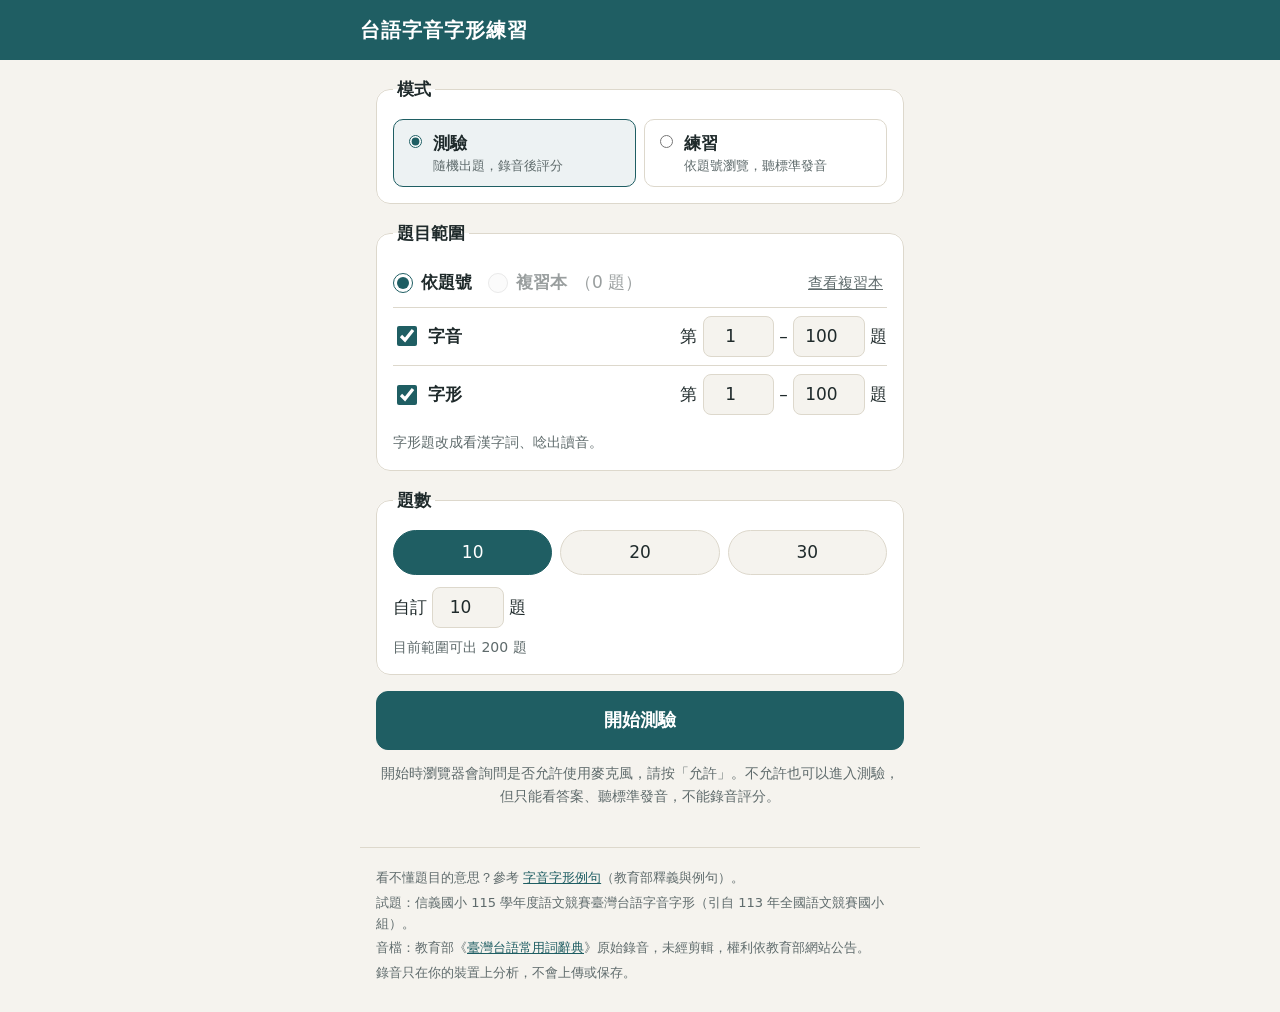
<file: index.html>
<!doctype html>
<html lang="zh-Hant-TW">
<head>
  <meta charset="utf-8">
  <meta name="viewport" content="width=device-width, initial-scale=1, viewport-fit=cover">
  <meta name="description" content="台灣台語字音字形讀音練習：看題目唸出台語讀音，系統比對標準發音並給分。">
  <title>台語字音字形練習</title>
  <link rel="stylesheet" href="css/style.css">
  <script type="module" src="js/app.js"></script>
</head>
<body>
  <header class="topbar">
    <h1>台語字音字形練習</h1>
  </header>

  <main>
    <p id="loading" class="status">載入題庫中…</p>

    <!-- 測驗設定 -->
    <section id="setup" hidden>
      <form id="setup-form" novalidate>
        <fieldset class="card">
          <legend>模式</legend>
          <div class="modes">
            <label class="mode">
              <input type="radio" name="mode" value="quiz" checked>
              <span><b>測驗</b><small>隨機出題，錄音後評分</small></span>
            </label>
            <label class="mode">
              <input type="radio" name="mode" value="practice">
              <span><b>練習</b><small>依題號瀏覽，聽標準發音</small></span>
            </label>
          </div>
        </fieldset>

        <fieldset class="card">
          <legend>題目範圍</legend>
          <div class="sources">
            <label class="check"><input type="radio" name="source" value="range" checked> 依題號</label>
            <label class="check"><input type="radio" name="source" value="review"> 複習本<span id="review-count"></span></label>
            <button type="button" id="open-review" class="link">查看複習本</button>
          </div>
          <div id="range-fields">
            <div class="range-row" data-section="字音">
              <label class="check"><input type="checkbox" name="section" value="字音" checked> 字音</label>
              <span class="range">第 <input type="number" name="from" inputmode="numeric" min="1" max="100" value="1"> –
                <input type="number" name="to" inputmode="numeric" min="1" max="100" value="100"> 題</span>
            </div>
            <div class="range-row" data-section="字形">
              <label class="check"><input type="checkbox" name="section" value="字形" checked> 字形</label>
              <span class="range">第 <input type="number" name="from" inputmode="numeric" min="1" max="100" value="1"> –
                <input type="number" name="to" inputmode="numeric" min="1" max="100" value="100"> 題</span>
            </div>
            <p class="hint">字形題改成看漢字詞、唸出讀音。</p>
          </div>
          <p id="review-hint" class="hint" hidden>只出複習本裡的題目。</p>
        </fieldset>

        <p id="practice-info" class="hint" hidden></p>

        <fieldset id="count-field" class="card">
          <legend>題數</legend>
          <div class="chips" role="group" aria-label="常用題數">
            <button type="button" class="chip" data-count="10">10</button>
            <button type="button" class="chip" data-count="20">20</button>
            <button type="button" class="chip" data-count="30">30</button>
          </div>
          <label class="count-input">自訂 <input type="number" id="count" inputmode="numeric" min="1" value="10"> 題</label>
          <p id="available" class="hint"></p>
        </fieldset>

        <p id="setup-error" class="error" role="alert" hidden></p>
        <button type="submit" id="start" class="primary big">開始測驗</button>
        <p id="mic-hint" class="hint center">開始時瀏覽器會詢問是否允許使用麥克風，請按「允許」。不允許也可以進入測驗，但只能看答案、聽標準發音，不能錄音評分。</p>
      </form>
    </section>

    <!-- 作答 -->
    <section id="quiz" hidden>
      <div class="progress-row">
        <span id="progress"></span>
        <button type="button" id="quit" class="link">結束測驗</button>
      </div>
      <div class="progress-bar"><div id="progress-fill"></div></div>

      <div class="card question">
        <div class="q-head">
          <p id="q-label" class="q-label"></p>
          <button type="button" id="review-toggle" class="review-toggle"></button>
        </div>
        <p id="q-prompt" class="q-prompt"></p>
        <p id="q-speak" class="q-speak" hidden></p>
      </div>

      <div id="record-area" class="record-area">
        <button type="button" id="record" class="record" aria-describedby="record-status">
          <svg class="record-icon" viewBox="0 0 24 24" aria-hidden="true">
            <rect x="8.5" y="2.5" width="7" height="12" rx="3.5" />
            <path d="M5 11a7 7 0 0 0 14 0M12 18v3.5M8.5 21.5h7" />
          </svg>
          <span class="record-label">按住說話</span>
        </button>
        <p id="record-status" class="status" aria-live="polite">按住按鈕唸出讀音，唸完再放開</p>
        <button type="button" id="show-answer" class="link">不會唸？看答案</button>
      </div>

      <div id="feedback" class="card feedback" hidden>
        <div id="score-row" class="score-row">
          <div id="score" class="score"></div>
          <div>
            <p id="score-text" class="score-text"></p>
            <p id="score-parts" class="score-parts"></p>
          </div>
        </div>
        <ul id="warnings" class="warnings"></ul>
        <dl id="answer" class="answer"></dl>
        <p id="accent-note" class="note" hidden></p>
        <pre id="debug" class="debug" hidden></pre>
        <p class="hint score-hint">分數由聲音比對而來，僅供練習參考。</p>
      </div>

      <div id="actions" class="actions">
        <button type="button" id="play-ref" class="secondary" disabled>🔊 標準發音</button>
        <span id="char-buttons"></span>
        <button type="button" id="play-mine" class="secondary" disabled>聽我的錄音</button>
        <button type="button" id="toggle-answer" class="secondary" hidden>隱藏讀音</button>
      </div>
      <div class="nav">
        <button type="button" id="prev" class="secondary big" hidden>上一題</button>
        <button type="button" id="next" class="primary big">下一題</button>
      </div>
    </section>

    <!-- 結果 -->
    <section id="result" hidden>
      <div class="card result-summary">
        <p class="hint">平均分數</p>
        <p id="avg" class="avg"></p>
        <p id="result-meta" class="hint"></p>
      </div>
      <ol id="result-list" class="result-list"></ol>
      <button type="button" id="retry-low" class="primary big">只重練 60 分以下的題目</button>
      <button type="button" id="add-low" class="secondary big">60 分以下的都加入複習本</button>
      <button type="button" id="restart" class="secondary big">重新設定</button>
    </section>

    <!-- 複習本 -->
    <section id="review" hidden>
      <div class="progress-row">
        <span id="review-title"></span>
        <button type="button" id="review-back" class="link">返回設定</button>
      </div>
      <p id="review-empty" class="card hint" hidden>複習本是空的。練習時，或測驗看完答案後，按題目右上角的「☆ 加入複習本」就會收進來。</p>
      <ol id="review-list" class="result-list"></ol>
      <button type="button" id="review-clear" class="secondary big">清空複習本</button>
      <button type="button" id="review-done" class="primary big">返回設定</button>
    </section>
  </main>

  <footer>
    <p>看不懂題目的意思？參考 <a href="examples.html">字音字形例句</a>（教育部釋義與例句）。</p>
    <p>試題：信義國小 115 學年度語文競賽臺灣台語字音字形（引自 113 年全國語文競賽國小組）。</p>
    <p>音檔：教育部《<a href="https://sutian.moe.edu.tw/" target="_blank" rel="noopener">臺灣台語常用詞辭典</a>》原始錄音，未經剪輯，權利依教育部網站公告。</p>
    <p>錄音只在你的裝置上分析，不會上傳或保存。</p>
  </footer>
</body>
</html>
</file>
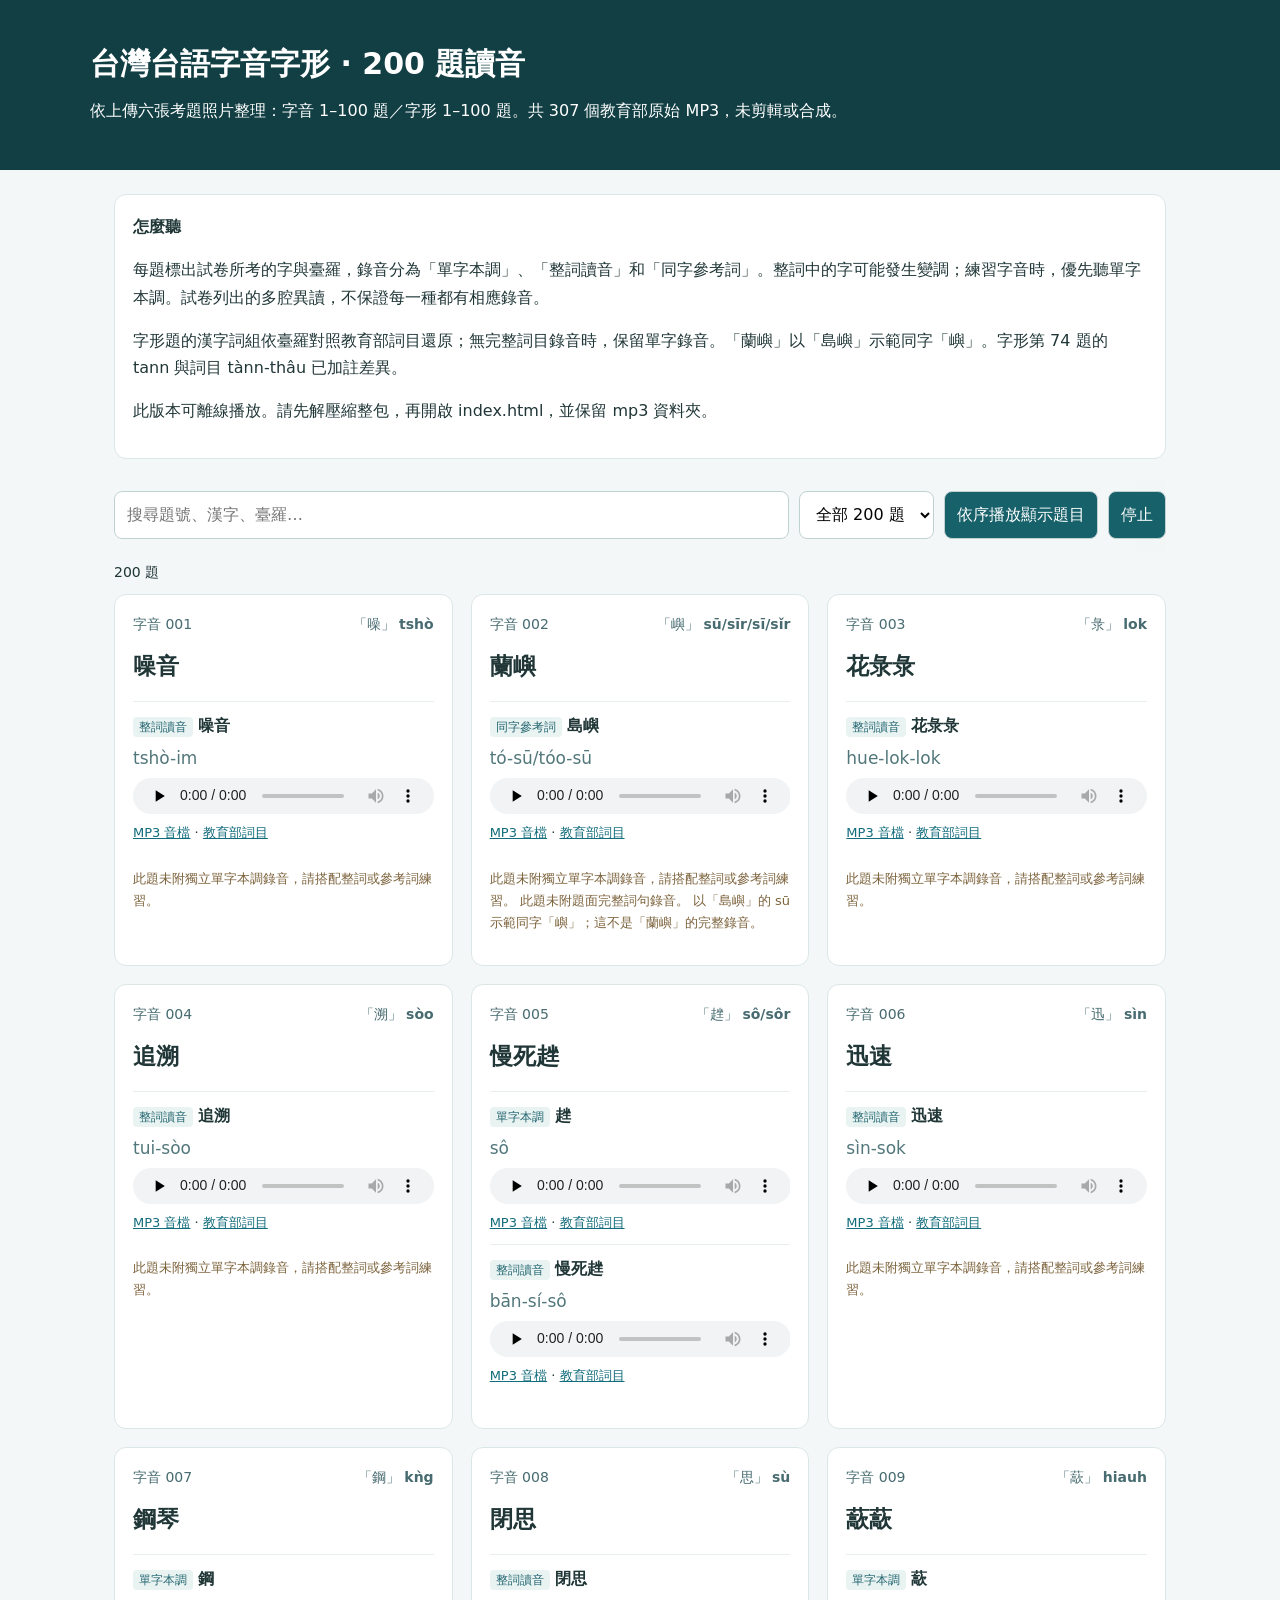
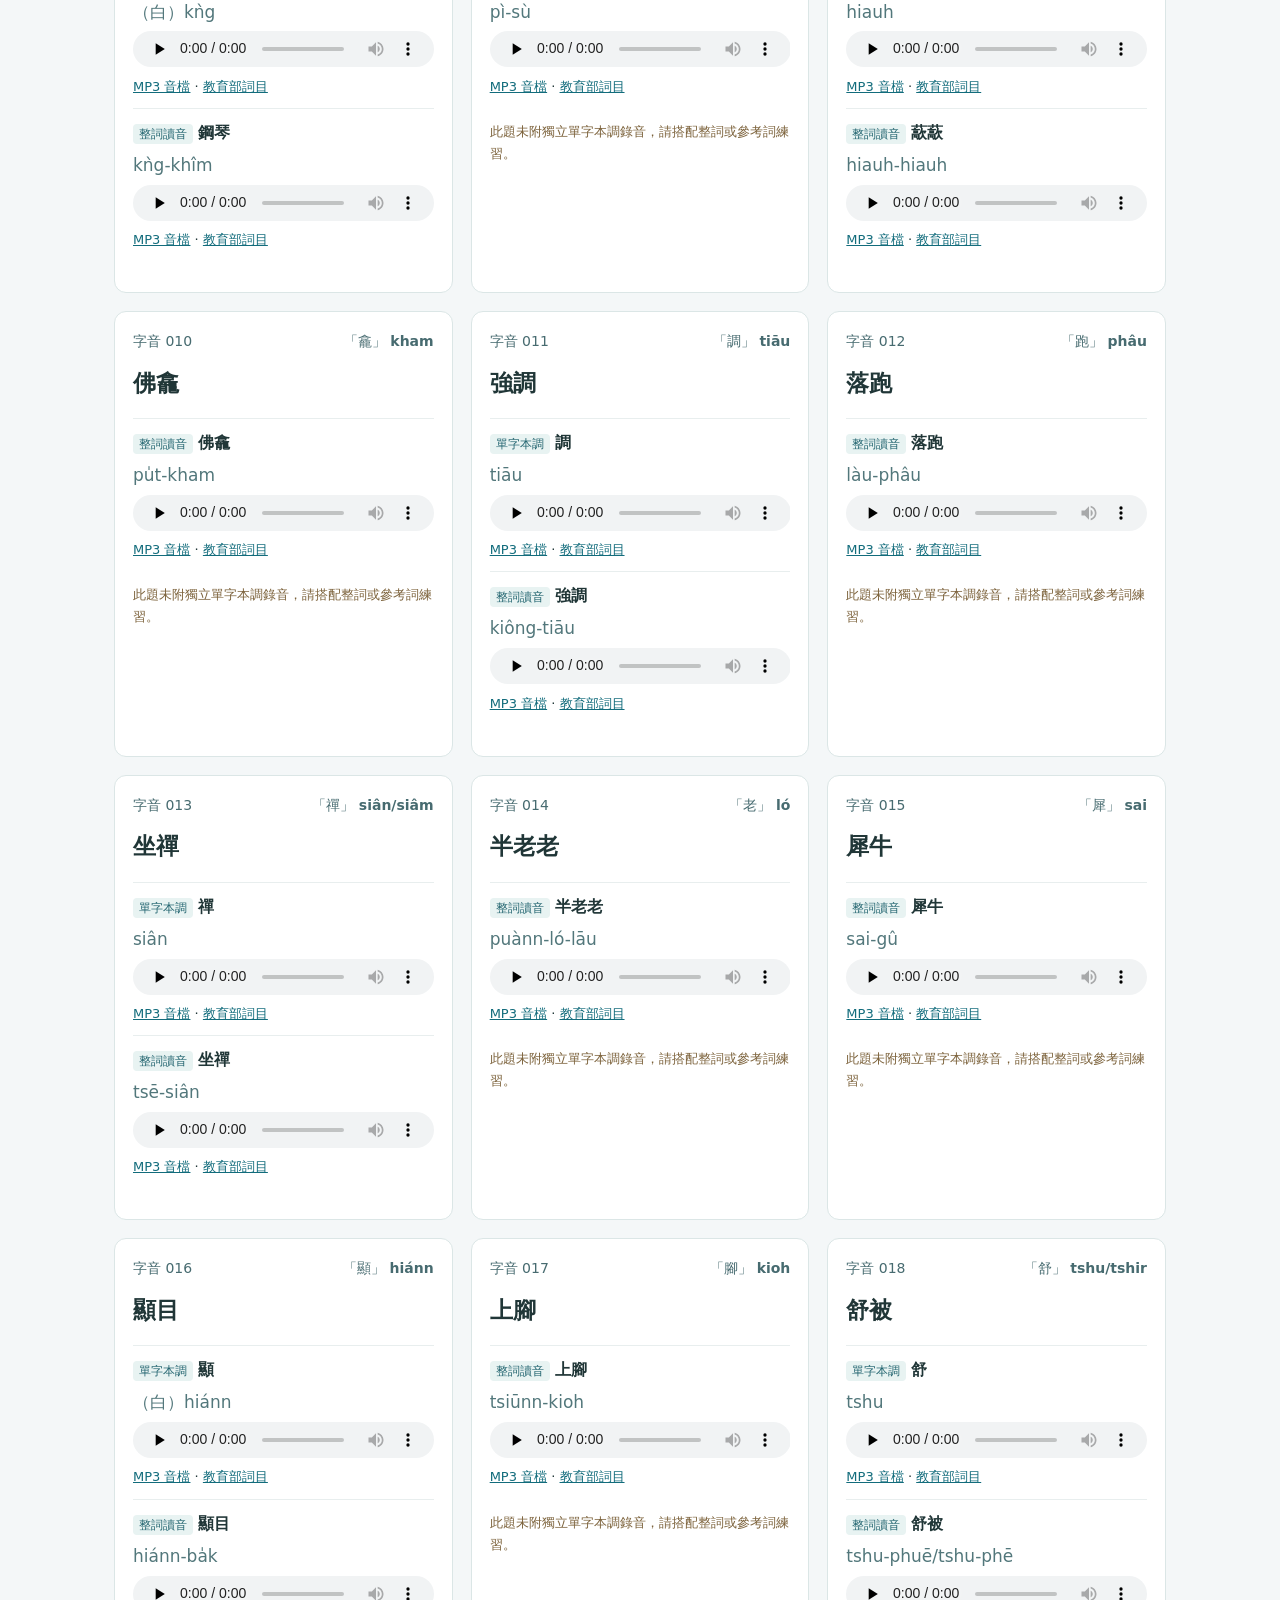
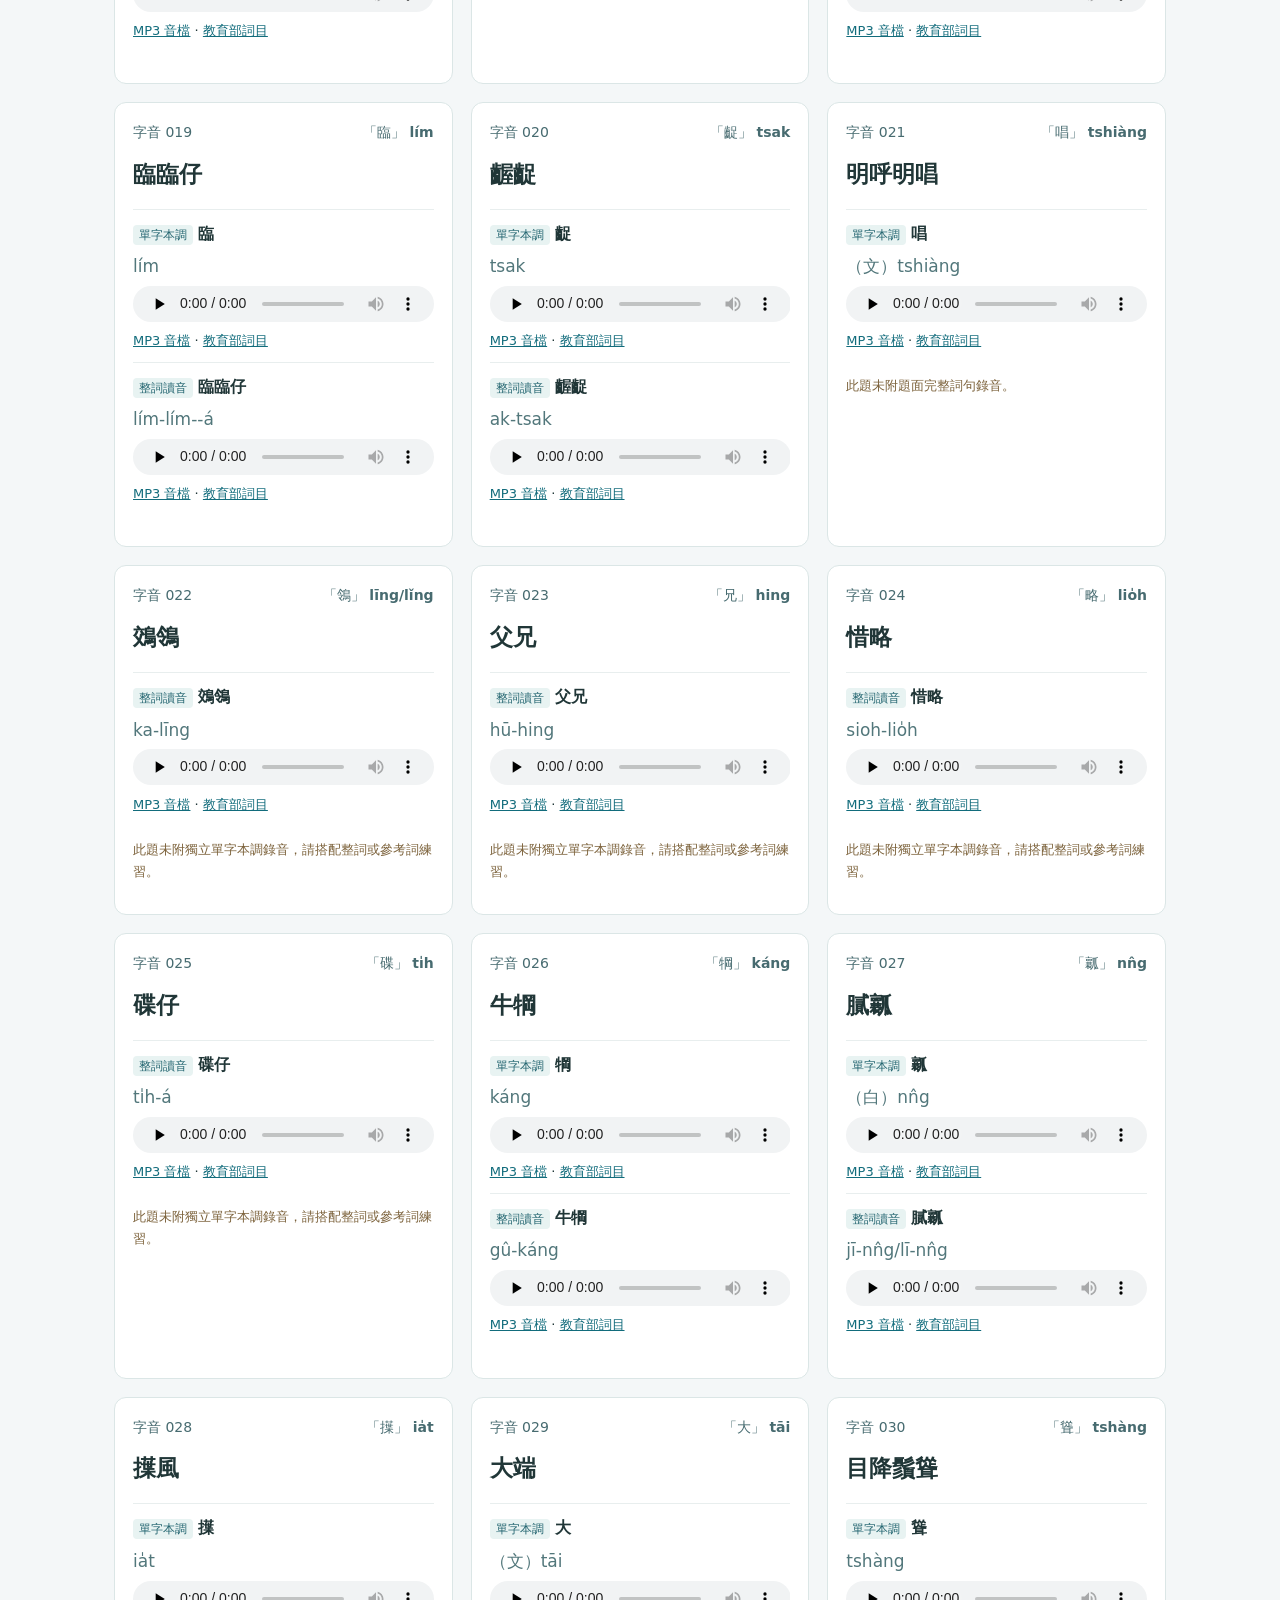
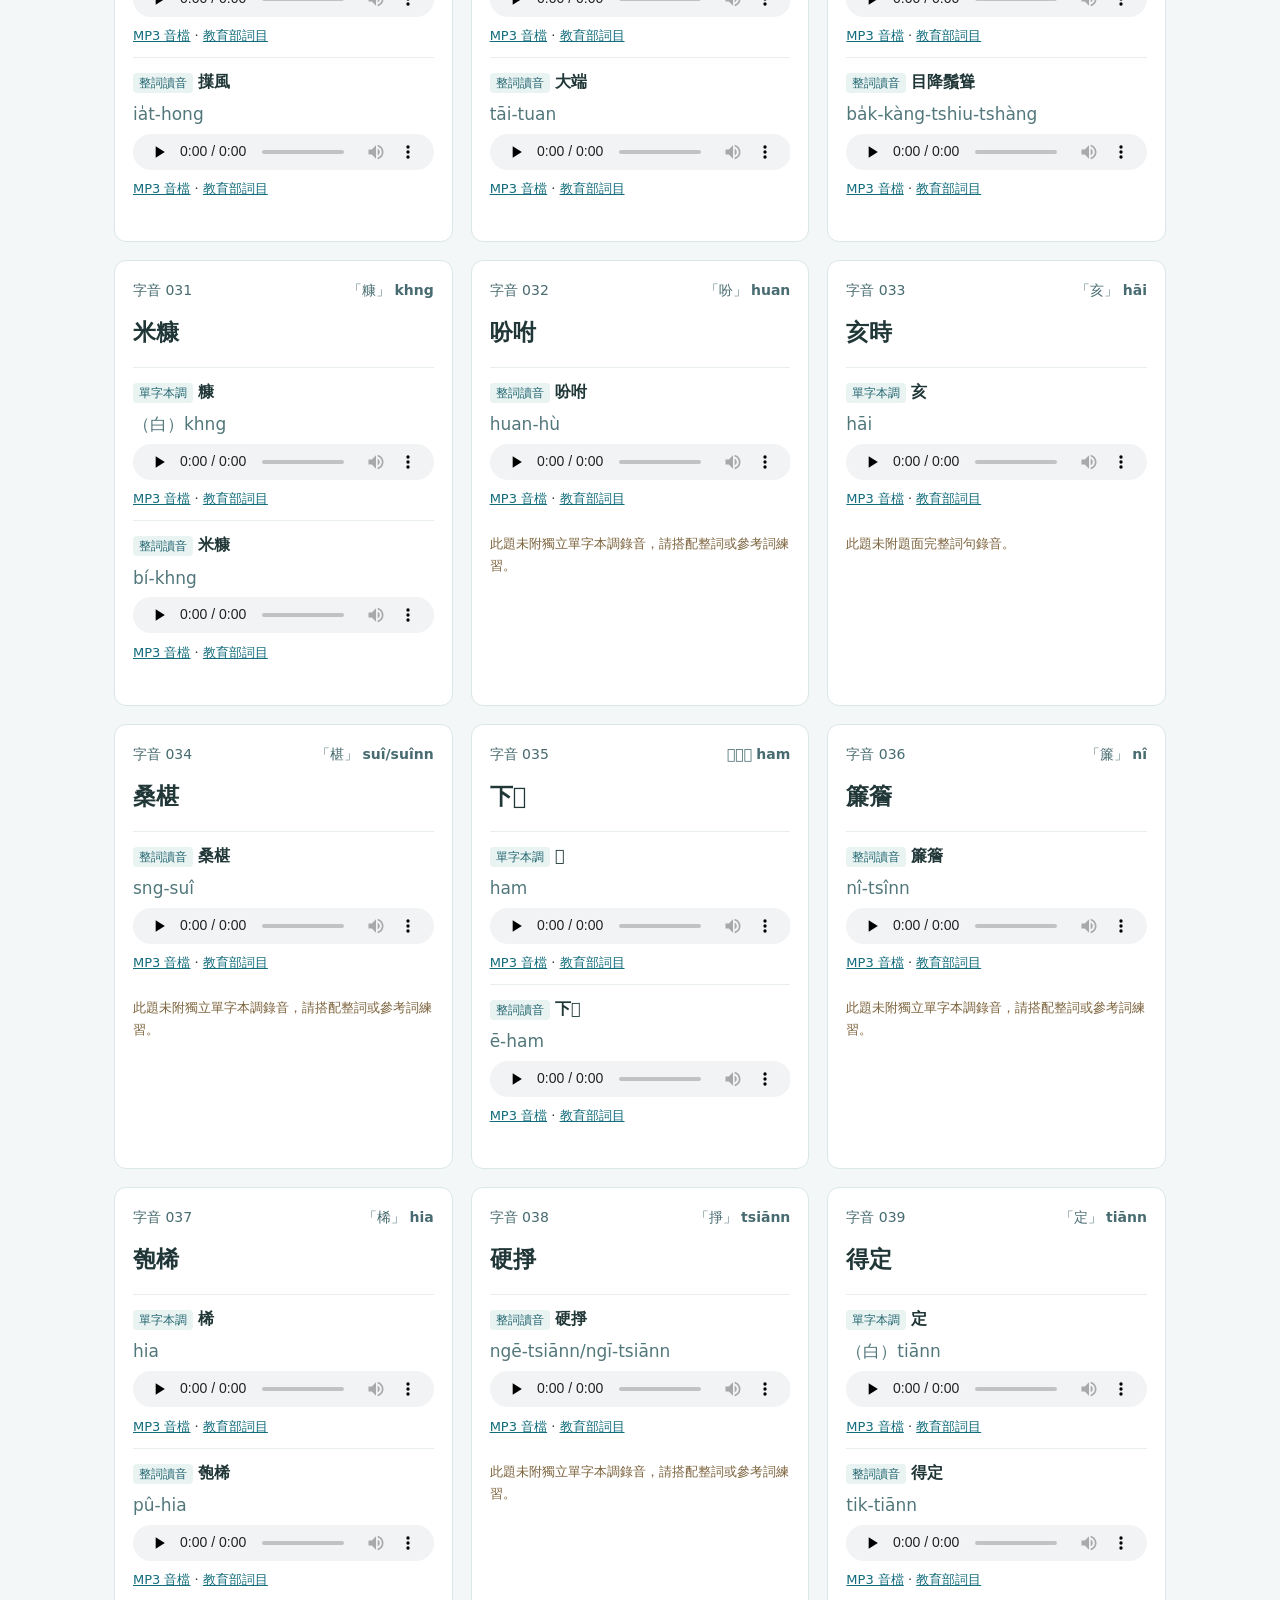
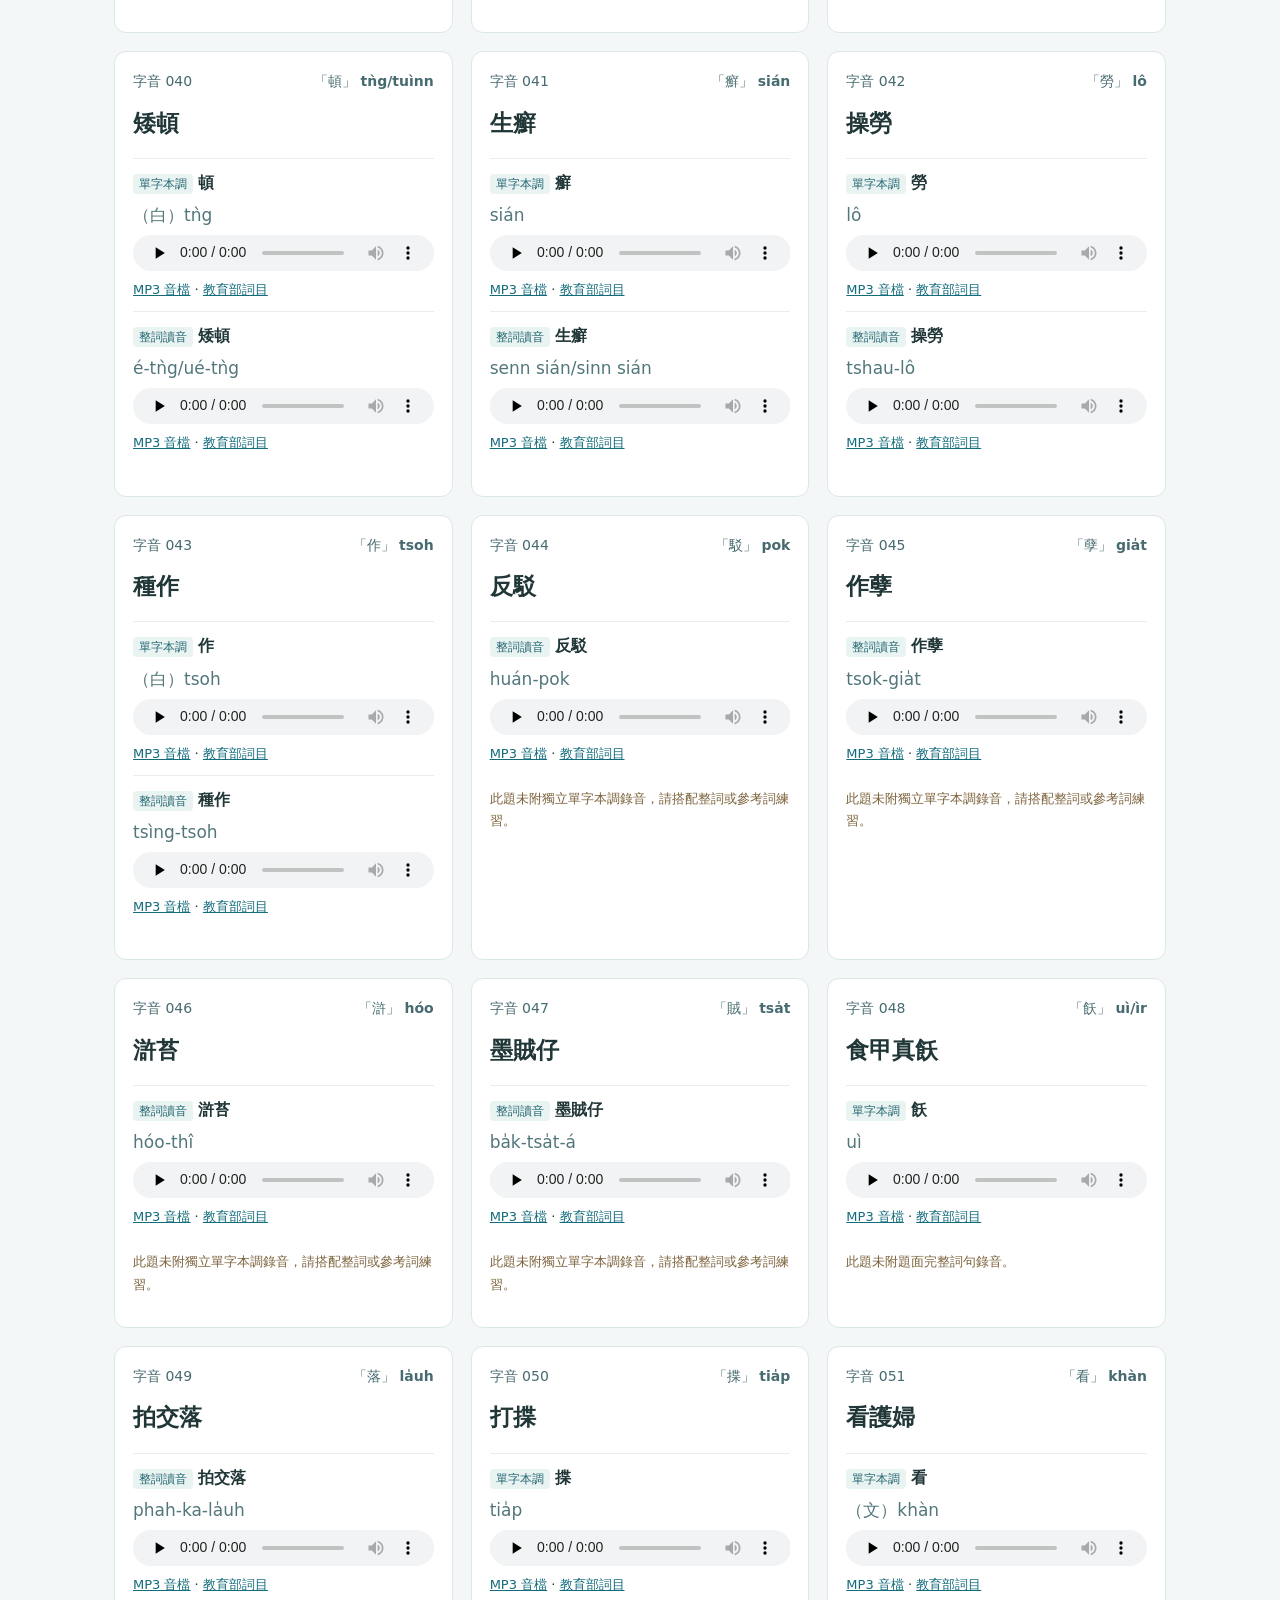
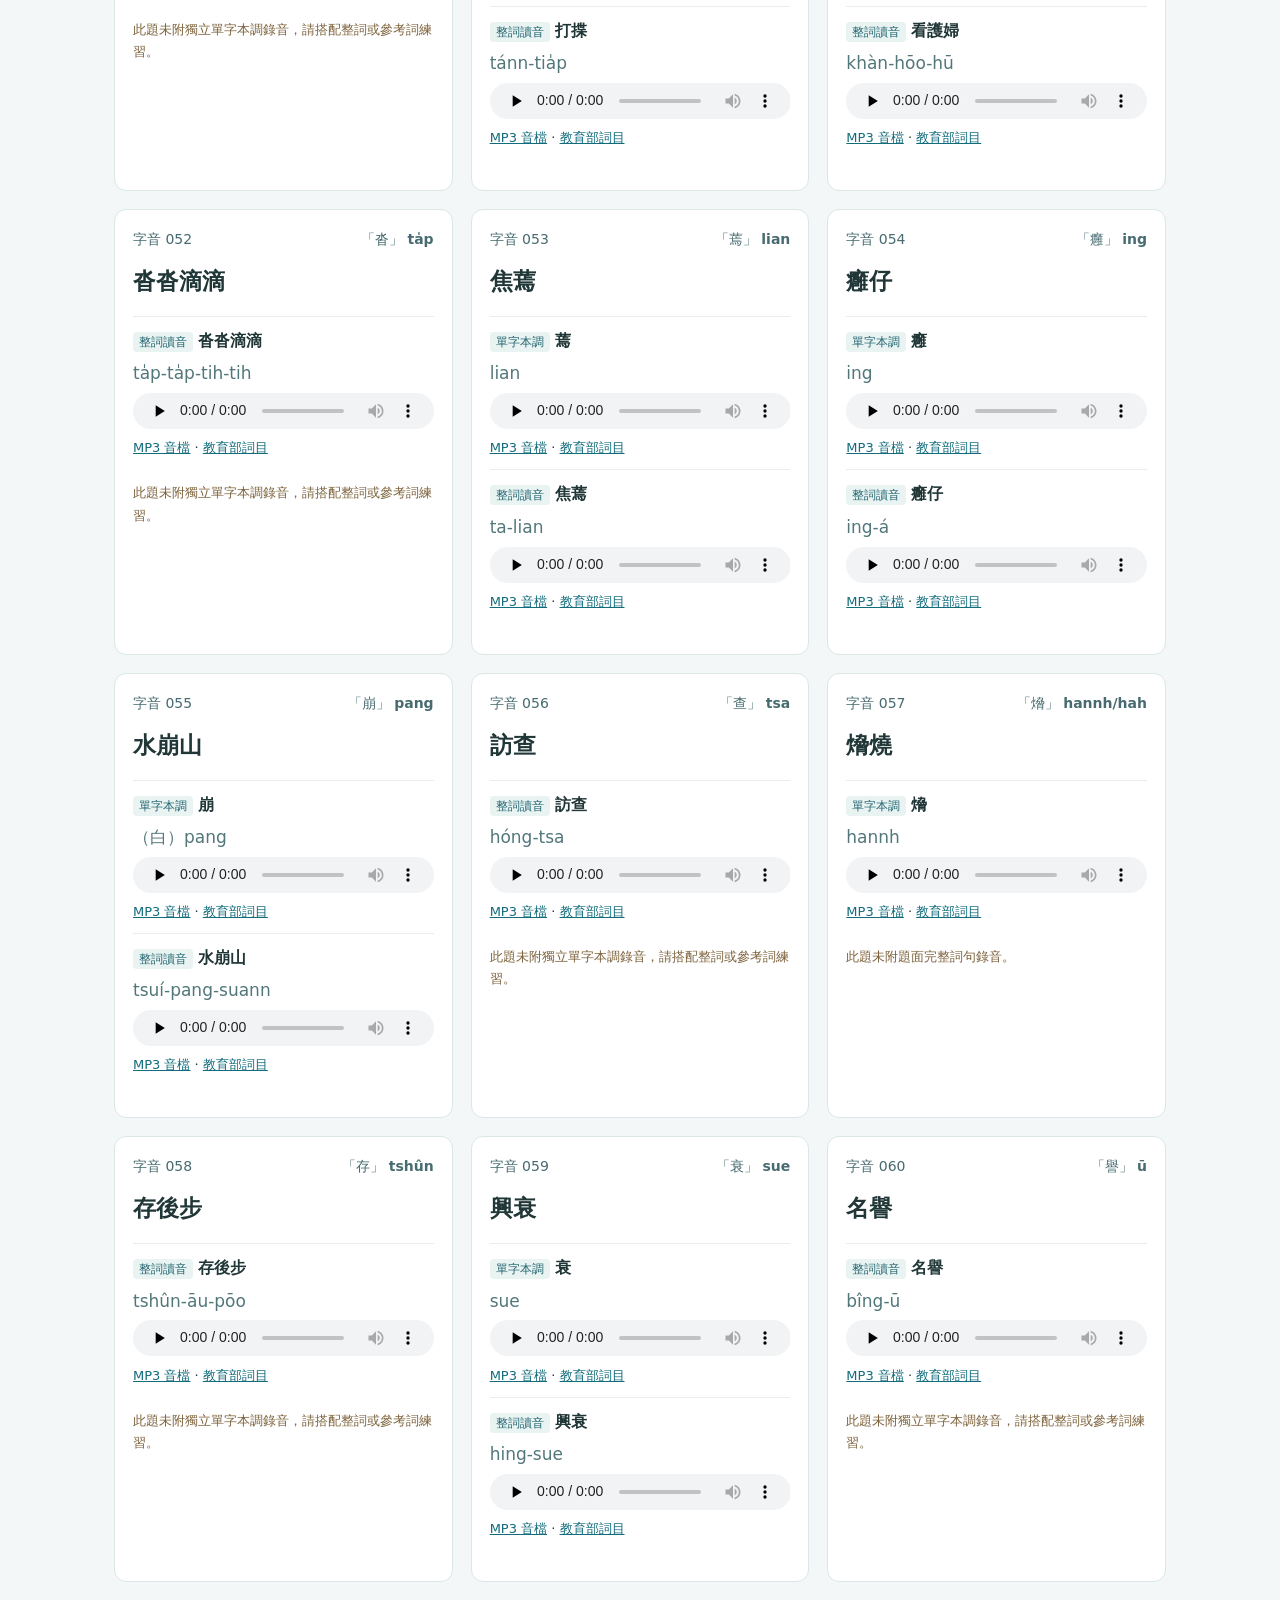
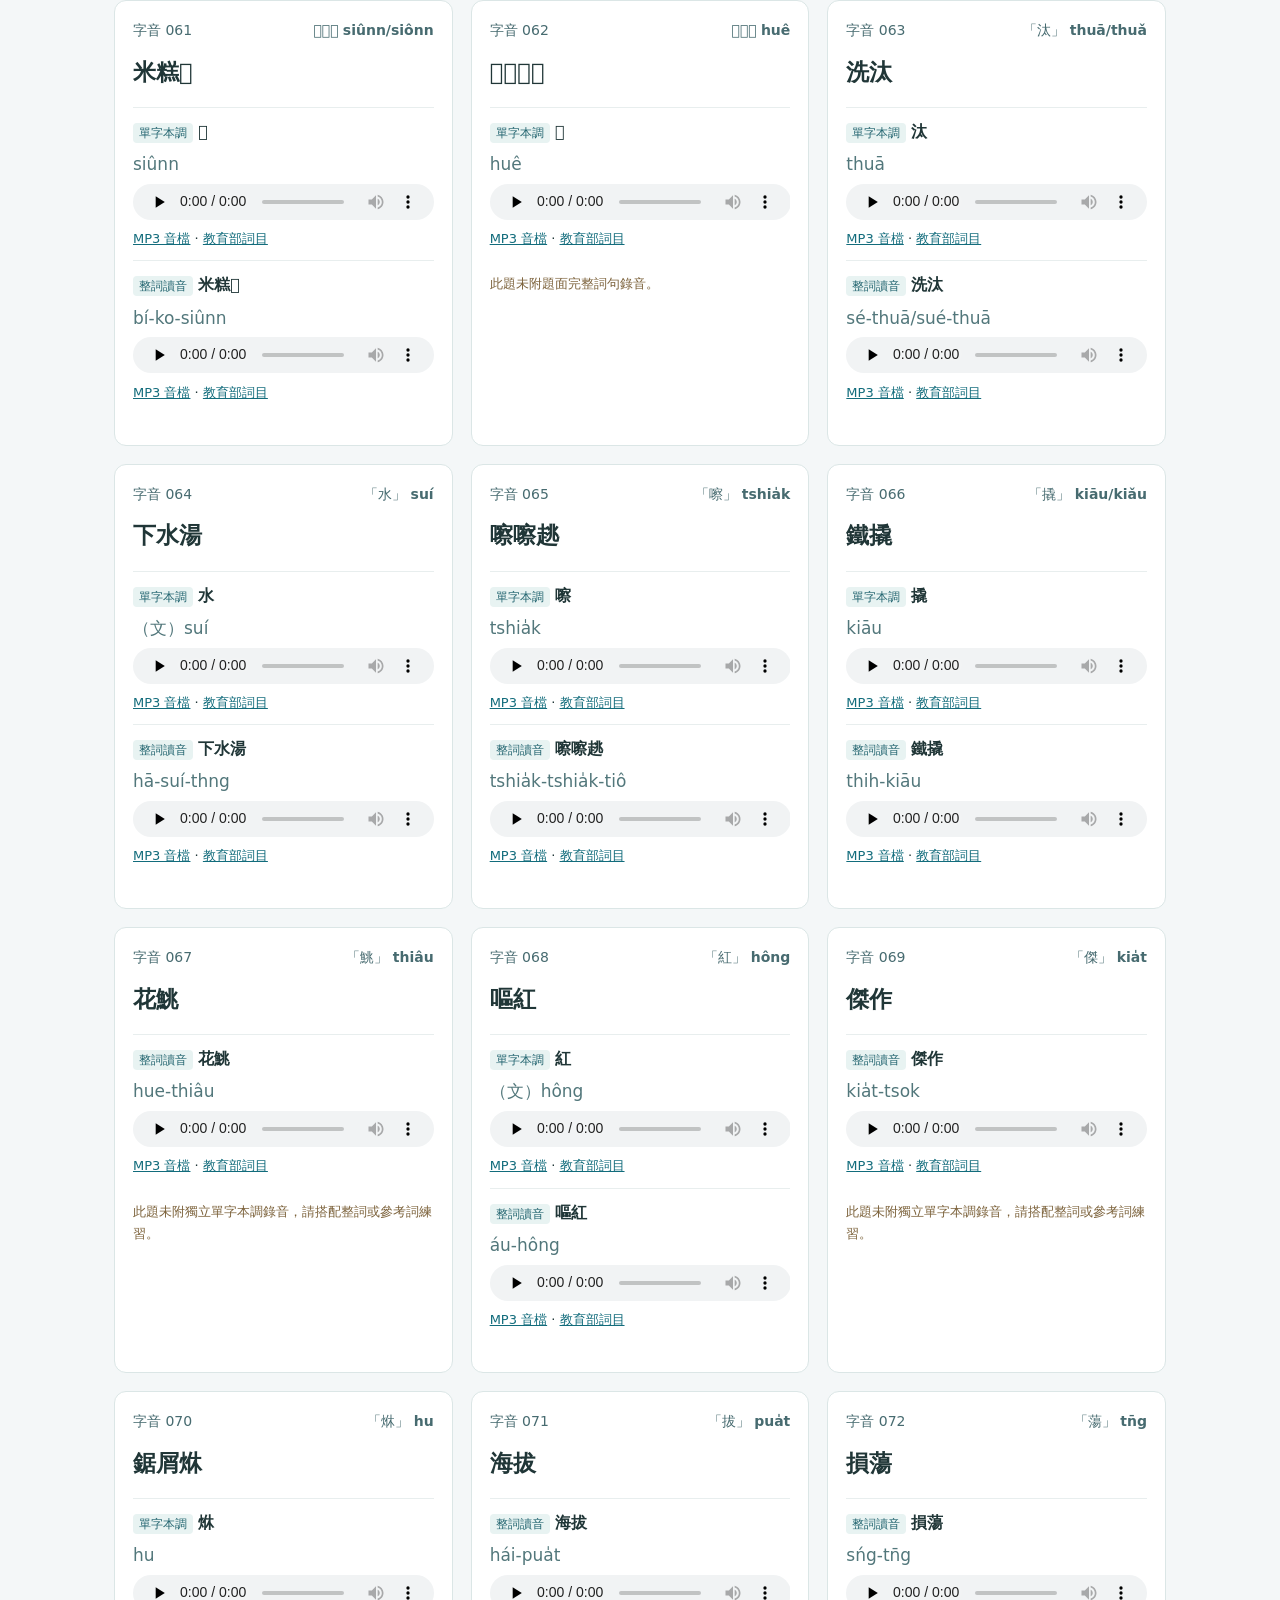
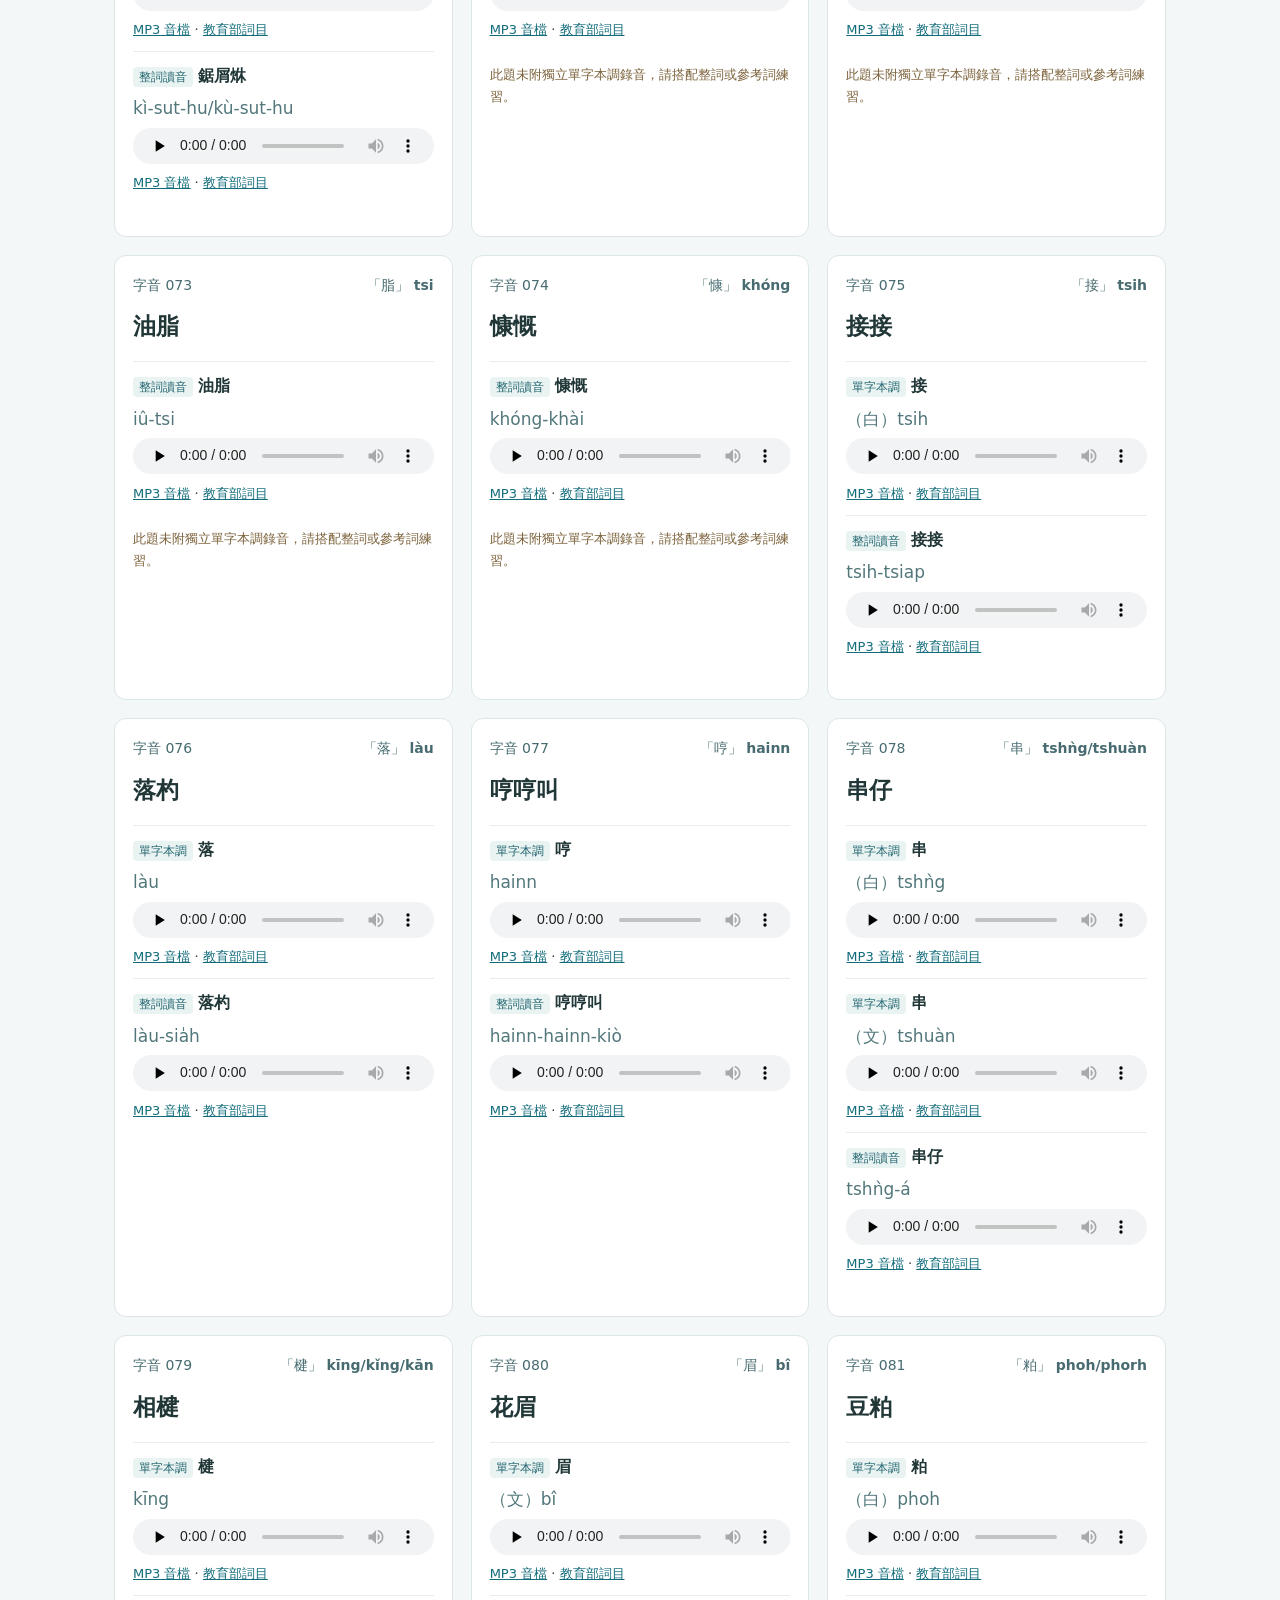
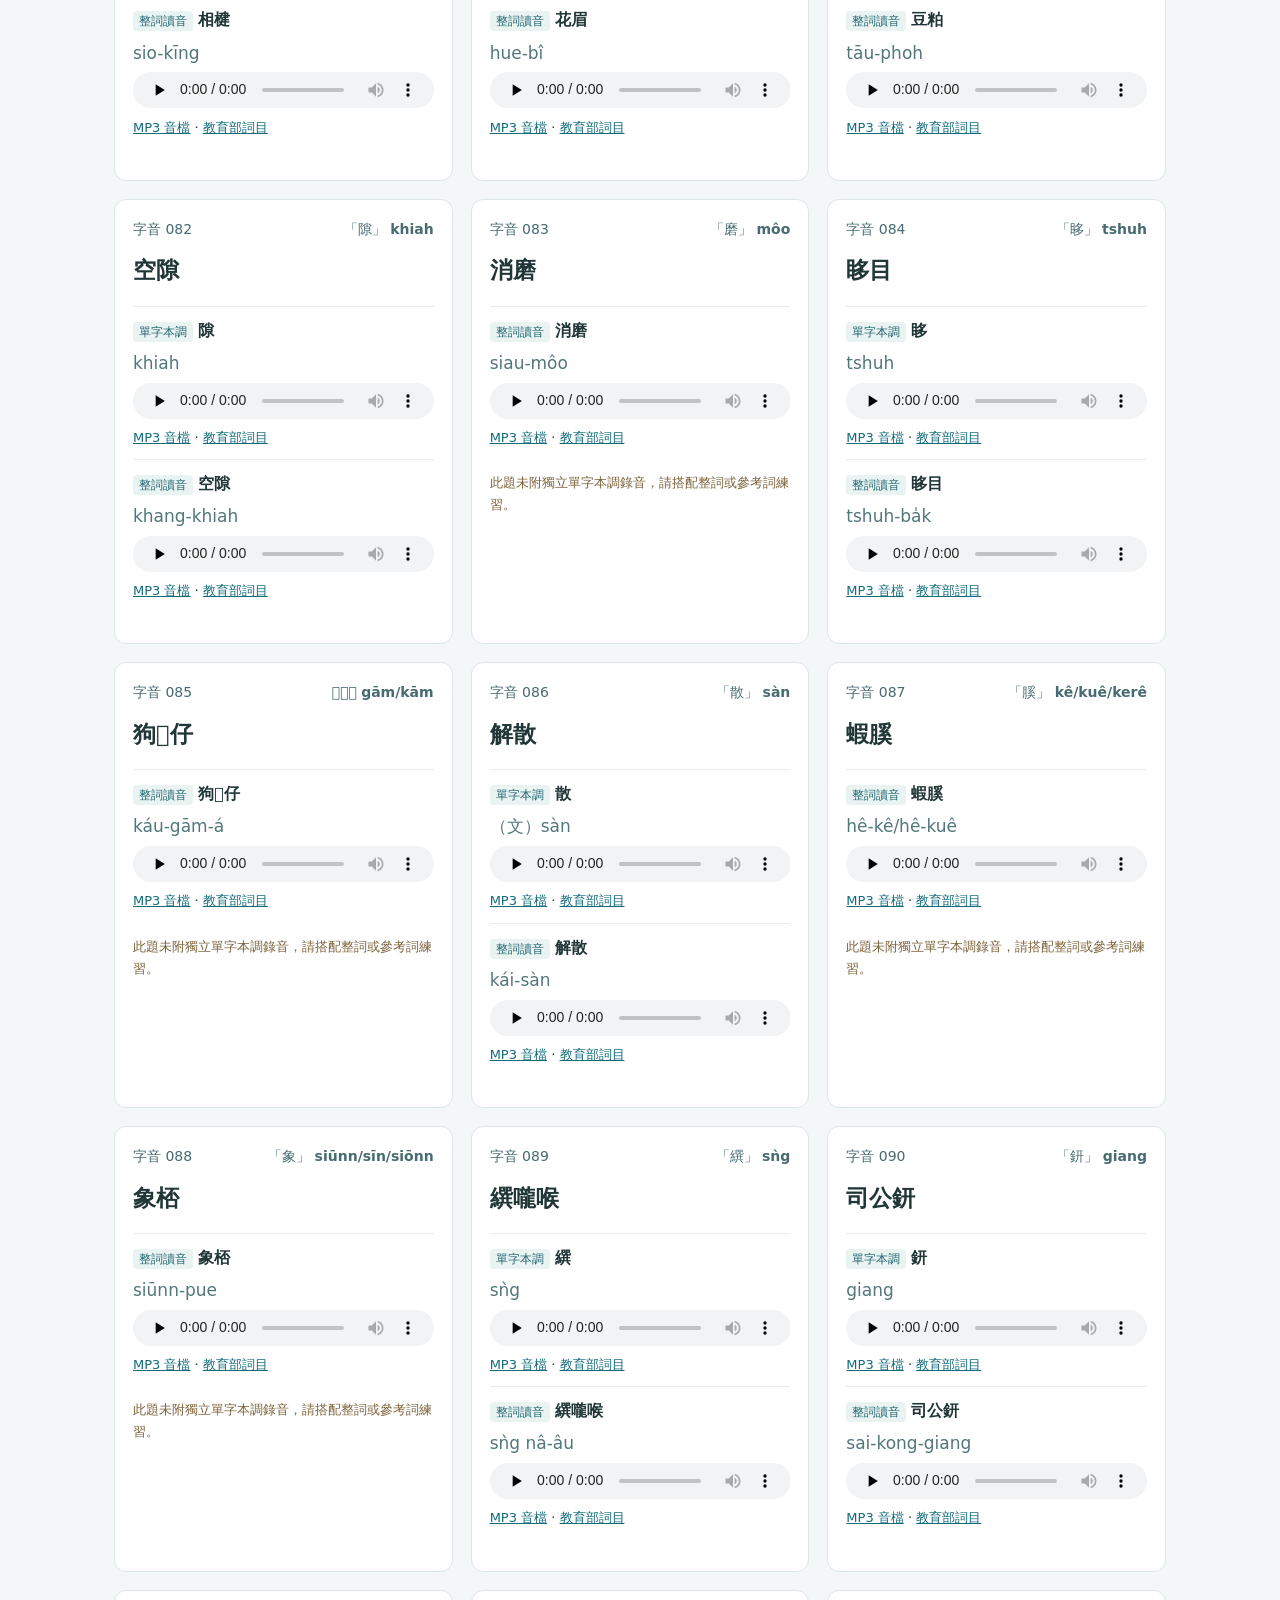
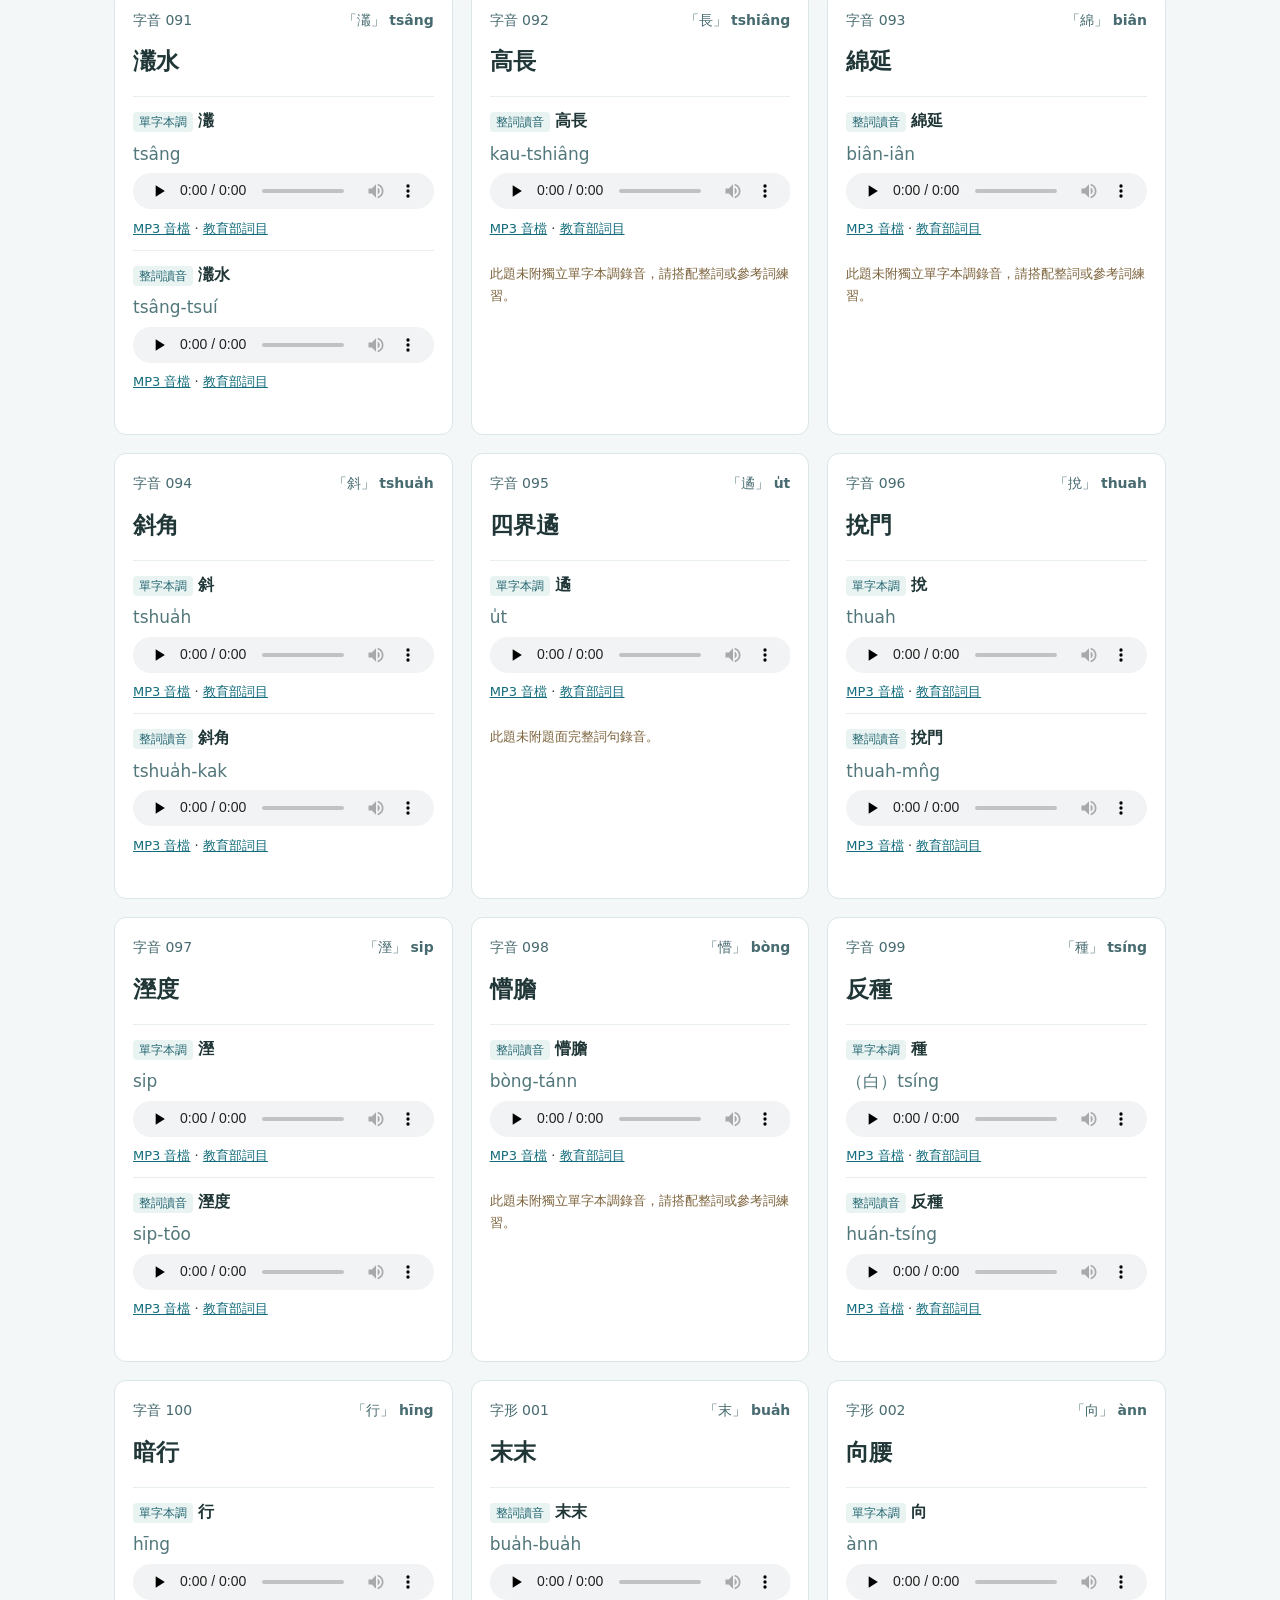
<file: taiwanese-pronunciation-200-mp3/index.html>
<!doctype html><html lang="zh-Hant"><meta charset="utf-8"><meta name="viewport" content="width=device-width,initial-scale=1"><title>台灣台語字音字形｜200 題讀音清單</title><style>
*{box-sizing:border-box}body{margin:0;background:#f4f7f8;color:#203637;font:16px/1.7 system-ui,"Microsoft JhengHei",sans-serif}header{background:#123f44;color:white;padding:38px 24px}header>div,main{max-width:1100px;margin:auto}h1{font-size:30px;margin:0 0 8px}header p{margin:8px 0;max-width:950px}main{padding:24px}.intro{background:white;border:1px solid #dbe6e6;border-radius:12px;padding:18px;margin-bottom:20px}.toolbar{display:flex;gap:10px;flex-wrap:wrap;position:sticky;top:0;background:#f4f7f8ed;padding:12px 0;z-index:2}input,select,button{font:inherit;padding:9px 12px;border:1px solid #c0d1d1;border-radius:8px;background:white}input{flex:1;min-width:180px}button{cursor:pointer;background:#17616a;color:white}#grid{display:grid;grid-template-columns:repeat(auto-fit,minmax(310px,1fr));gap:18px}article{background:white;border:1px solid #dbe6e6;border-radius:12px;padding:18px}article[hidden]{display:none}.qtop{display:flex;justify-content:space-between;gap:12px;font-size:14px;color:#476b70}.target{text-align:right}h2{font-size:23px;margin:10px 0 15px}.clip{padding:10px 0;border-top:1px solid #e8eeee}.badge{font-size:12px;color:#236570;background:#e8f3f2;padding:3px 6px;border-radius:4px}.pin{display:block;color:#52777b;margin:5px 0;font-size:17px}audio{width:100%;height:36px}.links{font-size:13px}a{color:#126c7c}.note{font-size:13px;color:#7c623b}.footer{font-size:13px;margin-top:30px;color:#536b6e}#count{margin:10px 0;font-size:14px}</style><header><div><h1>台灣台語字音字形 · 200 題讀音</h1><p>依上傳六張考題照片整理：字音 1–100 題／字形 1–100 題。共 307 個教育部原始 MP3，未剪輯或合成。</p></div></header><main><div class="intro"><strong>怎麼聽</strong><p>每題標出試卷所考的字與臺羅，錄音分為「單字本調」、「整詞讀音」和「同字參考詞」。整詞中的字可能發生變調；練習字音時，優先聽單字本調。試卷列出的多腔異讀，不保證每一種都有相應錄音。</p><p>字形題的漢字詞組依臺羅對照教育部詞目還原；無完整詞目錄音時，保留單字錄音。「蘭嶼」以「島嶼」示範同字「嶼」。字形第 74 題的 tann 與詞目 tànn-thâu 已加註差異。</p><p>此版本可離線播放。請先解壓縮整包，再開啟 index.html，並保留 mp3 資料夾。</p></div><div class="toolbar"><input id="q" placeholder="搜尋題號、漢字、臺羅…" aria-label="搜尋"><select id="sec" aria-label="題目類型"><option value="">全部 200 題</option>字音</option><option>字形</option></select><button id="play">依序播放顯示題目</button><button id="stop">停止</button></div><p id="count">200 題</p><div id="grid"><article data-sec="字音" data-search="字音 001 噪音 噪 tshò"><div class="qtop"><span>字音 001</span><span class="target">「噪」 <b>tshò</b></span></div><h2>噪音</h2><div class="clip"><span class="badge">整詞讀音</span> <strong>噪音</strong><span class="pin">tshò-im</span><audio preload="none" controls src="mp3/A001_1_噪音.mp3"></audio><div class="links"><a href="mp3/A001_1_噪音.mp3" target="_blank" download>MP3 音檔</a> · <a href="https://sutian.moe.edu.tw/zh-hant/su/23530/" target="_blank" rel="noopener">教育部詞目</a></div></div><p class="note">此題未附獨立單字本調錄音，請搭配整詞或參考詞練習。</p></article><article data-sec="字音" data-search="字音 002 蘭嶼 嶼 sū/sīr/sī/sǐr"><div class="qtop"><span>字音 002</span><span class="target">「嶼」 <b>sū/sīr/sī/sǐr</b></span></div><h2>蘭嶼</h2><div class="clip"><span class="badge">同字參考詞</span> <strong>島嶼</strong><span class="pin">tó-sū/tóo-sū</span><audio preload="none" controls src="mp3/A002_1_島嶼.mp3"></audio><div class="links"><a href="mp3/A002_1_島嶼.mp3" target="_blank" download>MP3 音檔</a> · <a href="https://sutian.moe.edu.tw/zh-hant/su/26318/" target="_blank" rel="noopener">教育部詞目</a></div></div><p class="note">此題未附獨立單字本調錄音，請搭配整詞或參考詞練習。 此題未附題面完整詞句錄音。 以「島嶼」的 sū 示範同字「嶼」；這不是「蘭嶼」的完整錄音。</p></article><article data-sec="字音" data-search="字音 003 花彔彔 彔 lok"><div class="qtop"><span>字音 003</span><span class="target">「彔」 <b>lok</b></span></div><h2>花彔彔</h2><div class="clip"><span class="badge">整詞讀音</span> <strong>花彔彔</strong><span class="pin">hue-lok-lok</span><audio preload="none" controls src="mp3/A003_1_花彔彔.mp3"></audio><div class="links"><a href="mp3/A003_1_花彔彔.mp3" target="_blank" download>MP3 音檔</a> · <a href="https://sutian.moe.edu.tw/zh-hant/su/18500/" target="_blank" rel="noopener">教育部詞目</a></div></div><p class="note">此題未附獨立單字本調錄音，請搭配整詞或參考詞練習。</p></article><article data-sec="字音" data-search="字音 004 追溯 溯 sòo"><div class="qtop"><span>字音 004</span><span class="target">「溯」 <b>sòo</b></span></div><h2>追溯</h2><div class="clip"><span class="badge">整詞讀音</span> <strong>追溯</strong><span class="pin">tui-sòo</span><audio preload="none" controls src="mp3/A004_1_追溯.mp3"></audio><div class="links"><a href="mp3/A004_1_追溯.mp3" target="_blank" download>MP3 音檔</a> · <a href="https://sutian.moe.edu.tw/zh-hant/su/24090/" target="_blank" rel="noopener">教育部詞目</a></div></div><p class="note">此題未附獨立單字本調錄音，請搭配整詞或參考詞練習。</p></article><article data-sec="字音" data-search="字音 005 慢死趖 趖 sô/sôr"><div class="qtop"><span>字音 005</span><span class="target">「趖」 <b>sô/sôr</b></span></div><h2>慢死趖</h2><div class="clip"><span class="badge">單字本調</span> <strong>趖</strong><span class="pin">sô</span><audio preload="none" controls src="mp3/A005_1_趖.mp3"></audio><div class="links"><a href="mp3/A005_1_趖.mp3" target="_blank" download>MP3 音檔</a> · <a href="https://sutian.moe.edu.tw/zh-hant/su/10825/" target="_blank" rel="noopener">教育部詞目</a></div></div><div class="clip"><span class="badge">整詞讀音</span> <strong>慢死趖</strong><span class="pin">bān-sí-sô</span><audio preload="none" controls src="mp3/A005_2_慢死趖.mp3"></audio><div class="links"><a href="mp3/A005_2_慢死趖.mp3" target="_blank" download>MP3 音檔</a> · <a href="https://sutian.moe.edu.tw/zh-hant/su/28334/" target="_blank" rel="noopener">教育部詞目</a></div></div><p class="note"></p></article><article data-sec="字音" data-search="字音 006 迅速 迅 sìn"><div class="qtop"><span>字音 006</span><span class="target">「迅」 <b>sìn</b></span></div><h2>迅速</h2><div class="clip"><span class="badge">整詞讀音</span> <strong>迅速</strong><span class="pin">sìn-sok</span><audio preload="none" controls src="mp3/A006_1_迅速.mp3"></audio><div class="links"><a href="mp3/A006_1_迅速.mp3" target="_blank" download>MP3 音檔</a> · <a href="https://sutian.moe.edu.tw/zh-hant/su/22505/" target="_blank" rel="noopener">教育部詞目</a></div></div><p class="note">此題未附獨立單字本調錄音，請搭配整詞或參考詞練習。</p></article><article data-sec="字音" data-search="字音 007 鋼琴 鋼 kǹg"><div class="qtop"><span>字音 007</span><span class="target">「鋼」 <b>kǹg</b></span></div><h2>鋼琴</h2><div class="clip"><span class="badge">單字本調</span> <strong>鋼</strong><span class="pin">（白）kǹg</span><audio preload="none" controls src="mp3/A007_1_鋼.mp3"></audio><div class="links"><a href="mp3/A007_1_鋼.mp3" target="_blank" download>MP3 音檔</a> · <a href="https://sutian.moe.edu.tw/zh-hant/su/11954/" target="_blank" rel="noopener">教育部詞目</a></div></div><div class="clip"><span class="badge">整詞讀音</span> <strong>鋼琴</strong><span class="pin">kǹg-khîm</span><audio preload="none" controls src="mp3/A007_2_鋼琴.mp3"></audio><div class="links"><a href="mp3/A007_2_鋼琴.mp3" target="_blank" download>MP3 音檔</a> · <a href="https://sutian.moe.edu.tw/zh-hant/su/11977/" target="_blank" rel="noopener">教育部詞目</a></div></div><p class="note"></p></article><article data-sec="字音" data-search="字音 008 閉思 思 sù"><div class="qtop"><span>字音 008</span><span class="target">「思」 <b>sù</b></span></div><h2>閉思</h2><div class="clip"><span class="badge">整詞讀音</span> <strong>閉思</strong><span class="pin">pì-sù</span><audio preload="none" controls src="mp3/A008_1_閉思.mp3"></audio><div class="links"><a href="mp3/A008_1_閉思.mp3" target="_blank" download>MP3 音檔</a> · <a href="https://sutian.moe.edu.tw/zh-hant/su/8045/" target="_blank" rel="noopener">教育部詞目</a></div></div><p class="note">此題未附獨立單字本調錄音，請搭配整詞或參考詞練習。</p></article><article data-sec="字音" data-search="字音 009 藃藃 藃 hiauh"><div class="qtop"><span>字音 009</span><span class="target">「藃」 <b>hiauh</b></span></div><h2>藃藃</h2><div class="clip"><span class="badge">單字本調</span> <strong>藃</strong><span class="pin">hiauh</span><audio preload="none" controls src="mp3/A009_1_藃.mp3"></audio><div class="links"><a href="mp3/A009_1_藃.mp3" target="_blank" download>MP3 音檔</a> · <a href="https://sutian.moe.edu.tw/zh-hant/su/12588/" target="_blank" rel="noopener">教育部詞目</a></div></div><div class="clip"><span class="badge">整詞讀音</span> <strong>藃藃</strong><span class="pin">hiauh-hiauh</span><audio preload="none" controls src="mp3/A009_2_藃藃.mp3"></audio><div class="links"><a href="mp3/A009_2_藃藃.mp3" target="_blank" download>MP3 音檔</a> · <a href="https://sutian.moe.edu.tw/zh-hant/su/12610/" target="_blank" rel="noopener">教育部詞目</a></div></div><p class="note"></p></article><article data-sec="字音" data-search="字音 010 佛龕 龕 kham"><div class="qtop"><span>字音 010</span><span class="target">「龕」 <b>kham</b></span></div><h2>佛龕</h2><div class="clip"><span class="badge">整詞讀音</span> <strong>佛龕</strong><span class="pin">pu̍t-kham</span><audio preload="none" controls src="mp3/A010_1_佛龕.mp3"></audio><div class="links"><a href="mp3/A010_1_佛龕.mp3" target="_blank" download>MP3 音檔</a> · <a href="https://sutian.moe.edu.tw/zh-hant/su/2943/" target="_blank" rel="noopener">教育部詞目</a></div></div><p class="note">此題未附獨立單字本調錄音，請搭配整詞或參考詞練習。</p></article><article data-sec="字音" data-search="字音 011 強調 調 tiāu"><div class="qtop"><span>字音 011</span><span class="target">「調」 <b>tiāu</b></span></div><h2>強調</h2><div class="clip"><span class="badge">單字本調</span> <strong>調</strong><span class="pin">tiāu</span><audio preload="none" controls src="mp3/A011_1_調.mp3"></audio><div class="links"><a href="mp3/A011_1_調.mp3" target="_blank" download>MP3 音檔</a> · <a href="https://sutian.moe.edu.tw/zh-hant/su/11354/" target="_blank" rel="noopener">教育部詞目</a></div></div><div class="clip"><span class="badge">整詞讀音</span> <strong>強調</strong><span class="pin">kiông-tiāu</span><audio preload="none" controls src="mp3/A011_2_強調.mp3"></audio><div class="links"><a href="mp3/A011_2_強調.mp3" target="_blank" download>MP3 音檔</a> · <a href="https://sutian.moe.edu.tw/zh-hant/su/22158/" target="_blank" rel="noopener">教育部詞目</a></div></div><p class="note"></p></article><article data-sec="字音" data-search="字音 012 落跑 跑 phâu"><div class="qtop"><span>字音 012</span><span class="target">「跑」 <b>phâu</b></span></div><h2>落跑</h2><div class="clip"><span class="badge">整詞讀音</span> <strong>落跑</strong><span class="pin">làu-phâu</span><audio preload="none" controls src="mp3/A012_1_落跑.mp3"></audio><div class="links"><a href="mp3/A012_1_落跑.mp3" target="_blank" download>MP3 音檔</a> · <a href="https://sutian.moe.edu.tw/zh-hant/su/9951/" target="_blank" rel="noopener">教育部詞目</a></div></div><p class="note">此題未附獨立單字本調錄音，請搭配整詞或參考詞練習。</p></article><article data-sec="字音" data-search="字音 013 坐禪 禪 siân/siâm"><div class="qtop"><span>字音 013</span><span class="target">「禪」 <b>siân/siâm</b></span></div><h2>坐禪</h2><div class="clip"><span class="badge">單字本調</span> <strong>禪</strong><span class="pin">siân</span><audio preload="none" controls src="mp3/A013_1_禪.mp3"></audio><div class="links"><a href="mp3/A013_1_禪.mp3" target="_blank" download>MP3 音檔</a> · <a href="https://sutian.moe.edu.tw/zh-hant/su/12234/" target="_blank" rel="noopener">教育部詞目</a></div></div><div class="clip"><span class="badge">整詞讀音</span> <strong>坐禪</strong><span class="pin">tsē-siân</span><audio preload="none" controls src="mp3/A013_2_坐禪.mp3"></audio><div class="links"><a href="mp3/A013_2_坐禪.mp3" target="_blank" download>MP3 音檔</a> · <a href="https://sutian.moe.edu.tw/zh-hant/su/3046/" target="_blank" rel="noopener">教育部詞目</a></div></div><p class="note"></p></article><article data-sec="字音" data-search="字音 014 半老老 老 ló"><div class="qtop"><span>字音 014</span><span class="target">「老」 <b>ló</b></span></div><h2>半老老</h2><div class="clip"><span class="badge">整詞讀音</span> <strong>半老老</strong><span class="pin">puànn-ló-lāu</span><audio preload="none" controls src="mp3/A014_1_半老老.mp3"></audio><div class="links"><a href="mp3/A014_1_半老老.mp3" target="_blank" download>MP3 音檔</a> · <a href="https://sutian.moe.edu.tw/zh-hant/su/13963/" target="_blank" rel="noopener">教育部詞目</a></div></div><p class="note">此題未附獨立單字本調錄音，請搭配整詞或參考詞練習。</p></article><article data-sec="字音" data-search="字音 015 犀牛 犀 sai"><div class="qtop"><span>字音 015</span><span class="target">「犀」 <b>sai</b></span></div><h2>犀牛</h2><div class="clip"><span class="badge">整詞讀音</span> <strong>犀牛</strong><span class="pin">sai-gû</span><audio preload="none" controls src="mp3/A015_1_犀牛.mp3"></audio><div class="links"><a href="mp3/A015_1_犀牛.mp3" target="_blank" download>MP3 音檔</a> · <a href="https://sutian.moe.edu.tw/zh-hant/su/8585/" target="_blank" rel="noopener">教育部詞目</a></div></div><p class="note">此題未附獨立單字本調錄音，請搭配整詞或參考詞練習。</p></article><article data-sec="字音" data-search="字音 016 顯目 顯 hiánn"><div class="qtop"><span>字音 016</span><span class="target">「顯」 <b>hiánn</b></span></div><h2>顯目</h2><div class="clip"><span class="badge">單字本調</span> <strong>顯</strong><span class="pin">（白）hiánn</span><audio preload="none" controls src="mp3/A016_1_顯.mp3"></audio><div class="links"><a href="mp3/A016_1_顯.mp3" target="_blank" download>MP3 音檔</a> · <a href="https://sutian.moe.edu.tw/zh-hant/su/13276/" target="_blank" rel="noopener">教育部詞目</a></div></div><div class="clip"><span class="badge">整詞讀音</span> <strong>顯目</strong><span class="pin">hiánn-ba̍k</span><audio preload="none" controls src="mp3/A016_2_顯目.mp3"></audio><div class="links"><a href="mp3/A016_2_顯目.mp3" target="_blank" download>MP3 音檔</a> · <a href="https://sutian.moe.edu.tw/zh-hant/su/13288/" target="_blank" rel="noopener">教育部詞目</a></div></div><p class="note"></p></article><article data-sec="字音" data-search="字音 017 上腳 腳 kioh"><div class="qtop"><span>字音 017</span><span class="target">「腳」 <b>kioh</b></span></div><h2>上腳</h2><div class="clip"><span class="badge">整詞讀音</span> <strong>上腳</strong><span class="pin">tsiūnn-kioh</span><audio preload="none" controls src="mp3/A017_1_上腳.mp3"></audio><div class="links"><a href="mp3/A017_1_上腳.mp3" target="_blank" download>MP3 音檔</a> · <a href="https://sutian.moe.edu.tw/zh-hant/su/27493/" target="_blank" rel="noopener">教育部詞目</a></div></div><p class="note">此題未附獨立單字本調錄音，請搭配整詞或參考詞練習。</p></article><article data-sec="字音" data-search="字音 018 舒被 舒 tshu/tshir"><div class="qtop"><span>字音 018</span><span class="target">「舒」 <b>tshu/tshir</b></span></div><h2>舒被</h2><div class="clip"><span class="badge">單字本調</span> <strong>舒</strong><span class="pin">tshu</span><audio preload="none" controls src="mp3/A018_1_舒.mp3"></audio><div class="links"><a href="mp3/A018_1_舒.mp3" target="_blank" download>MP3 音檔</a> · <a href="https://sutian.moe.edu.tw/zh-hant/su/8903/" target="_blank" rel="noopener">教育部詞目</a></div></div><div class="clip"><span class="badge">整詞讀音</span> <strong>舒被</strong><span class="pin">tshu-phuē/tshu-phē</span><audio preload="none" controls src="mp3/A018_2_舒被.mp3"></audio><div class="links"><a href="mp3/A018_2_舒被.mp3" target="_blank" download>MP3 音檔</a> · <a href="https://sutian.moe.edu.tw/zh-hant/su/8922/" target="_blank" rel="noopener">教育部詞目</a></div></div><p class="note"></p></article><article data-sec="字音" data-search="字音 019 臨臨仔 臨 lím"><div class="qtop"><span>字音 019</span><span class="target">「臨」 <b>lím</b></span></div><h2>臨臨仔</h2><div class="clip"><span class="badge">單字本調</span> <strong>臨</strong><span class="pin">lím</span><audio preload="none" controls src="mp3/A019_1_臨.mp3"></audio><div class="links"><a href="mp3/A019_1_臨.mp3" target="_blank" download>MP3 音檔</a> · <a href="https://sutian.moe.edu.tw/zh-hant/su/12299/" target="_blank" rel="noopener">教育部詞目</a></div></div><div class="clip"><span class="badge">整詞讀音</span> <strong>臨臨仔</strong><span class="pin">lím-lím--á</span><audio preload="none" controls src="mp3/A019_2_臨臨仔.mp3"></audio><div class="links"><a href="mp3/A019_2_臨臨仔.mp3" target="_blank" download>MP3 音檔</a> · <a href="https://sutian.moe.edu.tw/zh-hant/su/12342/" target="_blank" rel="noopener">教育部詞目</a></div></div><p class="note"></p></article><article data-sec="字音" data-search="字音 020 齷齪 齪 tsak"><div class="qtop"><span>字音 020</span><span class="target">「齪」 <b>tsak</b></span></div><h2>齷齪</h2><div class="clip"><span class="badge">單字本調</span> <strong>齪</strong><span class="pin">tsak</span><audio preload="none" controls src="mp3/A020_1_齪.mp3"></audio><div class="links"><a href="mp3/A020_1_齪.mp3" target="_blank" download>MP3 音檔</a> · <a href="https://sutian.moe.edu.tw/zh-hant/su/13255/" target="_blank" rel="noopener">教育部詞目</a></div></div><div class="clip"><span class="badge">整詞讀音</span> <strong>齷齪</strong><span class="pin">ak-tsak</span><audio preload="none" controls src="mp3/A020_2_齷齪.mp3"></audio><div class="links"><a href="mp3/A020_2_齷齪.mp3" target="_blank" download>MP3 音檔</a> · <a href="https://sutian.moe.edu.tw/zh-hant/su/13373/" target="_blank" rel="noopener">教育部詞目</a></div></div><p class="note"></p></article><article data-sec="字音" data-search="字音 021 明呼明唱 唱 tshiàng"><div class="qtop"><span>字音 021</span><span class="target">「唱」 <b>tshiàng</b></span></div><h2>明呼明唱</h2><div class="clip"><span class="badge">單字本調</span> <strong>唱</strong><span class="pin">（文）tshiàng</span><audio preload="none" controls src="mp3/A021_1_唱.mp3"></audio><div class="links"><a href="mp3/A021_1_唱.mp3" target="_blank" download>MP3 音檔</a> · <a href="https://sutian.moe.edu.tw/zh-hant/su/7014/" target="_blank" rel="noopener">教育部詞目</a></div></div><p class="note">此題未附題面完整詞句錄音。</p></article><article data-sec="字音" data-search="字音 022 鵁鴒 鴒 līng/lǐng"><div class="qtop"><span>字音 022</span><span class="target">「鴒」 <b>līng/lǐng</b></span></div><h2>鵁鴒</h2><div class="clip"><span class="badge">整詞讀音</span> <strong>鵁鴒</strong><span class="pin">ka-līng</span><audio preload="none" controls src="mp3/A022_1_鵁鴒.mp3"></audio><div class="links"><a href="mp3/A022_1_鵁鴒.mp3" target="_blank" download>MP3 音檔</a> · <a href="https://sutian.moe.edu.tw/zh-hant/su/12470/" target="_blank" rel="noopener">教育部詞目</a></div></div><p class="note">此題未附獨立單字本調錄音，請搭配整詞或參考詞練習。</p></article><article data-sec="字音" data-search="字音 023 父兄 兄 hing"><div class="qtop"><span>字音 023</span><span class="target">「兄」 <b>hing</b></span></div><h2>父兄</h2><div class="clip"><span class="badge">整詞讀音</span> <strong>父兄</strong><span class="pin">hū-hing</span><audio preload="none" controls src="mp3/A023_1_父兄.mp3"></audio><div class="links"><a href="mp3/A023_1_父兄.mp3" target="_blank" download>MP3 音檔</a> · <a href="https://sutian.moe.edu.tw/zh-hant/su/1224/" target="_blank" rel="noopener">教育部詞目</a></div></div><p class="note">此題未附獨立單字本調錄音，請搭配整詞或參考詞練習。</p></article><article data-sec="字音" data-search="字音 024 惜略 略 lio̍h"><div class="qtop"><span>字音 024</span><span class="target">「略」 <b>lio̍h</b></span></div><h2>惜略</h2><div class="clip"><span class="badge">整詞讀音</span> <strong>惜略</strong><span class="pin">sioh-lio̍h</span><audio preload="none" controls src="mp3/A024_1_惜略.mp3"></audio><div class="links"><a href="mp3/A024_1_惜略.mp3" target="_blank" download>MP3 音檔</a> · <a href="https://sutian.moe.edu.tw/zh-hant/su/28505/" target="_blank" rel="noopener">教育部詞目</a></div></div><p class="note">此題未附獨立單字本調錄音，請搭配整詞或參考詞練習。</p></article><article data-sec="字音" data-search="字音 025 碟仔 碟 ti̍h"><div class="qtop"><span>字音 025</span><span class="target">「碟」 <b>ti̍h</b></span></div><h2>碟仔</h2><div class="clip"><span class="badge">整詞讀音</span> <strong>碟仔</strong><span class="pin">ti̍h-á</span><audio preload="none" controls src="mp3/A025_1_碟仔.mp3"></audio><div class="links"><a href="mp3/A025_1_碟仔.mp3" target="_blank" download>MP3 音檔</a> · <a href="https://sutian.moe.edu.tw/zh-hant/su/10664/" target="_blank" rel="noopener">教育部詞目</a></div></div><p class="note">此題未附獨立單字本調錄音，請搭配整詞或參考詞練習。</p></article><article data-sec="字音" data-search="字音 026 牛犅 犅 káng"><div class="qtop"><span>字音 026</span><span class="target">「犅」 <b>káng</b></span></div><h2>牛犅</h2><div class="clip"><span class="badge">單字本調</span> <strong>犅</strong><span class="pin">káng</span><audio preload="none" controls src="mp3/A026_1_犅.mp3"></audio><div class="links"><a href="mp3/A026_1_犅.mp3" target="_blank" download>MP3 音檔</a> · <a href="https://sutian.moe.edu.tw/zh-hant/su/8569/" target="_blank" rel="noopener">教育部詞目</a></div></div><div class="clip"><span class="badge">整詞讀音</span> <strong>牛犅</strong><span class="pin">gû-káng</span><audio preload="none" controls src="mp3/A026_2_牛犅.mp3"></audio><div class="links"><a href="mp3/A026_2_牛犅.mp3" target="_blank" download>MP3 音檔</a> · <a href="https://sutian.moe.edu.tw/zh-hant/su/1263/" target="_blank" rel="noopener">教育部詞目</a></div></div><p class="note"></p></article><article data-sec="字音" data-search="字音 027 膩瓤 瓤 nn̂g"><div class="qtop"><span>字音 027</span><span class="target">「瓤」 <b>nn̂g</b></span></div><h2>膩瓤</h2><div class="clip"><span class="badge">單字本調</span> <strong>瓤</strong><span class="pin">（白）nn̂g</span><audio preload="none" controls src="mp3/A027_1_瓤.mp3"></audio><div class="links"><a href="mp3/A027_1_瓤.mp3" target="_blank" download>MP3 音檔</a> · <a href="https://sutian.moe.edu.tw/zh-hant/su/13212/" target="_blank" rel="noopener">教育部詞目</a></div></div><div class="clip"><span class="badge">整詞讀音</span> <strong>膩瓤</strong><span class="pin">jī-nn̂g/lī-nn̂g</span><audio preload="none" controls src="mp3/A027_2_膩瓤.mp3"></audio><div class="links"><a href="mp3/A027_2_膩瓤.mp3" target="_blank" download>MP3 音檔</a> · <a href="https://sutian.moe.edu.tw/zh-hant/su/11882/" target="_blank" rel="noopener">教育部詞目</a></div></div><p class="note"></p></article><article data-sec="字音" data-search="字音 028 擛風 擛 ia̍t"><div class="qtop"><span>字音 028</span><span class="target">「擛」 <b>ia̍t</b></span></div><h2>擛風</h2><div class="clip"><span class="badge">單字本調</span> <strong>擛</strong><span class="pin">ia̍t</span><audio preload="none" controls src="mp3/A028_1_擛.mp3"></audio><div class="links"><a href="mp3/A028_1_擛.mp3" target="_blank" download>MP3 音檔</a> · <a href="https://sutian.moe.edu.tw/zh-hant/su/11653/" target="_blank" rel="noopener">教育部詞目</a></div></div><div class="clip"><span class="badge">整詞讀音</span> <strong>擛風</strong><span class="pin">ia̍t-hong</span><audio preload="none" controls src="mp3/A028_2_擛風.mp3"></audio><div class="links"><a href="mp3/A028_2_擛風.mp3" target="_blank" download>MP3 音檔</a> · <a href="https://sutian.moe.edu.tw/zh-hant/su/11672/" target="_blank" rel="noopener">教育部詞目</a></div></div><p class="note"></p></article><article data-sec="字音" data-search="字音 029 大端 大 tāi"><div class="qtop"><span>字音 029</span><span class="target">「大」 <b>tāi</b></span></div><h2>大端</h2><div class="clip"><span class="badge">單字本調</span> <strong>大</strong><span class="pin">（文）tāi</span><audio preload="none" controls src="mp3/A029_1_大.mp3"></audio><div class="links"><a href="mp3/A029_1_大.mp3" target="_blank" download>MP3 音檔</a> · <a href="https://sutian.moe.edu.tw/zh-hant/su/187/" target="_blank" rel="noopener">教育部詞目</a></div></div><div class="clip"><span class="badge">整詞讀音</span> <strong>大端</strong><span class="pin">tāi-tuan</span><audio preload="none" controls src="mp3/A029_2_大端.mp3"></audio><div class="links"><a href="mp3/A029_2_大端.mp3" target="_blank" download>MP3 音檔</a> · <a href="https://sutian.moe.edu.tw/zh-hant/su/13618/" target="_blank" rel="noopener">教育部詞目</a></div></div><p class="note"></p></article><article data-sec="字音" data-search="字音 030 目降鬚聳 聳 tshàng"><div class="qtop"><span>字音 030</span><span class="target">「聳」 <b>tshàng</b></span></div><h2>目降鬚聳</h2><div class="clip"><span class="badge">單字本調</span> <strong>聳</strong><span class="pin">tshàng</span><audio preload="none" controls src="mp3/A030_1_聳.mp3"></audio><div class="links"><a href="mp3/A030_1_聳.mp3" target="_blank" download>MP3 音檔</a> · <a href="https://sutian.moe.edu.tw/zh-hant/su/12292/" target="_blank" rel="noopener">教育部詞目</a></div></div><div class="clip"><span class="badge">整詞讀音</span> <strong>目降鬚聳</strong><span class="pin">ba̍k-kàng-tshiu-tshàng</span><audio preload="none" controls src="mp3/A030_2_目降鬚聳.mp3"></audio><div class="links"><a href="mp3/A030_2_目降鬚聳.mp3" target="_blank" download>MP3 音檔</a> · <a href="https://sutian.moe.edu.tw/zh-hant/su/28282/" target="_blank" rel="noopener">教育部詞目</a></div></div><p class="note"></p></article><article data-sec="字音" data-search="字音 031 米糠 糠 khng"><div class="qtop"><span>字音 031</span><span class="target">「糠」 <b>khng</b></span></div><h2>米糠</h2><div class="clip"><span class="badge">單字本調</span> <strong>糠</strong><span class="pin">（白）khng</span><audio preload="none" controls src="mp3/A031_1_糠.mp3"></audio><div class="links"><a href="mp3/A031_1_糠.mp3" target="_blank" download>MP3 音檔</a> · <a href="https://sutian.moe.edu.tw/zh-hant/su/12247/" target="_blank" rel="noopener">教育部詞目</a></div></div><div class="clip"><span class="badge">整詞讀音</span> <strong>米糠</strong><span class="pin">bí-khng</span><audio preload="none" controls src="mp3/A031_2_米糠.mp3"></audio><div class="links"><a href="mp3/A031_2_米糠.mp3" target="_blank" download>MP3 音檔</a> · <a href="https://sutian.moe.edu.tw/zh-hant/su/2805/" target="_blank" rel="noopener">教育部詞目</a></div></div><p class="note"></p></article><article data-sec="字音" data-search="字音 032 吩咐 吩 huan"><div class="qtop"><span>字音 032</span><span class="target">「吩」 <b>huan</b></span></div><h2>吩咐</h2><div class="clip"><span class="badge">整詞讀音</span> <strong>吩咐</strong><span class="pin">huan-hù</span><audio preload="none" controls src="mp3/A032_1_吩咐.mp3"></audio><div class="links"><a href="mp3/A032_1_吩咐.mp3" target="_blank" download>MP3 音檔</a> · <a href="https://sutian.moe.edu.tw/zh-hant/su/2985/" target="_blank" rel="noopener">教育部詞目</a></div></div><p class="note">此題未附獨立單字本調錄音，請搭配整詞或參考詞練習。</p></article><article data-sec="字音" data-search="字音 033 亥時 亥 hāi"><div class="qtop"><span>字音 033</span><span class="target">「亥」 <b>hāi</b></span></div><h2>亥時</h2><div class="clip"><span class="badge">單字本調</span> <strong>亥</strong><span class="pin">hāi</span><audio preload="none" controls src="mp3/A033_1_亥.mp3"></audio><div class="links"><a href="mp3/A033_1_亥.mp3" target="_blank" download>MP3 音檔</a> · <a href="https://sutian.moe.edu.tw/zh-hant/su/2041/" target="_blank" rel="noopener">教育部詞目</a></div></div><p class="note">此題未附題面完整詞句錄音。</p></article><article data-sec="字音" data-search="字音 034 桑椹 椹 suî/suînn"><div class="qtop"><span>字音 034</span><span class="target">「椹」 <b>suî/suînn</b></span></div><h2>桑椹</h2><div class="clip"><span class="badge">整詞讀音</span> <strong>桑椹</strong><span class="pin">sng-suî</span><audio preload="none" controls src="mp3/A034_1_桑椹.mp3"></audio><div class="links"><a href="mp3/A034_1_桑椹.mp3" target="_blank" download>MP3 音檔</a> · <a href="https://sutian.moe.edu.tw/zh-hant/su/20302/" target="_blank" rel="noopener">教育部詞目</a></div></div><p class="note">此題未附獨立單字本調錄音，請搭配整詞或參考詞練習。</p></article><article data-sec="字音" data-search="字音 035 下𦜆 𦜆 ham"><div class="qtop"><span>字音 035</span><span class="target">「𦜆」 <b>ham</b></span></div><h2>下𦜆</h2><div class="clip"><span class="badge">單字本調</span> <strong>𦜆</strong><span class="pin">ham</span><audio preload="none" controls src="mp3/A035_1_𦜆.mp3"></audio><div class="links"><a href="mp3/A035_1_𦜆.mp3" target="_blank" download>MP3 音檔</a> · <a href="https://sutian.moe.edu.tw/zh-hant/su/13577/" target="_blank" rel="noopener">教育部詞目</a></div></div><div class="clip"><span class="badge">整詞讀音</span> <strong>下𦜆</strong><span class="pin">ē-ham</span><audio preload="none" controls src="mp3/A035_2_下𦜆.mp3"></audio><div class="links"><a href="mp3/A035_2_下𦜆.mp3" target="_blank" download>MP3 音檔</a> · <a href="https://sutian.moe.edu.tw/zh-hant/su/209/" target="_blank" rel="noopener">教育部詞目</a></div></div><p class="note"></p></article><article data-sec="字音" data-search="字音 036 簾簷 簾 nî"><div class="qtop"><span>字音 036</span><span class="target">「簾」 <b>nî</b></span></div><h2>簾簷</h2><div class="clip"><span class="badge">整詞讀音</span> <strong>簾簷</strong><span class="pin">nî-tsînn</span><audio preload="none" controls src="mp3/A036_1_簾簷.mp3"></audio><div class="links"><a href="mp3/A036_1_簾簷.mp3" target="_blank" download>MP3 音檔</a> · <a href="https://sutian.moe.edu.tw/zh-hant/su/12831/" target="_blank" rel="noopener">教育部詞目</a></div></div><p class="note">此題未附獨立單字本調錄音，請搭配整詞或參考詞練習。</p></article><article data-sec="字音" data-search="字音 037 匏桸 桸 hia"><div class="qtop"><span>字音 037</span><span class="target">「桸」 <b>hia</b></span></div><h2>匏桸</h2><div class="clip"><span class="badge">單字本調</span> <strong>桸</strong><span class="pin">hia</span><audio preload="none" controls src="mp3/A037_1_桸.mp3"></audio><div class="links"><a href="mp3/A037_1_桸.mp3" target="_blank" download>MP3 音檔</a> · <a href="https://sutian.moe.edu.tw/zh-hant/su/7441/" target="_blank" rel="noopener">教育部詞目</a></div></div><div class="clip"><span class="badge">整詞讀音</span> <strong>匏桸</strong><span class="pin">pû-hia</span><audio preload="none" controls src="mp3/A037_2_匏桸.mp3"></audio><div class="links"><a href="mp3/A037_2_匏桸.mp3" target="_blank" download>MP3 音檔</a> · <a href="https://sutian.moe.edu.tw/zh-hant/su/7049/" target="_blank" rel="noopener">教育部詞目</a></div></div><p class="note"></p></article><article data-sec="字音" data-search="字音 038 硬掙 掙 tsiānn"><div class="qtop"><span>字音 038</span><span class="target">「掙」 <b>tsiānn</b></span></div><h2>硬掙</h2><div class="clip"><span class="badge">整詞讀音</span> <strong>硬掙</strong><span class="pin">ngē-tsiānn/ngī-tsiānn</span><audio preload="none" controls src="mp3/A038_1_硬掙.mp3"></audio><div class="links"><a href="mp3/A038_1_硬掙.mp3" target="_blank" download>MP3 音檔</a> · <a href="https://sutian.moe.edu.tw/zh-hant/su/8799/" target="_blank" rel="noopener">教育部詞目</a></div></div><p class="note">此題未附獨立單字本調錄音，請搭配整詞或參考詞練習。</p></article><article data-sec="字音" data-search="字音 039 得定 定 tiānn"><div class="qtop"><span>字音 039</span><span class="target">「定」 <b>tiānn</b></span></div><h2>得定</h2><div class="clip"><span class="badge">單字本調</span> <strong>定</strong><span class="pin">（白）tiānn</span><audio preload="none" controls src="mp3/A039_1_定.mp3"></audio><div class="links"><a href="mp3/A039_1_定.mp3" target="_blank" download>MP3 音檔</a> · <a href="https://sutian.moe.edu.tw/zh-hant/su/3810/" target="_blank" rel="noopener">教育部詞目</a></div></div><div class="clip"><span class="badge">整詞讀音</span> <strong>得定</strong><span class="pin">tik-tiānn</span><audio preload="none" controls src="mp3/A039_2_得定.mp3"></audio><div class="links"><a href="mp3/A039_2_得定.mp3" target="_blank" download>MP3 音檔</a> · <a href="https://sutian.moe.edu.tw/zh-hant/su/28459/" target="_blank" rel="noopener">教育部詞目</a></div></div><p class="note"></p></article><article data-sec="字音" data-search="字音 040 矮頓 頓 tǹg/tuìnn"><div class="qtop"><span>字音 040</span><span class="target">「頓」 <b>tǹg/tuìnn</b></span></div><h2>矮頓</h2><div class="clip"><span class="badge">單字本調</span> <strong>頓</strong><span class="pin">（白）tǹg</span><audio preload="none" controls src="mp3/A040_1_頓.mp3"></audio><div class="links"><a href="mp3/A040_1_頓.mp3" target="_blank" download>MP3 音檔</a> · <a href="https://sutian.moe.edu.tw/zh-hant/su/10285/" target="_blank" rel="noopener">教育部詞目</a></div></div><div class="clip"><span class="badge">整詞讀音</span> <strong>矮頓</strong><span class="pin">é-tǹg/ué-tǹg</span><audio preload="none" controls src="mp3/A040_2_矮頓.mp3"></audio><div class="links"><a href="mp3/A040_2_矮頓.mp3" target="_blank" download>MP3 音檔</a> · <a href="https://sutian.moe.edu.tw/zh-hant/su/14394/" target="_blank" rel="noopener">教育部詞目</a></div></div><p class="note"></p></article><article data-sec="字音" data-search="字音 041 生癬 癬 sián"><div class="qtop"><span>字音 041</span><span class="target">「癬」 <b>sián</b></span></div><h2>生癬</h2><div class="clip"><span class="badge">單字本調</span> <strong>癬</strong><span class="pin">sián</span><audio preload="none" controls src="mp3/A041_1_癬.mp3"></audio><div class="links"><a href="mp3/A041_1_癬.mp3" target="_blank" download>MP3 音檔</a> · <a href="https://sutian.moe.edu.tw/zh-hant/su/13215/" target="_blank" rel="noopener">教育部詞目</a></div></div><div class="clip"><span class="badge">整詞讀音</span> <strong>生癬</strong><span class="pin">senn sián/sinn sián</span><audio preload="none" controls src="mp3/A041_2_生癬.mp3"></audio><div class="links"><a href="mp3/A041_2_生癬.mp3" target="_blank" download>MP3 音檔</a> · <a href="https://sutian.moe.edu.tw/zh-hant/su/2033/" target="_blank" rel="noopener">教育部詞目</a></div></div><p class="note"></p></article><article data-sec="字音" data-search="字音 042 操勞 勞 lô"><div class="qtop"><span>字音 042</span><span class="target">「勞」 <b>lô</b></span></div><h2>操勞</h2><div class="clip"><span class="badge">單字本調</span> <strong>勞</strong><span class="pin">lô</span><audio preload="none" controls src="mp3/A042_1_勞.mp3"></audio><div class="links"><a href="mp3/A042_1_勞.mp3" target="_blank" download>MP3 音檔</a> · <a href="https://sutian.moe.edu.tw/zh-hant/su/8159/" target="_blank" rel="noopener">教育部詞目</a></div></div><div class="clip"><span class="badge">整詞讀音</span> <strong>操勞</strong><span class="pin">tshau-lô</span><audio preload="none" controls src="mp3/A042_2_操勞.mp3"></audio><div class="links"><a href="mp3/A042_2_操勞.mp3" target="_blank" download>MP3 音檔</a> · <a href="https://sutian.moe.edu.tw/zh-hant/su/11677/" target="_blank" rel="noopener">教育部詞目</a></div></div><p class="note"></p></article><article data-sec="字音" data-search="字音 043 種作 作 tsoh"><div class="qtop"><span>字音 043</span><span class="target">「作」 <b>tsoh</b></span></div><h2>種作</h2><div class="clip"><span class="badge">單字本調</span> <strong>作</strong><span class="pin">（白）tsoh</span><audio preload="none" controls src="mp3/A043_1_作.mp3"></audio><div class="links"><a href="mp3/A043_1_作.mp3" target="_blank" download>MP3 音檔</a> · <a href="https://sutian.moe.edu.tw/zh-hant/su/2866/" target="_blank" rel="noopener">教育部詞目</a></div></div><div class="clip"><span class="badge">整詞讀音</span> <strong>種作</strong><span class="pin">tsìng-tsoh</span><audio preload="none" controls src="mp3/A043_2_種作.mp3"></audio><div class="links"><a href="mp3/A043_2_種作.mp3" target="_blank" download>MP3 音檔</a> · <a href="https://sutian.moe.edu.tw/zh-hant/su/10710/" target="_blank" rel="noopener">教育部詞目</a></div></div><p class="note"></p></article><article data-sec="字音" data-search="字音 044 反駁 駁 pok"><div class="qtop"><span>字音 044</span><span class="target">「駁」 <b>pok</b></span></div><h2>反駁</h2><div class="clip"><span class="badge">整詞讀音</span> <strong>反駁</strong><span class="pin">huán-pok</span><audio preload="none" controls src="mp3/A044_1_反駁.mp3"></audio><div class="links"><a href="mp3/A044_1_反駁.mp3" target="_blank" download>MP3 音檔</a> · <a href="https://sutian.moe.edu.tw/zh-hant/su/24416/" target="_blank" rel="noopener">教育部詞目</a></div></div><p class="note">此題未附獨立單字本調錄音，請搭配整詞或參考詞練習。</p></article><article data-sec="字音" data-search="字音 045 作孽 孽 gia̍t"><div class="qtop"><span>字音 045</span><span class="target">「孽」 <b>gia̍t</b></span></div><h2>作孽</h2><div class="clip"><span class="badge">整詞讀音</span> <strong>作孽</strong><span class="pin">tsok-gia̍t</span><audio preload="none" controls src="mp3/A045_1_作孽.mp3"></audio><div class="links"><a href="mp3/A045_1_作孽.mp3" target="_blank" download>MP3 音檔</a> · <a href="https://sutian.moe.edu.tw/zh-hant/su/2942/" target="_blank" rel="noopener">教育部詞目</a></div></div><p class="note">此題未附獨立單字本調錄音，請搭配整詞或參考詞練習。</p></article><article data-sec="字音" data-search="字音 046 滸苔 滸 hóo"><div class="qtop"><span>字音 046</span><span class="target">「滸」 <b>hóo</b></span></div><h2>滸苔</h2><div class="clip"><span class="badge">整詞讀音</span> <strong>滸苔</strong><span class="pin">hóo-thî</span><audio preload="none" controls src="mp3/A046_1_滸苔.mp3"></audio><div class="links"><a href="mp3/A046_1_滸苔.mp3" target="_blank" download>MP3 音檔</a> · <a href="https://sutian.moe.edu.tw/zh-hant/su/14439/" target="_blank" rel="noopener">教育部詞目</a></div></div><p class="note">此題未附獨立單字本調錄音，請搭配整詞或參考詞練習。</p></article><article data-sec="字音" data-search="字音 047 墨賊仔 賊 tsa̍t"><div class="qtop"><span>字音 047</span><span class="target">「賊」 <b>tsa̍t</b></span></div><h2>墨賊仔</h2><div class="clip"><span class="badge">整詞讀音</span> <strong>墨賊仔</strong><span class="pin">ba̍k-tsa̍t-á</span><audio preload="none" controls src="mp3/A047_1_墨賊仔.mp3"></audio><div class="links"><a href="mp3/A047_1_墨賊仔.mp3" target="_blank" download>MP3 音檔</a> · <a href="https://sutian.moe.edu.tw/zh-hant/su/10994/" target="_blank" rel="noopener">教育部詞目</a></div></div><p class="note">此題未附獨立單字本調錄音，請搭配整詞或參考詞練習。</p></article><article data-sec="字音" data-search="字音 048 食甲真飫 飫 uì/ìr"><div class="qtop"><span>字音 048</span><span class="target">「飫」 <b>uì/ìr</b></span></div><h2>食甲真飫</h2><div class="clip"><span class="badge">單字本調</span> <strong>飫</strong><span class="pin">uì</span><audio preload="none" controls src="mp3/A048_1_飫.mp3"></audio><div class="links"><a href="mp3/A048_1_飫.mp3" target="_blank" download>MP3 音檔</a> · <a href="https://sutian.moe.edu.tw/zh-hant/su/9221/" target="_blank" rel="noopener">教育部詞目</a></div></div><p class="note">此題未附題面完整詞句錄音。</p></article><article data-sec="字音" data-search="字音 049 拍交落 落 la̍uh"><div class="qtop"><span>字音 049</span><span class="target">「落」 <b>la̍uh</b></span></div><h2>拍交落</h2><div class="clip"><span class="badge">整詞讀音</span> <strong>拍交落</strong><span class="pin">phah-ka-la̍uh</span><audio preload="none" controls src="mp3/A049_1_拍交落.mp3"></audio><div class="links"><a href="mp3/A049_1_拍交落.mp3" target="_blank" download>MP3 音檔</a> · <a href="https://sutian.moe.edu.tw/zh-hant/su/4000/" target="_blank" rel="noopener">教育部詞目</a></div></div><p class="note">此題未附獨立單字本調錄音，請搭配整詞或參考詞練習。</p></article><article data-sec="字音" data-search="字音 050 打揲 揲 tia̍p"><div class="qtop"><span>字音 050</span><span class="target">「揲」 <b>tia̍p</b></span></div><h2>打揲</h2><div class="clip"><span class="badge">單字本調</span> <strong>揲</strong><span class="pin">tia̍p</span><audio preload="none" controls src="mp3/A050_1_揲.mp3"></audio><div class="links"><a href="mp3/A050_1_揲.mp3" target="_blank" download>MP3 音檔</a> · <a href="https://sutian.moe.edu.tw/zh-hant/su/8411/" target="_blank" rel="noopener">教育部詞目</a></div></div><div class="clip"><span class="badge">整詞讀音</span> <strong>打揲</strong><span class="pin">tánn-tia̍p</span><audio preload="none" controls src="mp3/A050_2_打揲.mp3"></audio><div class="links"><a href="mp3/A050_2_打揲.mp3" target="_blank" download>MP3 音檔</a> · <a href="https://sutian.moe.edu.tw/zh-hant/su/1774/" target="_blank" rel="noopener">教育部詞目</a></div></div><p class="note"></p></article><article data-sec="字音" data-search="字音 051 看護婦 看 khàn"><div class="qtop"><span>字音 051</span><span class="target">「看」 <b>khàn</b></span></div><h2>看護婦</h2><div class="clip"><span class="badge">單字本調</span> <strong>看</strong><span class="pin">（文）khàn</span><audio preload="none" controls src="mp3/A051_1_看.mp3"></audio><div class="links"><a href="mp3/A051_1_看.mp3" target="_blank" download>MP3 音檔</a> · <a href="https://sutian.moe.edu.tw/zh-hant/su/5307/" target="_blank" rel="noopener">教育部詞目</a></div></div><div class="clip"><span class="badge">整詞讀音</span> <strong>看護婦</strong><span class="pin">khàn-hōo-hū</span><audio preload="none" controls src="mp3/A051_2_看護婦.mp3"></audio><div class="links"><a href="mp3/A051_2_看護婦.mp3" target="_blank" download>MP3 音檔</a> · <a href="https://sutian.moe.edu.tw/zh-hant/su/5362/" target="_blank" rel="noopener">教育部詞目</a></div></div><p class="note"></p></article><article data-sec="字音" data-search="字音 052 沓沓滴滴 沓 ta̍p"><div class="qtop"><span>字音 052</span><span class="target">「沓」 <b>ta̍p</b></span></div><h2>沓沓滴滴</h2><div class="clip"><span class="badge">整詞讀音</span> <strong>沓沓滴滴</strong><span class="pin">ta̍p-ta̍p-tih-tih</span><audio preload="none" controls src="mp3/A052_1_沓沓滴滴.mp3"></audio><div class="links"><a href="mp3/A052_1_沓沓滴滴.mp3" target="_blank" download>MP3 音檔</a> · <a href="https://sutian.moe.edu.tw/zh-hant/su/4276/" target="_blank" rel="noopener">教育部詞目</a></div></div><p class="note">此題未附獨立單字本調錄音，請搭配整詞或參考詞練習。</p></article><article data-sec="字音" data-search="字音 053 焦蔫 蔫 lian"><div class="qtop"><span>字音 053</span><span class="target">「蔫」 <b>lian</b></span></div><h2>焦蔫</h2><div class="clip"><span class="badge">單字本調</span> <strong>蔫</strong><span class="pin">lian</span><audio preload="none" controls src="mp3/A053_1_蔫.mp3"></audio><div class="links"><a href="mp3/A053_1_蔫.mp3" target="_blank" download>MP3 音檔</a> · <a href="https://sutian.moe.edu.tw/zh-hant/su/11325/" target="_blank" rel="noopener">教育部詞目</a></div></div><div class="clip"><span class="badge">整詞讀音</span> <strong>焦蔫</strong><span class="pin">ta-lian</span><audio preload="none" controls src="mp3/A053_2_焦蔫.mp3"></audio><div class="links"><a href="mp3/A053_2_焦蔫.mp3" target="_blank" download>MP3 音檔</a> · <a href="https://sutian.moe.edu.tw/zh-hant/su/28538/" target="_blank" rel="noopener">教育部詞目</a></div></div><p class="note"></p></article><article data-sec="字音" data-search="字音 054 癰仔 癰 ing"><div class="qtop"><span>字音 054</span><span class="target">「癰」 <b>ing</b></span></div><h2>癰仔</h2><div class="clip"><span class="badge">單字本調</span> <strong>癰</strong><span class="pin">ing</span><audio preload="none" controls src="mp3/A054_1_癰.mp3"></audio><div class="links"><a href="mp3/A054_1_癰.mp3" target="_blank" download>MP3 音檔</a> · <a href="https://sutian.moe.edu.tw/zh-hant/su/13261/" target="_blank" rel="noopener">教育部詞目</a></div></div><div class="clip"><span class="badge">整詞讀音</span> <strong>癰仔</strong><span class="pin">ing-á</span><audio preload="none" controls src="mp3/A054_2_癰仔.mp3"></audio><div class="links"><a href="mp3/A054_2_癰仔.mp3" target="_blank" download>MP3 音檔</a> · <a href="https://sutian.moe.edu.tw/zh-hant/su/13263/" target="_blank" rel="noopener">教育部詞目</a></div></div><p class="note"></p></article><article data-sec="字音" data-search="字音 055 水崩山 崩 pang"><div class="qtop"><span>字音 055</span><span class="target">「崩」 <b>pang</b></span></div><h2>水崩山</h2><div class="clip"><span class="badge">單字本調</span> <strong>崩</strong><span class="pin">（白）pang</span><audio preload="none" controls src="mp3/A055_1_崩.mp3"></audio><div class="links"><a href="mp3/A055_1_崩.mp3" target="_blank" download>MP3 音檔</a> · <a href="https://sutian.moe.edu.tw/zh-hant/su/7176/" target="_blank" rel="noopener">教育部詞目</a></div></div><div class="clip"><span class="badge">整詞讀音</span> <strong>水崩山</strong><span class="pin">tsuí-pang-suann</span><audio preload="none" controls src="mp3/A055_2_水崩山.mp3"></audio><div class="links"><a href="mp3/A055_2_水崩山.mp3" target="_blank" download>MP3 音檔</a> · <a href="https://sutian.moe.edu.tw/zh-hant/su/13635/" target="_blank" rel="noopener">教育部詞目</a></div></div><p class="note"></p></article><article data-sec="字音" data-search="字音 056 訪查 查 tsa"><div class="qtop"><span>字音 056</span><span class="target">「查」 <b>tsa</b></span></div><h2>訪查</h2><div class="clip"><span class="badge">整詞讀音</span> <strong>訪查</strong><span class="pin">hóng-tsa</span><audio preload="none" controls src="mp3/A056_1_訪查.mp3"></audio><div class="links"><a href="mp3/A056_1_訪查.mp3" target="_blank" download>MP3 音檔</a> · <a href="https://sutian.moe.edu.tw/zh-hant/su/24303/" target="_blank" rel="noopener">教育部詞目</a></div></div><p class="note">此題未附獨立單字本調錄音，請搭配整詞或參考詞練習。</p></article><article data-sec="字音" data-search="字音 057 熁燒 熁 hannh/hah"><div class="qtop"><span>字音 057</span><span class="target">「熁」 <b>hannh/hah</b></span></div><h2>熁燒</h2><div class="clip"><span class="badge">單字本調</span> <strong>熁</strong><span class="pin">hannh</span><audio preload="none" controls src="mp3/A057_1_熁.mp3"></audio><div class="links"><a href="mp3/A057_1_熁.mp3" target="_blank" download>MP3 音檔</a> · <a href="https://sutian.moe.edu.tw/zh-hant/su/10613/" target="_blank" rel="noopener">教育部詞目</a></div></div><p class="note">此題未附題面完整詞句錄音。</p></article><article data-sec="字音" data-search="字音 058 存後步 存 tshûn"><div class="qtop"><span>字音 058</span><span class="target">「存」 <b>tshûn</b></span></div><h2>存後步</h2><div class="clip"><span class="badge">整詞讀音</span> <strong>存後步</strong><span class="pin">tshûn-āu-pōo</span><audio preload="none" controls src="mp3/A058_1_存後步.mp3"></audio><div class="links"><a href="mp3/A058_1_存後步.mp3" target="_blank" download>MP3 音檔</a> · <a href="https://sutian.moe.edu.tw/zh-hant/su/2343/" target="_blank" rel="noopener">教育部詞目</a></div></div><p class="note">此題未附獨立單字本調錄音，請搭配整詞或參考詞練習。</p></article><article data-sec="字音" data-search="字音 059 興衰 衰 sue"><div class="qtop"><span>字音 059</span><span class="target">「衰」 <b>sue</b></span></div><h2>興衰</h2><div class="clip"><span class="badge">單字本調</span> <strong>衰</strong><span class="pin">sue</span><audio preload="none" controls src="mp3/A059_1_衰.mp3"></audio><div class="links"><a href="mp3/A059_1_衰.mp3" target="_blank" download>MP3 音檔</a> · <a href="https://sutian.moe.edu.tw/zh-hant/su/6631/" target="_blank" rel="noopener">教育部詞目</a></div></div><div class="clip"><span class="badge">整詞讀音</span> <strong>興衰</strong><span class="pin">hing-sue</span><audio preload="none" controls src="mp3/A059_2_興衰.mp3"></audio><div class="links"><a href="mp3/A059_2_興衰.mp3" target="_blank" download>MP3 音檔</a> · <a href="https://sutian.moe.edu.tw/zh-hant/su/11873/" target="_blank" rel="noopener">教育部詞目</a></div></div><p class="note"></p></article><article data-sec="字音" data-search="字音 060 名譽 譽 ū"><div class="qtop"><span>字音 060</span><span class="target">「譽」 <b>ū</b></span></div><h2>名譽</h2><div class="clip"><span class="badge">整詞讀音</span> <strong>名譽</strong><span class="pin">bîng-ū</span><audio preload="none" controls src="mp3/A060_1_名譽.mp3"></audio><div class="links"><a href="mp3/A060_1_名譽.mp3" target="_blank" download>MP3 音檔</a> · <a href="https://sutian.moe.edu.tw/zh-hant/su/26109/" target="_blank" rel="noopener">教育部詞目</a></div></div><p class="note">此題未附獨立單字本調錄音，請搭配整詞或參考詞練習。</p></article><article data-sec="字音" data-search="字音 061 米糕𣻸 𣻸 siûnn/siônn"><div class="qtop"><span>字音 061</span><span class="target">「𣻸」 <b>siûnn/siônn</b></span></div><h2>米糕𣻸</h2><div class="clip"><span class="badge">單字本調</span> <strong>𣻸</strong><span class="pin">siûnn</span><audio preload="none" controls src="mp3/A061_1_𣻸.mp3"></audio><div class="links"><a href="mp3/A061_1_𣻸.mp3" target="_blank" download>MP3 音檔</a> · <a href="https://sutian.moe.edu.tw/zh-hant/su/13575/" target="_blank" rel="noopener">教育部詞目</a></div></div><div class="clip"><span class="badge">整詞讀音</span> <strong>米糕𣻸</strong><span class="pin">bí-ko-siûnn</span><audio preload="none" controls src="mp3/A061_2_米糕𣻸.mp3"></audio><div class="links"><a href="mp3/A061_2_米糕𣻸.mp3" target="_blank" download>MP3 音檔</a> · <a href="https://sutian.moe.edu.tw/zh-hant/su/2796/" target="_blank" rel="noopener">教育部詞目</a></div></div><p class="note"></p></article><article data-sec="字音" data-search="字音 062 𫝻手機仔 𫝻 huê"><div class="qtop"><span>字音 062</span><span class="target">「𫝻」 <b>huê</b></span></div><h2>𫝻手機仔</h2><div class="clip"><span class="badge">單字本調</span> <strong>𫝻</strong><span class="pin">huê</span><audio preload="none" controls src="mp3/A062_1_𫝻.mp3"></audio><div class="links"><a href="mp3/A062_1_𫝻.mp3" target="_blank" download>MP3 音檔</a> · <a href="https://sutian.moe.edu.tw/zh-hant/su/13585/" target="_blank" rel="noopener">教育部詞目</a></div></div><p class="note">此題未附題面完整詞句錄音。</p></article><article data-sec="字音" data-search="字音 063 洗汰 汰 thuā/thuǎ"><div class="qtop"><span>字音 063</span><span class="target">「汰」 <b>thuā/thuǎ</b></span></div><h2>洗汰</h2><div class="clip"><span class="badge">單字本調</span> <strong>汰</strong><span class="pin">thuā</span><audio preload="none" controls src="mp3/A063_1_汰.mp3"></audio><div class="links"><a href="mp3/A063_1_汰.mp3" target="_blank" download>MP3 音檔</a> · <a href="https://sutian.moe.edu.tw/zh-hant/su/3280/" target="_blank" rel="noopener">教育部詞目</a></div></div><div class="clip"><span class="badge">整詞讀音</span> <strong>洗汰</strong><span class="pin">sé-thuā/sué-thuā</span><audio preload="none" controls src="mp3/A063_2_洗汰.mp3"></audio><div class="links"><a href="mp3/A063_2_洗汰.mp3" target="_blank" download>MP3 音檔</a> · <a href="https://sutian.moe.edu.tw/zh-hant/su/5138/" target="_blank" rel="noopener">教育部詞目</a></div></div><p class="note"></p></article><article data-sec="字音" data-search="字音 064 下水湯 水 suí"><div class="qtop"><span>字音 064</span><span class="target">「水」 <b>suí</b></span></div><h2>下水湯</h2><div class="clip"><span class="badge">單字本調</span> <strong>水</strong><span class="pin">（文）suí</span><audio preload="none" controls src="mp3/A064_1_水.mp3"></audio><div class="links"><a href="mp3/A064_1_水.mp3" target="_blank" download>MP3 音檔</a> · <a href="https://sutian.moe.edu.tw/zh-hant/su/815/" target="_blank" rel="noopener">教育部詞目</a></div></div><div class="clip"><span class="badge">整詞讀音</span> <strong>下水湯</strong><span class="pin">hā-suí-thng</span><audio preload="none" controls src="mp3/A064_2_下水湯.mp3"></audio><div class="links"><a href="mp3/A064_2_下水湯.mp3" target="_blank" download>MP3 音檔</a> · <a href="https://sutian.moe.edu.tw/zh-hant/su/270/" target="_blank" rel="noopener">教育部詞目</a></div></div><p class="note"></p></article><article data-sec="字音" data-search="字音 065 嚓嚓趒 嚓 tshia̍k"><div class="qtop"><span>字音 065</span><span class="target">「嚓」 <b>tshia̍k</b></span></div><h2>嚓嚓趒</h2><div class="clip"><span class="badge">單字本調</span> <strong>嚓</strong><span class="pin">tshia̍k</span><audio preload="none" controls src="mp3/A065_1_嚓.mp3"></audio><div class="links"><a href="mp3/A065_1_嚓.mp3" target="_blank" download>MP3 音檔</a> · <a href="https://sutian.moe.edu.tw/zh-hant/su/12126/" target="_blank" rel="noopener">教育部詞目</a></div></div><div class="clip"><span class="badge">整詞讀音</span> <strong>嚓嚓趒</strong><span class="pin">tshia̍k-tshia̍k-tiô</span><audio preload="none" controls src="mp3/A065_2_嚓嚓趒.mp3"></audio><div class="links"><a href="mp3/A065_2_嚓嚓趒.mp3" target="_blank" download>MP3 音檔</a> · <a href="https://sutian.moe.edu.tw/zh-hant/su/12131/" target="_blank" rel="noopener">教育部詞目</a></div></div><p class="note"></p></article><article data-sec="字音" data-search="字音 066 鐵撬 撬 kiāu/kiǎu"><div class="qtop"><span>字音 066</span><span class="target">「撬」 <b>kiāu/kiǎu</b></span></div><h2>鐵撬</h2><div class="clip"><span class="badge">單字本調</span> <strong>撬</strong><span class="pin">kiāu</span><audio preload="none" controls src="mp3/A066_1_撬.mp3"></audio><div class="links"><a href="mp3/A066_1_撬.mp3" target="_blank" download>MP3 音檔</a> · <a href="https://sutian.moe.edu.tw/zh-hant/su/11102/" target="_blank" rel="noopener">教育部詞目</a></div></div><div class="clip"><span class="badge">整詞讀音</span> <strong>鐵撬</strong><span class="pin">thih-kiāu</span><audio preload="none" controls src="mp3/A066_2_鐵撬.mp3"></audio><div class="links"><a href="mp3/A066_2_鐵撬.mp3" target="_blank" download>MP3 音檔</a> · <a href="https://sutian.moe.edu.tw/zh-hant/su/14545/" target="_blank" rel="noopener">教育部詞目</a></div></div><p class="note"></p></article><article data-sec="字音" data-search="字音 067 花鮡 鮡 thiâu"><div class="qtop"><span>字音 067</span><span class="target">「鮡」 <b>thiâu</b></span></div><h2>花鮡</h2><div class="clip"><span class="badge">整詞讀音</span> <strong>花鮡</strong><span class="pin">hue-thiâu</span><audio preload="none" controls src="mp3/A067_1_花鮡.mp3"></audio><div class="links"><a href="mp3/A067_1_花鮡.mp3" target="_blank" download>MP3 音檔</a> · <a href="https://sutian.moe.edu.tw/zh-hant/su/4476/" target="_blank" rel="noopener">教育部詞目</a></div></div><p class="note">此題未附獨立單字本調錄音，請搭配整詞或參考詞練習。</p></article><article data-sec="字音" data-search="字音 068 嘔紅 紅 hông"><div class="qtop"><span>字音 068</span><span class="target">「紅」 <b>hông</b></span></div><h2>嘔紅</h2><div class="clip"><span class="badge">單字本調</span> <strong>紅</strong><span class="pin">（文）hông</span><audio preload="none" controls src="mp3/A068_1_紅.mp3"></audio><div class="links"><a href="mp3/A068_1_紅.mp3" target="_blank" download>MP3 音檔</a> · <a href="https://sutian.moe.edu.tw/zh-hant/su/5366/" target="_blank" rel="noopener">教育部詞目</a></div></div><div class="clip"><span class="badge">整詞讀音</span> <strong>嘔紅</strong><span class="pin">áu-hông</span><audio preload="none" controls src="mp3/A068_2_嘔紅.mp3"></audio><div class="links"><a href="mp3/A068_2_嘔紅.mp3" target="_blank" download>MP3 音檔</a> · <a href="https://sutian.moe.edu.tw/zh-hant/su/10392/" target="_blank" rel="noopener">教育部詞目</a></div></div><p class="note"></p></article><article data-sec="字音" data-search="字音 069 傑作 傑 kia̍t"><div class="qtop"><span>字音 069</span><span class="target">「傑」 <b>kia̍t</b></span></div><h2>傑作</h2><div class="clip"><span class="badge">整詞讀音</span> <strong>傑作</strong><span class="pin">kia̍t-tsok</span><audio preload="none" controls src="mp3/A069_1_傑作.mp3"></audio><div class="links"><a href="mp3/A069_1_傑作.mp3" target="_blank" download>MP3 音檔</a> · <a href="https://sutian.moe.edu.tw/zh-hant/su/24863/" target="_blank" rel="noopener">教育部詞目</a></div></div><p class="note">此題未附獨立單字本調錄音，請搭配整詞或參考詞練習。</p></article><article data-sec="字音" data-search="字音 070 鋸屑烌 烌 hu"><div class="qtop"><span>字音 070</span><span class="target">「烌」 <b>hu</b></span></div><h2>鋸屑烌</h2><div class="clip"><span class="badge">單字本調</span> <strong>烌</strong><span class="pin">hu</span><audio preload="none" controls src="mp3/A070_1_烌.mp3"></audio><div class="links"><a href="mp3/A070_1_烌.mp3" target="_blank" download>MP3 音檔</a> · <a href="https://sutian.moe.edu.tw/zh-hant/su/6226/" target="_blank" rel="noopener">教育部詞目</a></div></div><div class="clip"><span class="badge">整詞讀音</span> <strong>鋸屑烌</strong><span class="pin">kì-sut-hu/kù-sut-hu</span><audio preload="none" controls src="mp3/A070_2_鋸屑烌.mp3"></audio><div class="links"><a href="mp3/A070_2_鋸屑烌.mp3" target="_blank" download>MP3 音檔</a> · <a href="https://sutian.moe.edu.tw/zh-hant/su/14492/" target="_blank" rel="noopener">教育部詞目</a></div></div><p class="note"></p></article><article data-sec="字音" data-search="字音 071 海拔 拔 pua̍t"><div class="qtop"><span>字音 071</span><span class="target">「拔」 <b>pua̍t</b></span></div><h2>海拔</h2><div class="clip"><span class="badge">整詞讀音</span> <strong>海拔</strong><span class="pin">hái-pua̍t</span><audio preload="none" controls src="mp3/A071_1_海拔.mp3"></audio><div class="links"><a href="mp3/A071_1_海拔.mp3" target="_blank" download>MP3 音檔</a> · <a href="https://sutian.moe.edu.tw/zh-hant/su/24277/" target="_blank" rel="noopener">教育部詞目</a></div></div><p class="note">此題未附獨立單字本調錄音，請搭配整詞或參考詞練習。</p></article><article data-sec="字音" data-search="字音 072 損蕩 蕩 tn̄g"><div class="qtop"><span>字音 072</span><span class="target">「蕩」 <b>tn̄g</b></span></div><h2>損蕩</h2><div class="clip"><span class="badge">整詞讀音</span> <strong>損蕩</strong><span class="pin">sńg-tn̄g</span><audio preload="none" controls src="mp3/A072_1_損蕩.mp3"></audio><div class="links"><a href="mp3/A072_1_損蕩.mp3" target="_blank" download>MP3 音檔</a> · <a href="https://sutian.moe.edu.tw/zh-hant/su/9551/" target="_blank" rel="noopener">教育部詞目</a></div></div><p class="note">此題未附獨立單字本調錄音，請搭配整詞或參考詞練習。</p></article><article data-sec="字音" data-search="字音 073 油脂 脂 tsi"><div class="qtop"><span>字音 073</span><span class="target">「脂」 <b>tsi</b></span></div><h2>油脂</h2><div class="clip"><span class="badge">整詞讀音</span> <strong>油脂</strong><span class="pin">iû-tsi</span><audio preload="none" controls src="mp3/A073_1_油脂.mp3"></audio><div class="links"><a href="mp3/A073_1_油脂.mp3" target="_blank" download>MP3 音檔</a> · <a href="https://sutian.moe.edu.tw/zh-hant/su/23605/" target="_blank" rel="noopener">教育部詞目</a></div></div><p class="note">此題未附獨立單字本調錄音，請搭配整詞或參考詞練習。</p></article><article data-sec="字音" data-search="字音 074 慷慨 慷 khóng"><div class="qtop"><span>字音 074</span><span class="target">「慷」 <b>khóng</b></span></div><h2>慷慨</h2><div class="clip"><span class="badge">整詞讀音</span> <strong>慷慨</strong><span class="pin">khóng-khài</span><audio preload="none" controls src="mp3/A074_1_慷慨.mp3"></audio><div class="links"><a href="mp3/A074_1_慷慨.mp3" target="_blank" download>MP3 音檔</a> · <a href="https://sutian.moe.edu.tw/zh-hant/su/10516/" target="_blank" rel="noopener">教育部詞目</a></div></div><p class="note">此題未附獨立單字本調錄音，請搭配整詞或參考詞練習。</p></article><article data-sec="字音" data-search="字音 075 接接 接 tsih"><div class="qtop"><span>字音 075</span><span class="target">「接」 <b>tsih</b></span></div><h2>接接</h2><div class="clip"><span class="badge">單字本調</span> <strong>接</strong><span class="pin">（白）tsih</span><audio preload="none" controls src="mp3/A075_1_接.mp3"></audio><div class="links"><a href="mp3/A075_1_接.mp3" target="_blank" download>MP3 音檔</a> · <a href="https://sutian.moe.edu.tw/zh-hant/su/7307/" target="_blank" rel="noopener">教育部詞目</a></div></div><div class="clip"><span class="badge">整詞讀音</span> <strong>接接</strong><span class="pin">tsih-tsiap</span><audio preload="none" controls src="mp3/A075_2_接接.mp3"></audio><div class="links"><a href="mp3/A075_2_接接.mp3" target="_blank" download>MP3 音檔</a> · <a href="https://sutian.moe.edu.tw/zh-hant/su/7374/" target="_blank" rel="noopener">教育部詞目</a></div></div><p class="note"></p></article><article data-sec="字音" data-search="字音 076 落杓 落 làu"><div class="qtop"><span>字音 076</span><span class="target">「落」 <b>làu</b></span></div><h2>落杓</h2><div class="clip"><span class="badge">單字本調</span> <strong>落</strong><span class="pin">làu</span><audio preload="none" controls src="mp3/A076_1_落.mp3"></audio><div class="links"><a href="mp3/A076_1_落.mp3" target="_blank" download>MP3 音檔</a> · <a href="https://sutian.moe.edu.tw/zh-hant/su/9863/" target="_blank" rel="noopener">教育部詞目</a></div></div><div class="clip"><span class="badge">整詞讀音</span> <strong>落杓</strong><span class="pin">làu-sia̍h</span><audio preload="none" controls src="mp3/A076_2_落杓.mp3"></audio><div class="links"><a href="mp3/A076_2_落杓.mp3" target="_blank" download>MP3 音檔</a> · <a href="https://sutian.moe.edu.tw/zh-hant/su/9905/" target="_blank" rel="noopener">教育部詞目</a></div></div><p class="note"></p></article><article data-sec="字音" data-search="字音 077 哼哼叫 哼 hainn"><div class="qtop"><span>字音 077</span><span class="target">「哼」 <b>hainn</b></span></div><h2>哼哼叫</h2><div class="clip"><span class="badge">單字本調</span> <strong>哼</strong><span class="pin">hainn</span><audio preload="none" controls src="mp3/A077_1_哼.mp3"></audio><div class="links"><a href="mp3/A077_1_哼.mp3" target="_blank" download>MP3 音檔</a> · <a href="https://sutian.moe.edu.tw/zh-hant/su/5799/" target="_blank" rel="noopener">教育部詞目</a></div></div><div class="clip"><span class="badge">整詞讀音</span> <strong>哼哼叫</strong><span class="pin">hainn-hainn-kiò</span><audio preload="none" controls src="mp3/A077_2_哼哼叫.mp3"></audio><div class="links"><a href="mp3/A077_2_哼哼叫.mp3" target="_blank" download>MP3 音檔</a> · <a href="https://sutian.moe.edu.tw/zh-hant/su/5832/" target="_blank" rel="noopener">教育部詞目</a></div></div><p class="note"></p></article><article data-sec="字音" data-search="字音 078 串仔 串 tshǹg/tshuàn"><div class="qtop"><span>字音 078</span><span class="target">「串」 <b>tshǹg/tshuàn</b></span></div><h2>串仔</h2><div class="clip"><span class="badge">單字本調</span> <strong>串</strong><span class="pin">（白）tshǹg</span><audio preload="none" controls src="mp3/A078_1_串.mp3"></audio><div class="links"><a href="mp3/A078_1_串.mp3" target="_blank" download>MP3 音檔</a> · <a href="https://sutian.moe.edu.tw/zh-hant/su/2850/" target="_blank" rel="noopener">教育部詞目</a></div></div><div class="clip"><span class="badge">單字本調</span> <strong>串</strong><span class="pin">（文）tshuàn</span><audio preload="none" controls src="mp3/A078_2_串.mp3"></audio><div class="links"><a href="mp3/A078_2_串.mp3" target="_blank" download>MP3 音檔</a> · <a href="https://sutian.moe.edu.tw/zh-hant/su/2851/" target="_blank" rel="noopener">教育部詞目</a></div></div><div class="clip"><span class="badge">整詞讀音</span> <strong>串仔</strong><span class="pin">tshǹg-á</span><audio preload="none" controls src="mp3/A078_3_串仔.mp3"></audio><div class="links"><a href="mp3/A078_3_串仔.mp3" target="_blank" download>MP3 音檔</a> · <a href="https://sutian.moe.edu.tw/zh-hant/su/2886/" target="_blank" rel="noopener">教育部詞目</a></div></div><p class="note"></p></article><article data-sec="字音" data-search="字音 079 相楗 楗 kīng/kǐng/kān"><div class="qtop"><span>字音 079</span><span class="target">「楗」 <b>kīng/kǐng/kān</b></span></div><h2>相楗</h2><div class="clip"><span class="badge">單字本調</span> <strong>楗</strong><span class="pin">kīng</span><audio preload="none" controls src="mp3/A079_1_楗.mp3"></audio><div class="links"><a href="mp3/A079_1_楗.mp3" target="_blank" download>MP3 音檔</a> · <a href="https://sutian.moe.edu.tw/zh-hant/su/9570/" target="_blank" rel="noopener">教育部詞目</a></div></div><div class="clip"><span class="badge">整詞讀音</span> <strong>相楗</strong><span class="pin">sio-kīng</span><audio preload="none" controls src="mp3/A079_2_相楗.mp3"></audio><div class="links"><a href="mp3/A079_2_相楗.mp3" target="_blank" download>MP3 音檔</a> · <a href="https://sutian.moe.edu.tw/zh-hant/su/5280/" target="_blank" rel="noopener">教育部詞目</a></div></div><p class="note"></p></article><article data-sec="字音" data-search="字音 080 花眉 眉 bî"><div class="qtop"><span>字音 080</span><span class="target">「眉」 <b>bî</b></span></div><h2>花眉</h2><div class="clip"><span class="badge">單字本調</span> <strong>眉</strong><span class="pin">（文）bî</span><audio preload="none" controls src="mp3/A080_1_眉.mp3"></audio><div class="links"><a href="mp3/A080_1_眉.mp3" target="_blank" download>MP3 音檔</a> · <a href="https://sutian.moe.edu.tw/zh-hant/su/5306/" target="_blank" rel="noopener">教育部詞目</a></div></div><div class="clip"><span class="badge">整詞讀音</span> <strong>花眉</strong><span class="pin">hue-bî</span><audio preload="none" controls src="mp3/A080_2_花眉.mp3"></audio><div class="links"><a href="mp3/A080_2_花眉.mp3" target="_blank" download>MP3 音檔</a> · <a href="https://sutian.moe.edu.tw/zh-hant/su/14109/" target="_blank" rel="noopener">教育部詞目</a></div></div><p class="note"></p></article><article data-sec="字音" data-search="字音 081 豆粕 粕 phoh/phorh"><div class="qtop"><span>字音 081</span><span class="target">「粕」 <b>phoh/phorh</b></span></div><h2>豆粕</h2><div class="clip"><span class="badge">單字本調</span> <strong>粕</strong><span class="pin">（白）phoh</span><audio preload="none" controls src="mp3/A081_1_粕.mp3"></audio><div class="links"><a href="mp3/A081_1_粕.mp3" target="_blank" download>MP3 音檔</a> · <a href="https://sutian.moe.edu.tw/zh-hant/su/7714/" target="_blank" rel="noopener">教育部詞目</a></div></div><div class="clip"><span class="badge">整詞讀音</span> <strong>豆粕</strong><span class="pin">tāu-phoh</span><audio preload="none" controls src="mp3/A081_2_豆粕.mp3"></audio><div class="links"><a href="mp3/A081_2_豆粕.mp3" target="_blank" download>MP3 音檔</a> · <a href="https://sutian.moe.edu.tw/zh-hant/su/3461/" target="_blank" rel="noopener">教育部詞目</a></div></div><p class="note"></p></article><article data-sec="字音" data-search="字音 082 空隙 隙 khiah"><div class="qtop"><span>字音 082</span><span class="target">「隙」 <b>khiah</b></span></div><h2>空隙</h2><div class="clip"><span class="badge">單字本調</span> <strong>隙</strong><span class="pin">khiah</span><audio preload="none" controls src="mp3/A082_1_隙.mp3"></audio><div class="links"><a href="mp3/A082_1_隙.mp3" target="_blank" download>MP3 音檔</a> · <a href="https://sutian.moe.edu.tw/zh-hant/su/10908/" target="_blank" rel="noopener">教育部詞目</a></div></div><div class="clip"><span class="badge">整詞讀音</span> <strong>空隙</strong><span class="pin">khang-khiah</span><audio preload="none" controls src="mp3/A082_2_空隙.mp3"></audio><div class="links"><a href="mp3/A082_2_空隙.mp3" target="_blank" download>MP3 音檔</a> · <a href="https://sutian.moe.edu.tw/zh-hant/su/26206/" target="_blank" rel="noopener">教育部詞目</a></div></div><p class="note"></p></article><article data-sec="字音" data-search="字音 083 消磨 磨 môo"><div class="qtop"><span>字音 083</span><span class="target">「磨」 <b>môo</b></span></div><h2>消磨</h2><div class="clip"><span class="badge">整詞讀音</span> <strong>消磨</strong><span class="pin">siau-môo</span><audio preload="none" controls src="mp3/A083_1_消磨.mp3"></audio><div class="links"><a href="mp3/A083_1_消磨.mp3" target="_blank" download>MP3 音檔</a> · <a href="https://sutian.moe.edu.tw/zh-hant/su/27549/" target="_blank" rel="noopener">教育部詞目</a></div></div><p class="note">此題未附獨立單字本調錄音，請搭配整詞或參考詞練習。</p></article><article data-sec="字音" data-search="字音 084 眵目 眵 tshuh"><div class="qtop"><span>字音 084</span><span class="target">「眵」 <b>tshuh</b></span></div><h2>眵目</h2><div class="clip"><span class="badge">單字本調</span> <strong>眵</strong><span class="pin">tshuh</span><audio preload="none" controls src="mp3/A084_1_眵.mp3"></audio><div class="links"><a href="mp3/A084_1_眵.mp3" target="_blank" download>MP3 音檔</a> · <a href="https://sutian.moe.edu.tw/zh-hant/su/7640/" target="_blank" rel="noopener">教育部詞目</a></div></div><div class="clip"><span class="badge">整詞讀音</span> <strong>眵目</strong><span class="pin">tshuh-ba̍k</span><audio preload="none" controls src="mp3/A084_2_眵目.mp3"></audio><div class="links"><a href="mp3/A084_2_眵目.mp3" target="_blank" download>MP3 音檔</a> · <a href="https://sutian.moe.edu.tw/zh-hant/su/7651/" target="_blank" rel="noopener">教育部詞目</a></div></div><p class="note"></p></article><article data-sec="字音" data-search="字音 085 狗𩸶仔 𩸶 gām/kām"><div class="qtop"><span>字音 085</span><span class="target">「𩸶」 <b>gām/kām</b></span></div><h2>狗𩸶仔</h2><div class="clip"><span class="badge">整詞讀音</span> <strong>狗𩸶仔</strong><span class="pin">káu-gām-á</span><audio preload="none" controls src="mp3/A085_1_狗𩸶仔.mp3"></audio><div class="links"><a href="mp3/A085_1_狗𩸶仔.mp3" target="_blank" download>MP3 音檔</a> · <a href="https://sutian.moe.edu.tw/zh-hant/su/4330/" target="_blank" rel="noopener">教育部詞目</a></div></div><p class="note">此題未附獨立單字本調錄音，請搭配整詞或參考詞練習。</p></article><article data-sec="字音" data-search="字音 086 解散 散 sàn"><div class="qtop"><span>字音 086</span><span class="target">「散」 <b>sàn</b></span></div><h2>解散</h2><div class="clip"><span class="badge">單字本調</span> <strong>散</strong><span class="pin">（文）sàn</span><audio preload="none" controls src="mp3/A086_1_散.mp3"></audio><div class="links"><a href="mp3/A086_1_散.mp3" target="_blank" download>MP3 音檔</a> · <a href="https://sutian.moe.edu.tw/zh-hant/su/8417/" target="_blank" rel="noopener">教育部詞目</a></div></div><div class="clip"><span class="badge">整詞讀音</span> <strong>解散</strong><span class="pin">kái-sàn</span><audio preload="none" controls src="mp3/A086_2_解散.mp3"></audio><div class="links"><a href="mp3/A086_2_解散.mp3" target="_blank" download>MP3 音檔</a> · <a href="https://sutian.moe.edu.tw/zh-hant/su/10031/" target="_blank" rel="noopener">教育部詞目</a></div></div><p class="note"></p></article><article data-sec="字音" data-search="字音 087 蝦膎 膎 kê/kuê/kerê"><div class="qtop"><span>字音 087</span><span class="target">「膎」 <b>kê/kuê/kerê</b></span></div><h2>蝦膎</h2><div class="clip"><span class="badge">整詞讀音</span> <strong>蝦膎</strong><span class="pin">hê-kê/hê-kuê</span><audio preload="none" controls src="mp3/A087_1_蝦膎.mp3"></audio><div class="links"><a href="mp3/A087_1_蝦膎.mp3" target="_blank" download>MP3 音檔</a> · <a href="https://sutian.moe.edu.tw/zh-hant/su/11342/" target="_blank" rel="noopener">教育部詞目</a></div></div><p class="note">此題未附獨立單字本調錄音，請搭配整詞或參考詞練習。</p></article><article data-sec="字音" data-search="字音 088 象桮 象 siūnn/sīn/siōnn"><div class="qtop"><span>字音 088</span><span class="target">「象」 <b>siūnn/sīn/siōnn</b></span></div><h2>象桮</h2><div class="clip"><span class="badge">整詞讀音</span> <strong>象桮</strong><span class="pin">siūnn-pue</span><audio preload="none" controls src="mp3/A088_1_象桮.mp3"></audio><div class="links"><a href="mp3/A088_1_象桮.mp3" target="_blank" download>MP3 音檔</a> · <a href="https://sutian.moe.edu.tw/zh-hant/su/9081/" target="_blank" rel="noopener">教育部詞目</a></div></div><p class="note">此題未附獨立單字本調錄音，請搭配整詞或參考詞練習。</p></article><article data-sec="字音" data-search="字音 089 繏嚨喉 繏 sǹg"><div class="qtop"><span>字音 089</span><span class="target">「繏」 <b>sǹg</b></span></div><h2>繏嚨喉</h2><div class="clip"><span class="badge">單字本調</span> <strong>繏</strong><span class="pin">sǹg</span><audio preload="none" controls src="mp3/A089_1_繏.mp3"></audio><div class="links"><a href="mp3/A089_1_繏.mp3" target="_blank" download>MP3 音檔</a> · <a href="https://sutian.moe.edu.tw/zh-hant/su/12542/" target="_blank" rel="noopener">教育部詞目</a></div></div><div class="clip"><span class="badge">整詞讀音</span> <strong>繏嚨喉</strong><span class="pin">sǹg nâ-âu</span><audio preload="none" controls src="mp3/A089_2_繏嚨喉.mp3"></audio><div class="links"><a href="mp3/A089_2_繏嚨喉.mp3" target="_blank" download>MP3 音檔</a> · <a href="https://sutian.moe.edu.tw/zh-hant/su/12585/" target="_blank" rel="noopener">教育部詞目</a></div></div><p class="note"></p></article><article data-sec="字音" data-search="字音 090 司公鈃 鈃 giang"><div class="qtop"><span>字音 090</span><span class="target">「鈃」 <b>giang</b></span></div><h2>司公鈃</h2><div class="clip"><span class="badge">單字本調</span> <strong>鈃</strong><span class="pin">giang</span><audio preload="none" controls src="mp3/A090_1_鈃.mp3"></audio><div class="links"><a href="mp3/A090_1_鈃.mp3" target="_blank" download>MP3 音檔</a> · <a href="https://sutian.moe.edu.tw/zh-hant/su/9139/" target="_blank" rel="noopener">教育部詞目</a></div></div><div class="clip"><span class="badge">整詞讀音</span> <strong>司公鈃</strong><span class="pin">sai-kong-giang</span><audio preload="none" controls src="mp3/A090_2_司公鈃.mp3"></audio><div class="links"><a href="mp3/A090_2_司公鈃.mp3" target="_blank" download>MP3 音檔</a> · <a href="https://sutian.moe.edu.tw/zh-hant/su/1430/" target="_blank" rel="noopener">教育部詞目</a></div></div><p class="note"></p></article><article data-sec="字音" data-search="字音 091 灇水 灇 tsâng"><div class="qtop"><span>字音 091</span><span class="target">「灇」 <b>tsâng</b></span></div><h2>灇水</h2><div class="clip"><span class="badge">單字本調</span> <strong>灇</strong><span class="pin">tsâng</span><audio preload="none" controls src="mp3/A091_1_灇.mp3"></audio><div class="links"><a href="mp3/A091_1_灇.mp3" target="_blank" download>MP3 音檔</a> · <a href="https://sutian.moe.edu.tw/zh-hant/su/13089/" target="_blank" rel="noopener">教育部詞目</a></div></div><div class="clip"><span class="badge">整詞讀音</span> <strong>灇水</strong><span class="pin">tsâng-tsuí</span><audio preload="none" controls src="mp3/A091_2_灇水.mp3"></audio><div class="links"><a href="mp3/A091_2_灇水.mp3" target="_blank" download>MP3 音檔</a> · <a href="https://sutian.moe.edu.tw/zh-hant/su/14537/" target="_blank" rel="noopener">教育部詞目</a></div></div><p class="note"></p></article><article data-sec="字音" data-search="字音 092 高長 長 tshiâng"><div class="qtop"><span>字音 092</span><span class="target">「長」 <b>tshiâng</b></span></div><h2>高長</h2><div class="clip"><span class="badge">整詞讀音</span> <strong>高長</strong><span class="pin">kau-tshiâng</span><audio preload="none" controls src="mp3/A092_1_高長.mp3"></audio><div class="links"><a href="mp3/A092_1_高長.mp3" target="_blank" download>MP3 音檔</a> · <a href="https://sutian.moe.edu.tw/zh-hant/su/13715/" target="_blank" rel="noopener">教育部詞目</a></div></div><p class="note">此題未附獨立單字本調錄音，請搭配整詞或參考詞練習。</p></article><article data-sec="字音" data-search="字音 093 綿延 綿 biân"><div class="qtop"><span>字音 093</span><span class="target">「綿」 <b>biân</b></span></div><h2>綿延</h2><div class="clip"><span class="badge">整詞讀音</span> <strong>綿延</strong><span class="pin">biân-iân</span><audio preload="none" controls src="mp3/A093_1_綿延.mp3"></audio><div class="links"><a href="mp3/A093_1_綿延.mp3" target="_blank" download>MP3 音檔</a> · <a href="https://sutian.moe.edu.tw/zh-hant/su/25324/" target="_blank" rel="noopener">教育部詞目</a></div></div><p class="note">此題未附獨立單字本調錄音，請搭配整詞或參考詞練習。</p></article><article data-sec="字音" data-search="字音 094 斜角 斜 tshua̍h"><div class="qtop"><span>字音 094</span><span class="target">「斜」 <b>tshua̍h</b></span></div><h2>斜角</h2><div class="clip"><span class="badge">單字本調</span> <strong>斜</strong><span class="pin">tshua̍h</span><audio preload="none" controls src="mp3/A094_1_斜.mp3"></audio><div class="links"><a href="mp3/A094_1_斜.mp3" target="_blank" download>MP3 音檔</a> · <a href="https://sutian.moe.edu.tw/zh-hant/su/7429/" target="_blank" rel="noopener">教育部詞目</a></div></div><div class="clip"><span class="badge">整詞讀音</span> <strong>斜角</strong><span class="pin">tshua̍h-kak</span><audio preload="none" controls src="mp3/A094_2_斜角.mp3"></audio><div class="links"><a href="mp3/A094_2_斜角.mp3" target="_blank" download>MP3 音檔</a> · <a href="https://sutian.moe.edu.tw/zh-hant/su/7450/" target="_blank" rel="noopener">教育部詞目</a></div></div><p class="note"></p></article><article data-sec="字音" data-search="字音 095 四界遹 遹 u̍t"><div class="qtop"><span>字音 095</span><span class="target">「遹」 <b>u̍t</b></span></div><h2>四界遹</h2><div class="clip"><span class="badge">單字本調</span> <strong>遹</strong><span class="pin">u̍t</span><audio preload="none" controls src="mp3/A095_1_遹.mp3"></audio><div class="links"><a href="mp3/A095_1_遹.mp3" target="_blank" download>MP3 音檔</a> · <a href="https://sutian.moe.edu.tw/zh-hant/su/11950/" target="_blank" rel="noopener">教育部詞目</a></div></div><p class="note">此題未附題面完整詞句錄音。</p></article><article data-sec="字音" data-search="字音 096 挩門 挩 thuah"><div class="qtop"><span>字音 096</span><span class="target">「挩」 <b>thuah</b></span></div><h2>挩門</h2><div class="clip"><span class="badge">單字本調</span> <strong>挩</strong><span class="pin">thuah</span><audio preload="none" controls src="mp3/A096_1_挩.mp3"></audio><div class="links"><a href="mp3/A096_1_挩.mp3" target="_blank" download>MP3 音檔</a> · <a href="https://sutian.moe.edu.tw/zh-hant/su/5960/" target="_blank" rel="noopener">教育部詞目</a></div></div><div class="clip"><span class="badge">整詞讀音</span> <strong>挩門</strong><span class="pin">thuah-mn̂g</span><audio preload="none" controls src="mp3/A096_2_挩門.mp3"></audio><div class="links"><a href="mp3/A096_2_挩門.mp3" target="_blank" download>MP3 音檔</a> · <a href="https://sutian.moe.edu.tw/zh-hant/su/5966/" target="_blank" rel="noopener">教育部詞目</a></div></div><p class="note"></p></article><article data-sec="字音" data-search="字音 097 溼度 溼 sip"><div class="qtop"><span>字音 097</span><span class="target">「溼」 <b>sip</b></span></div><h2>溼度</h2><div class="clip"><span class="badge">單字本調</span> <strong>溼</strong><span class="pin">sip</span><audio preload="none" controls src="mp3/A097_1_溼.mp3"></audio><div class="links"><a href="mp3/A097_1_溼.mp3" target="_blank" download>MP3 音檔</a> · <a href="https://sutian.moe.edu.tw/zh-hant/su/12203/" target="_blank" rel="noopener">教育部詞目</a></div></div><div class="clip"><span class="badge">整詞讀音</span> <strong>溼度</strong><span class="pin">sip-tōo</span><audio preload="none" controls src="mp3/A097_2_溼度.mp3"></audio><div class="links"><a href="mp3/A097_2_溼度.mp3" target="_blank" download>MP3 音檔</a> · <a href="https://sutian.moe.edu.tw/zh-hant/su/25929/" target="_blank" rel="noopener">教育部詞目</a></div></div><p class="note"></p></article><article data-sec="字音" data-search="字音 098 懵膽 懵 bòng"><div class="qtop"><span>字音 098</span><span class="target">「懵」 <b>bòng</b></span></div><h2>懵膽</h2><div class="clip"><span class="badge">整詞讀音</span> <strong>懵膽</strong><span class="pin">bòng-tánn</span><audio preload="none" controls src="mp3/A098_1_懵膽.mp3"></audio><div class="links"><a href="mp3/A098_1_懵膽.mp3" target="_blank" download>MP3 音檔</a> · <a href="https://sutian.moe.edu.tw/zh-hant/su/14528/" target="_blank" rel="noopener">教育部詞目</a></div></div><p class="note">此題未附獨立單字本調錄音，請搭配整詞或參考詞練習。</p></article><article data-sec="字音" data-search="字音 099 反種 種 tsíng"><div class="qtop"><span>字音 099</span><span class="target">「種」 <b>tsíng</b></span></div><h2>反種</h2><div class="clip"><span class="badge">單字本調</span> <strong>種</strong><span class="pin">（白）tsíng</span><audio preload="none" controls src="mp3/A099_1_種.mp3"></audio><div class="links"><a href="mp3/A099_1_種.mp3" target="_blank" download>MP3 音檔</a> · <a href="https://sutian.moe.edu.tw/zh-hant/su/10678/" target="_blank" rel="noopener">教育部詞目</a></div></div><div class="clip"><span class="badge">整詞讀音</span> <strong>反種</strong><span class="pin">huán-tsíng</span><audio preload="none" controls src="mp3/A099_2_反種.mp3"></audio><div class="links"><a href="mp3/A099_2_反種.mp3" target="_blank" download>MP3 音檔</a> · <a href="https://sutian.moe.edu.tw/zh-hant/su/13907/" target="_blank" rel="noopener">教育部詞目</a></div></div><p class="note"></p></article><article data-sec="字音" data-search="字音 100 暗行 行 hīng"><div class="qtop"><span>字音 100</span><span class="target">「行」 <b>hīng</b></span></div><h2>暗行</h2><div class="clip"><span class="badge">單字本調</span> <strong>行</strong><span class="pin">hīng</span><audio preload="none" controls src="mp3/A100_1_行.mp3"></audio><div class="links"><a href="mp3/A100_1_行.mp3" target="_blank" download>MP3 音檔</a> · <a href="https://sutian.moe.edu.tw/zh-hant/su/2606/" target="_blank" rel="noopener">教育部詞目</a></div></div><div class="clip"><span class="badge">整詞讀音</span> <strong>暗行</strong><span class="pin">àm-hīng</span><audio preload="none" controls src="mp3/A100_2_暗行.mp3"></audio><div class="links"><a href="mp3/A100_2_暗行.mp3" target="_blank" download>MP3 音檔</a> · <a href="https://sutian.moe.edu.tw/zh-hant/su/9589/" target="_blank" rel="noopener">教育部詞目</a></div></div><p class="note"></p></article><article data-sec="字形" data-search="字形 001 末末 末 bua̍h"><div class="qtop"><span>字形 001</span><span class="target">「末」 <b>bua̍h</b></span></div><h2>末末</h2><div class="clip"><span class="badge">整詞讀音</span> <strong>末末</strong><span class="pin">bua̍h-bua̍h</span><audio preload="none" controls src="mp3/B001_1_末末.mp3"></audio><div class="links"><a href="mp3/B001_1_末末.mp3" target="_blank" download>MP3 音檔</a> · <a href="https://sutian.moe.edu.tw/zh-hant/su/1691/" target="_blank" rel="noopener">教育部詞目</a></div></div><p class="note">此題未附獨立單字本調錄音，請搭配整詞或參考詞練習。</p></article><article data-sec="字形" data-search="字形 002 向腰 向 ànn"><div class="qtop"><span>字形 002</span><span class="target">「向」 <b>ànn</b></span></div><h2>向腰</h2><div class="clip"><span class="badge">單字本調</span> <strong>向</strong><span class="pin">ànn</span><audio preload="none" controls src="mp3/B002_1_向.mp3"></audio><div class="links"><a href="mp3/B002_1_向.mp3" target="_blank" download>MP3 音檔</a> · <a href="https://sutian.moe.edu.tw/zh-hant/su/2120/" target="_blank" rel="noopener">教育部詞目</a></div></div><div class="clip"><span class="badge">整詞讀音</span> <strong>向腰</strong><span class="pin">ànn-io</span><audio preload="none" controls src="mp3/B002_2_向腰.mp3"></audio><div class="links"><a href="mp3/B002_2_向腰.mp3" target="_blank" download>MP3 音檔</a> · <a href="https://sutian.moe.edu.tw/zh-hant/su/2233/" target="_blank" rel="noopener">教育部詞目</a></div></div><p class="note"></p></article><article data-sec="字形" data-search="字形 003 渧（tè-àm） 渧 tè"><div class="qtop"><span>字形 003</span><span class="target">「渧」 <b>tè</b></span></div><h2>渧（tè-àm）</h2><div class="clip"><span class="badge">單字本調</span> <strong>渧</strong><span class="pin">tè</span><audio preload="none" controls src="mp3/B003_1_渧.mp3"></audio><div class="links"><a href="mp3/B003_1_渧.mp3" target="_blank" download>MP3 音檔</a> · <a href="https://sutian.moe.edu.tw/zh-hant/su/8526/" target="_blank" rel="noopener">教育部詞目</a></div></div><p class="note">此題未附題面完整詞句錄音。</p></article><article data-sec="字形" data-search="字形 004 大箍把 把 pé"><div class="qtop"><span>字形 004</span><span class="target">「把」 <b>pé</b></span></div><h2>大箍把</h2><div class="clip"><span class="badge">單字本調</span> <strong>把</strong><span class="pin">（白）pé</span><audio preload="none" controls src="mp3/B004_1_把.mp3"></audio><div class="links"><a href="mp3/B004_1_把.mp3" target="_blank" download>MP3 音檔</a> · <a href="https://sutian.moe.edu.tw/zh-hant/su/3200/" target="_blank" rel="noopener">教育部詞目</a></div></div><div class="clip"><span class="badge">整詞讀音</span> <strong>大箍把</strong><span class="pin">tuā-khoo-pé</span><audio preload="none" controls src="mp3/B004_2_大箍把.mp3"></audio><div class="links"><a href="mp3/B004_2_大箍把.mp3" target="_blank" download>MP3 音檔</a> · <a href="https://sutian.moe.edu.tw/zh-hant/su/28401/" target="_blank" rel="noopener">教育部詞目</a></div></div><p class="note"></p></article><article data-sec="字形" data-search="字形 005 皂（oo-pe̍h-tsō） 皂 tsō"><div class="qtop"><span>字形 005</span><span class="target">「皂」 <b>tsō</b></span></div><h2>皂（oo-pe̍h-tsō）</h2><div class="clip"><span class="badge">單字本調</span> <strong>皂</strong><span class="pin">tsō</span><audio preload="none" controls src="mp3/B005_1_皂.mp3"></audio><div class="links"><a href="mp3/B005_1_皂.mp3" target="_blank" download>MP3 音檔</a> · <a href="https://sutian.moe.edu.tw/zh-hant/su/3335/" target="_blank" rel="noopener">教育部詞目</a></div></div><p class="note">此題未附題面完整詞句錄音。</p></article><article data-sec="字形" data-search="字形 006 佯毋知 佯 tènn/tìnn"><div class="qtop"><span>字形 006</span><span class="target">「佯」 <b>tènn/tìnn</b></span></div><h2>佯毋知</h2><div class="clip"><span class="badge">整詞讀音</span> <strong>佯毋知</strong><span class="pin">tènn-m̄-tsai/tìnn-m̄-tsai</span><audio preload="none" controls src="mp3/B006_1_佯毋知.mp3"></audio><div class="links"><a href="mp3/B006_1_佯毋知.mp3" target="_blank" download>MP3 音檔</a> · <a href="https://sutian.moe.edu.tw/zh-hant/su/3534/" target="_blank" rel="noopener">教育部詞目</a></div></div><p class="note">此題未附獨立單字本調錄音，請搭配整詞或參考詞練習。</p></article><article data-sec="字形" data-search="字形 007 供體 供 king"><div class="qtop"><span>字形 007</span><span class="target">「供」 <b>king</b></span></div><h2>供體</h2><div class="clip"><span class="badge">單字本調</span> <strong>供</strong><span class="pin">（白）king</span><audio preload="none" controls src="mp3/B007_1_供.mp3"></audio><div class="links"><a href="mp3/B007_1_供.mp3" target="_blank" download>MP3 音檔</a> · <a href="https://sutian.moe.edu.tw/zh-hant/su/3531/" target="_blank" rel="noopener">教育部詞目</a></div></div><div class="clip"><span class="badge">整詞讀音</span> <strong>供體</strong><span class="pin">king-thé/king-thué</span><audio preload="none" controls src="mp3/B007_2_供體.mp3"></audio><div class="links"><a href="mp3/B007_2_供體.mp3" target="_blank" download>MP3 音檔</a> · <a href="https://sutian.moe.edu.tw/zh-hant/su/3578/" target="_blank" rel="noopener">教育部詞目</a></div></div><p class="note"></p></article><article data-sec="字形" data-search="字形 008 刺波 刺 tshì"><div class="qtop"><span>字形 008</span><span class="target">「刺」 <b>tshì</b></span></div><h2>刺波</h2><div class="clip"><span class="badge">單字本調</span> <strong>刺</strong><span class="pin">tshì</span><audio preload="none" controls src="mp3/B008_1_刺.mp3"></audio><div class="links"><a href="mp3/B008_1_刺.mp3" target="_blank" download>MP3 音檔</a> · <a href="https://sutian.moe.edu.tw/zh-hant/su/3596/" target="_blank" rel="noopener">教育部詞目</a></div></div><div class="clip"><span class="badge">整詞讀音</span> <strong>刺波</strong><span class="pin">tshì-pho</span><audio preload="none" controls src="mp3/B008_2_刺波.mp3"></audio><div class="links"><a href="mp3/B008_2_刺波.mp3" target="_blank" download>MP3 音檔</a> · <a href="https://sutian.moe.edu.tw/zh-hant/su/3645/" target="_blank" rel="noopener">教育部詞目</a></div></div><p class="note"></p></article><article data-sec="字形" data-search="字形 009 和齊 和 hô"><div class="qtop"><span>字形 009</span><span class="target">「和」 <b>hô</b></span></div><h2>和齊</h2><div class="clip"><span class="badge">單字本調</span> <strong>和</strong><span class="pin">（文）hô</span><audio preload="none" controls src="mp3/B009_1_和.mp3"></audio><div class="links"><a href="mp3/B009_1_和.mp3" target="_blank" download>MP3 音檔</a> · <a href="https://sutian.moe.edu.tw/zh-hant/su/3698/" target="_blank" rel="noopener">教育部詞目</a></div></div><div class="clip"><span class="badge">整詞讀音</span> <strong>和齊</strong><span class="pin">hô-tsê/hô-tsuê</span><audio preload="none" controls src="mp3/B009_2_和齊.mp3"></audio><div class="links"><a href="mp3/B009_2_和齊.mp3" target="_blank" download>MP3 音檔</a> · <a href="https://sutian.moe.edu.tw/zh-hant/su/14079/" target="_blank" rel="noopener">教育部詞目</a></div></div><p class="note"></p></article><article data-sec="字形" data-search="字形 010 私奇 奇 khia"><div class="qtop"><span>字形 010</span><span class="target">「奇」 <b>khia</b></span></div><h2>私奇</h2><div class="clip"><span class="badge">單字本調</span> <strong>奇</strong><span class="pin">（白）khia</span><audio preload="none" controls src="mp3/B010_1_奇.mp3"></audio><div class="links"><a href="mp3/B010_1_奇.mp3" target="_blank" download>MP3 音檔</a> · <a href="https://sutian.moe.edu.tw/zh-hant/su/3758/" target="_blank" rel="noopener">教育部詞目</a></div></div><div class="clip"><span class="badge">整詞讀音</span> <strong>私奇</strong><span class="pin">sai-khia</span><audio preload="none" controls src="mp3/B010_2_私奇.mp3"></audio><div class="links"><a href="mp3/B010_2_私奇.mp3" target="_blank" download>MP3 音檔</a> · <a href="https://sutian.moe.edu.tw/zh-hant/su/3364/" target="_blank" rel="noopener">教育部詞目</a></div></div><p class="note"></p></article><article data-sec="字形" data-search="字形 011 大頭拇 拇 bú/bó"><div class="qtop"><span>字形 011</span><span class="target">「拇」 <b>bú/bó</b></span></div><h2>大頭拇</h2><div class="clip"><span class="badge">整詞讀音</span> <strong>大頭拇</strong><span class="pin">tuā-thâu-bú</span><audio preload="none" controls src="mp3/B011_1_大頭拇.mp3"></audio><div class="links"><a href="mp3/B011_1_大頭拇.mp3" target="_blank" download>MP3 音檔</a> · <a href="https://sutian.moe.edu.tw/zh-hant/su/536/" target="_blank" rel="noopener">教育部詞目</a></div></div><p class="note">此題未附獨立單字本調錄音，請搭配整詞或參考詞練習。</p></article><article data-sec="字形" data-search="字形 012 拋碇 拋 pha"><div class="qtop"><span>字形 012</span><span class="target">「拋」 <b>pha</b></span></div><h2>拋碇</h2><div class="clip"><span class="badge">單字本調</span> <strong>拋</strong><span class="pin">（白）pha</span><audio preload="none" controls src="mp3/B012_1_拋.mp3"></audio><div class="links"><a href="mp3/B012_1_拋.mp3" target="_blank" download>MP3 音檔</a> · <a href="https://sutian.moe.edu.tw/zh-hant/su/3953/" target="_blank" rel="noopener">教育部詞目</a></div></div><div class="clip"><span class="badge">整詞讀音</span> <strong>拋碇</strong><span class="pin">pha-tiānn</span><audio preload="none" controls src="mp3/B012_2_拋碇.mp3"></audio><div class="links"><a href="mp3/B012_2_拋碇.mp3" target="_blank" download>MP3 音檔</a> · <a href="https://sutian.moe.edu.tw/zh-hant/su/4123/" target="_blank" rel="noopener">教育部詞目</a></div></div><p class="note"></p></article><article data-sec="字形" data-search="字形 013 昏迷 昏 hūn"><div class="qtop"><span>字形 013</span><span class="target">「昏」 <b>hūn</b></span></div><h2>昏迷</h2><div class="clip"><span class="badge">單字本調</span> <strong>昏</strong><span class="pin">hūn</span><audio preload="none" controls src="mp3/B013_1_昏.mp3"></audio><div class="links"><a href="mp3/B013_1_昏.mp3" target="_blank" download>MP3 音檔</a> · <a href="https://sutian.moe.edu.tw/zh-hant/su/4183/" target="_blank" rel="noopener">教育部詞目</a></div></div><div class="clip"><span class="badge">整詞讀音</span> <strong>昏迷</strong><span class="pin">hūn-bê</span><audio preload="none" controls src="mp3/B013_2_昏迷.mp3"></audio><div class="links"><a href="mp3/B013_2_昏迷.mp3" target="_blank" download>MP3 音檔</a> · <a href="https://sutian.moe.edu.tw/zh-hant/su/4229/" target="_blank" rel="noopener">教育部詞目</a></div></div><p class="note"></p></article><article data-sec="字形" data-search="字形 014 交易 易 ia̍h"><div class="qtop"><span>字形 014</span><span class="target">「易」 <b>ia̍h</b></span></div><h2>交易</h2><div class="clip"><span class="badge">整詞讀音</span> <strong>交易</strong><span class="pin">ka-ia̍h</span><audio preload="none" controls src="mp3/B014_1_交易.mp3"></audio><div class="links"><a href="mp3/B014_1_交易.mp3" target="_blank" download>MP3 音檔</a> · <a href="https://sutian.moe.edu.tw/zh-hant/su/2065/" target="_blank" rel="noopener">教育部詞目</a></div></div><p class="note">此題未附獨立單字本調錄音，請搭配整詞或參考詞練習。</p></article><article data-sec="字形" data-search="字形 015 鑽水沬 沬 bī"><div class="qtop"><span>字形 015</span><span class="target">「沬」 <b>bī</b></span></div><h2>鑽水沬</h2><div class="clip"><span class="badge">單字本調</span> <strong>沬</strong><span class="pin">bī</span><audio preload="none" controls src="mp3/B015_1_沬.mp3"></audio><div class="links"><a href="mp3/B015_1_沬.mp3" target="_blank" download>MP3 音檔</a> · <a href="https://sutian.moe.edu.tw/zh-hant/su/4252/" target="_blank" rel="noopener">教育部詞目</a></div></div><div class="clip"><span class="badge">整詞讀音</span> <strong>鑽水沬</strong><span class="pin">tsǹg-tsuí-bī</span><audio preload="none" controls src="mp3/B015_2_鑽水沬.mp3"></audio><div class="links"><a href="mp3/B015_2_鑽水沬.mp3" target="_blank" download>MP3 音檔</a> · <a href="https://sutian.moe.edu.tw/zh-hant/su/14561/" target="_blank" rel="noopener">教育部詞目</a></div></div><p class="note"></p></article><article data-sec="字形" data-search="字形 016 分泌 泌 pì"><div class="qtop"><span>字形 016</span><span class="target">「泌」 <b>pì</b></span></div><h2>分泌</h2><div class="clip"><span class="badge">整詞讀音</span> <strong>分泌</strong><span class="pin">hun-pì</span><audio preload="none" controls src="mp3/B016_1_分泌.mp3"></audio><div class="links"><a href="mp3/B016_1_分泌.mp3" target="_blank" download>MP3 音檔</a> · <a href="https://sutian.moe.edu.tw/zh-hant/su/23000/" target="_blank" rel="noopener">教育部詞目</a></div></div><p class="note">此題未附獨立單字本調錄音，請搭配整詞或參考詞練習。</p></article><article data-sec="字形" data-search="字形 017 保領 保 pó"><div class="qtop"><span>字形 017</span><span class="target">「保」 <b>pó</b></span></div><h2>保領</h2><div class="clip"><span class="badge">單字本調</span> <strong>保</strong><span class="pin">pó</span><audio preload="none" controls src="mp3/B017_1_保.mp3"></audio><div class="links"><a href="mp3/B017_1_保.mp3" target="_blank" download>MP3 音檔</a> · <a href="https://sutian.moe.edu.tw/zh-hant/su/4691/" target="_blank" rel="noopener">教育部詞目</a></div></div><div class="clip"><span class="badge">整詞讀音</span> <strong>保領</strong><span class="pin">pó-niá</span><audio preload="none" controls src="mp3/B017_2_保領.mp3"></audio><div class="links"><a href="mp3/B017_2_保領.mp3" target="_blank" download>MP3 音檔</a> · <a href="https://sutian.moe.edu.tw/zh-hant/su/14126/" target="_blank" rel="noopener">教育部詞目</a></div></div><p class="note"></p></article><article data-sec="字形" data-search="字形 018 度針 度 tōo"><div class="qtop"><span>字形 018</span><span class="target">「度」 <b>tōo</b></span></div><h2>度針</h2><div class="clip"><span class="badge">單字本調</span> <strong>度</strong><span class="pin">tōo</span><audio preload="none" controls src="mp3/B018_1_度.mp3"></audio><div class="links"><a href="mp3/B018_1_度.mp3" target="_blank" download>MP3 音檔</a> · <a href="https://sutian.moe.edu.tw/zh-hant/su/4859/" target="_blank" rel="noopener">教育部詞目</a></div></div><div class="clip"><span class="badge">整詞讀音</span> <strong>度針</strong><span class="pin">tōo-tsiam</span><audio preload="none" controls src="mp3/B018_2_度針.mp3"></audio><div class="links"><a href="mp3/B018_2_度針.mp3" target="_blank" download>MP3 音檔</a> · <a href="https://sutian.moe.edu.tw/zh-hant/su/4874/" target="_blank" rel="noopener">教育部詞目</a></div></div><p class="note"></p></article><article data-sec="字形" data-search="字形 019 漏洩 洩 sia̍p"><div class="qtop"><span>字形 019</span><span class="target">「洩」 <b>sia̍p</b></span></div><h2>漏洩</h2><div class="clip"><span class="badge">單字本調</span> <strong>洩</strong><span class="pin">sia̍p</span><audio preload="none" controls src="mp3/B019_1_洩.mp3"></audio><div class="links"><a href="mp3/B019_1_洩.mp3" target="_blank" download>MP3 音檔</a> · <a href="https://sutian.moe.edu.tw/zh-hant/su/5131/" target="_blank" rel="noopener">教育部詞目</a></div></div><div class="clip"><span class="badge">整詞讀音</span> <strong>漏洩</strong><span class="pin">lāu-sia̍p</span><audio preload="none" controls src="mp3/B019_2_漏洩.mp3"></audio><div class="links"><a href="mp3/B019_2_漏洩.mp3" target="_blank" download>MP3 音檔</a> · <a href="https://sutian.moe.edu.tw/zh-hant/su/10624/" target="_blank" rel="noopener">教育部詞目</a></div></div><p class="note"></p></article><article data-sec="字形" data-search="字形 020 狡怪 狡 káu"><div class="qtop"><span>字形 020</span><span class="target">「狡」 <b>káu</b></span></div><h2>狡怪</h2><div class="clip"><span class="badge">整詞讀音</span> <strong>狡怪</strong><span class="pin">káu-kuài</span><audio preload="none" controls src="mp3/B020_1_狡怪.mp3"></audio><div class="links"><a href="mp3/B020_1_狡怪.mp3" target="_blank" download>MP3 音檔</a> · <a href="https://sutian.moe.edu.tw/zh-hant/su/5187/" target="_blank" rel="noopener">教育部詞目</a></div></div><p class="note">此題未附獨立單字本調錄音，請搭配整詞或參考詞練習。</p></article><article data-sec="字形" data-search="字形 021 致重 重 tiōng"><div class="qtop"><span>字形 021</span><span class="target">「重」 <b>tiōng</b></span></div><h2>致重</h2><div class="clip"><span class="badge">單字本調</span> <strong>重</strong><span class="pin">（文）tiōng</span><audio preload="none" controls src="mp3/B021_1_重.mp3"></audio><div class="links"><a href="mp3/B021_1_重.mp3" target="_blank" download>MP3 音檔</a> · <a href="https://sutian.moe.edu.tw/zh-hant/su/5501/" target="_blank" rel="noopener">教育部詞目</a></div></div><p class="note">此題未附題面完整詞句錄音。</p></article><article data-sec="字形" data-search="字形 022 𢼌（pa-thâu-khak） 𢼌 pa"><div class="qtop"><span>字形 022</span><span class="target">「𢼌」 <b>pa</b></span></div><h2>𢼌（pa-thâu-khak）</h2><div class="clip"><span class="badge">單字本調</span> <strong>𢼌</strong><span class="pin">pa</span><audio preload="none" controls src="mp3/B022_1_𢼌.mp3"></audio><div class="links"><a href="mp3/B022_1_𢼌.mp3" target="_blank" download>MP3 音檔</a> · <a href="https://sutian.moe.edu.tw/zh-hant/su/13482/" target="_blank" rel="noopener">教育部詞目</a></div></div><p class="note">此題未附題面完整詞句錄音。</p></article><article data-sec="字形" data-search="字形 023 寵倖 倖 sīng"><div class="qtop"><span>字形 023</span><span class="target">「倖」 <b>sīng</b></span></div><h2>寵倖</h2><div class="clip"><span class="badge">單字本調</span> <strong>倖</strong><span class="pin">sīng</span><audio preload="none" controls src="mp3/B023_1_倖.mp3"></audio><div class="links"><a href="mp3/B023_1_倖.mp3" target="_blank" download>MP3 音檔</a> · <a href="https://sutian.moe.edu.tw/zh-hant/su/5708/" target="_blank" rel="noopener">教育部詞目</a></div></div><div class="clip"><span class="badge">整詞讀音</span> <strong>寵倖</strong><span class="pin">thíng-sīng</span><audio preload="none" controls src="mp3/B023_2_寵倖.mp3"></audio><div class="links"><a href="mp3/B023_2_寵倖.mp3" target="_blank" download>MP3 音檔</a> · <a href="https://sutian.moe.edu.tw/zh-hant/su/12784/" target="_blank" rel="noopener">教育部詞目</a></div></div><p class="note"></p></article><article data-sec="字形" data-search="字形 024 振動 振 tín"><div class="qtop"><span>字形 024</span><span class="target">「振」 <b>tín</b></span></div><h2>振動</h2><div class="clip"><span class="badge">整詞讀音</span> <strong>振動</strong><span class="pin">tín-tāng</span><audio preload="none" controls src="mp3/B024_1_振動.mp3"></audio><div class="links"><a href="mp3/B024_1_振動.mp3" target="_blank" download>MP3 音檔</a> · <a href="https://sutian.moe.edu.tw/zh-hant/su/6038/" target="_blank" rel="noopener">教育部詞目</a></div></div><p class="note">此題未附獨立單字本調錄音，請搭配整詞或參考詞練習。</p></article><article data-sec="字形" data-search="字形 025 手捗 捗 pôo/pô"><div class="qtop"><span>字形 025</span><span class="target">「捗」 <b>pôo/pô</b></span></div><h2>手捗</h2><div class="clip"><span class="badge">單字本調</span> <strong>捗</strong><span class="pin">pôo</span><audio preload="none" controls src="mp3/B025_1_捗.mp3"></audio><div class="links"><a href="mp3/B025_1_捗.mp3" target="_blank" download>MP3 音檔</a> · <a href="https://sutian.moe.edu.tw/zh-hant/su/5998/" target="_blank" rel="noopener">教育部詞目</a></div></div><div class="clip"><span class="badge">整詞讀音</span> <strong>手捗</strong><span class="pin">tshiú-pôo</span><audio preload="none" controls src="mp3/B025_2_手捗.mp3"></audio><div class="links"><a href="mp3/B025_2_手捗.mp3" target="_blank" download>MP3 音檔</a> · <a href="https://sutian.moe.edu.tw/zh-hant/su/13631/" target="_blank" rel="noopener">教育部詞目</a></div></div><p class="note"></p></article><article data-sec="字形" data-search="字形 026 伸捙 捙 tshia"><div class="qtop"><span>字形 026</span><span class="target">「捙」 <b>tshia</b></span></div><h2>伸捙</h2><div class="clip"><span class="badge">單字本調</span> <strong>捙</strong><span class="pin">tshia</span><audio preload="none" controls src="mp3/B026_1_捙.mp3"></audio><div class="links"><a href="mp3/B026_1_捙.mp3" target="_blank" download>MP3 音檔</a> · <a href="https://sutian.moe.edu.tw/zh-hant/su/6000/" target="_blank" rel="noopener">教育部詞目</a></div></div><div class="clip"><span class="badge">整詞讀音</span> <strong>伸捙</strong><span class="pin">tshun-tshia</span><audio preload="none" controls src="mp3/B026_2_伸捙.mp3"></audio><div class="links"><a href="mp3/B026_2_伸捙.mp3" target="_blank" download>MP3 音檔</a> · <a href="https://sutian.moe.edu.tw/zh-hant/su/14034/" target="_blank" rel="noopener">教育部詞目</a></div></div><p class="note"></p></article><article data-sec="字形" data-search="字形 027 黃疸 疸 thán"><div class="qtop"><span>字形 027</span><span class="target">「疸」 <b>thán</b></span></div><h2>黃疸</h2><div class="clip"><span class="badge">整詞讀音</span> <strong>黃疸</strong><span class="pin">n̂g-thán</span><audio preload="none" controls src="mp3/B027_1_黃疸.mp3"></audio><div class="links"><a href="mp3/B027_1_黃疸.mp3" target="_blank" download>MP3 音檔</a> · <a href="https://sutian.moe.edu.tw/zh-hant/su/9253/" target="_blank" rel="noopener">教育部詞目</a></div></div><p class="note">此題未附獨立單字本調錄音，請搭配整詞或參考詞練習。</p></article><article data-sec="字形" data-search="字形 028 祕方 祕 pì"><div class="qtop"><span>字形 028</span><span class="target">「祕」 <b>pì</b></span></div><h2>祕方</h2><div class="clip"><span class="badge">整詞讀音</span> <strong>祕方</strong><span class="pin">pì-hng</span><audio preload="none" controls src="mp3/B028_1_祕方.mp3"></audio><div class="links"><a href="mp3/B028_1_祕方.mp3" target="_blank" download>MP3 音檔</a> · <a href="https://sutian.moe.edu.tw/zh-hant/su/6384/" target="_blank" rel="noopener">教育部詞目</a></div></div><p class="note">此題未附獨立單字本調錄音，請搭配整詞或參考詞練習。</p></article><article data-sec="字形" data-search="字形 029 龜祟 祟 sui"><div class="qtop"><span>字形 029</span><span class="target">「祟」 <b>sui</b></span></div><h2>龜祟</h2><div class="clip"><span class="badge">整詞讀音</span> <strong>龜祟</strong><span class="pin">ku-sui</span><audio preload="none" controls src="mp3/B029_1_龜祟.mp3"></audio><div class="links"><a href="mp3/B029_1_龜祟.mp3" target="_blank" download>MP3 音檔</a> · <a href="https://sutian.moe.edu.tw/zh-hant/su/12103/" target="_blank" rel="noopener">教育部詞目</a></div></div><p class="note">此題未附獨立單字本調錄音，請搭配整詞或參考詞練習。</p></article><article data-sec="字形" data-search="字形 030 頷胿 胿 kui"><div class="qtop"><span>字形 030</span><span class="target">「胿」 <b>kui</b></span></div><h2>頷胿</h2><div class="clip"><span class="badge">單字本調</span> <strong>胿</strong><span class="pin">kui</span><audio preload="none" controls src="mp3/B030_1_胿.mp3"></audio><div class="links"><a href="mp3/B030_1_胿.mp3" target="_blank" download>MP3 音檔</a> · <a href="https://sutian.moe.edu.tw/zh-hant/su/6528/" target="_blank" rel="noopener">教育部詞目</a></div></div><div class="clip"><span class="badge">整詞讀音</span> <strong>頷胿</strong><span class="pin">ām-kui</span><audio preload="none" controls src="mp3/B030_2_頷胿.mp3"></audio><div class="links"><a href="mp3/B030_2_頷胿.mp3" target="_blank" download>MP3 音檔</a> · <a href="https://sutian.moe.edu.tw/zh-hant/su/12066/" target="_blank" rel="noopener">教育部詞目</a></div></div><p class="note"></p></article><article data-sec="字形" data-search="字形 031 窸倏 倏 suā"><div class="qtop"><span>字形 031</span><span class="target">「倏」 <b>suā</b></span></div><h2>窸倏</h2><div class="clip"><span class="badge">整詞讀音</span> <strong>窸倏</strong><span class="pin">sī-suā</span><audio preload="none" controls src="mp3/B031_1_窸倏.mp3"></audio><div class="links"><a href="mp3/B031_1_窸倏.mp3" target="_blank" download>MP3 音檔</a> · <a href="https://sutian.moe.edu.tw/zh-hant/su/11846/" target="_blank" rel="noopener">教育部詞目</a></div></div><p class="note">此題未附獨立單字本調錄音，請搭配整詞或參考詞練習。</p></article><article data-sec="字形" data-search="字形 032 圈（tuā-khian） 圈 khian"><div class="qtop"><span>字形 032</span><span class="target">「圈」 <b>khian</b></span></div><h2>圈（tuā-khian）</h2><div class="clip"><span class="badge">單字本調</span> <strong>圈</strong><span class="pin">khian</span><audio preload="none" controls src="mp3/B032_1_圈.mp3"></audio><div class="links"><a href="mp3/B032_1_圈.mp3" target="_blank" download>MP3 音檔</a> · <a href="https://sutian.moe.edu.tw/zh-hant/su/7570/" target="_blank" rel="noopener">教育部詞目</a></div></div><p class="note">此題未附題面完整詞句錄音。</p></article><article data-sec="字形" data-search="字形 033 附帶 帶 tài"><div class="qtop"><span>字形 033</span><span class="target">「帶」 <b>tài</b></span></div><h2>附帶</h2><div class="clip"><span class="badge">單字本調</span> <strong>帶</strong><span class="pin">（文）tài</span><audio preload="none" controls src="mp3/B033_1_帶.mp3"></audio><div class="links"><a href="mp3/B033_1_帶.mp3" target="_blank" download>MP3 音檔</a> · <a href="https://sutian.moe.edu.tw/zh-hant/su/7177/" target="_blank" rel="noopener">教育部詞目</a></div></div><div class="clip"><span class="badge">整詞讀音</span> <strong>附帶</strong><span class="pin">hù-tài</span><audio preload="none" controls src="mp3/B033_2_附帶.mp3"></audio><div class="links"><a href="mp3/B033_2_附帶.mp3" target="_blank" download>MP3 音檔</a> · <a href="https://sutian.moe.edu.tw/zh-hant/su/24508/" target="_blank" rel="noopener">教育部詞目</a></div></div><p class="note"></p></article><article data-sec="字形" data-search="字形 034 蠓捽仔 捽 sut"><div class="qtop"><span>字形 034</span><span class="target">「捽」 <b>sut</b></span></div><h2>蠓捽仔</h2><div class="clip"><span class="badge">單字本調</span> <strong>捽</strong><span class="pin">sut</span><audio preload="none" controls src="mp3/B034_1_捽.mp3"></audio><div class="links"><a href="mp3/B034_1_捽.mp3" target="_blank" download>MP3 音檔</a> · <a href="https://sutian.moe.edu.tw/zh-hant/su/7291/" target="_blank" rel="noopener">教育部詞目</a></div></div><div class="clip"><span class="badge">整詞讀音</span> <strong>蠓捽仔</strong><span class="pin">báng-sut-á</span><audio preload="none" controls src="mp3/B034_2_蠓捽仔.mp3"></audio><div class="links"><a href="mp3/B034_2_蠓捽仔.mp3" target="_blank" download>MP3 音檔</a> · <a href="https://sutian.moe.edu.tw/zh-hant/su/13028/" target="_blank" rel="noopener">教育部詞目</a></div></div><p class="note"></p></article><article data-sec="字形" data-search="字形 035 晚冬 晚 mńg/buán"><div class="qtop"><span>字形 035</span><span class="target">「晚」 <b>mńg/buán</b></span></div><h2>晚冬</h2><div class="clip"><span class="badge">整詞讀音</span> <strong>晚冬</strong><span class="pin">mńg-tang</span><audio preload="none" controls src="mp3/B035_1_晚冬.mp3"></audio><div class="links"><a href="mp3/B035_1_晚冬.mp3" target="_blank" download>MP3 音檔</a> · <a href="https://sutian.moe.edu.tw/zh-hant/su/13723/" target="_blank" rel="noopener">教育部詞目</a></div></div><p class="note">此題未附獨立單字本調錄音，請搭配整詞或參考詞練習。</p></article><article data-sec="字形" data-search="字形 036 軟晡 晡 poo"><div class="qtop"><span>字形 036</span><span class="target">「晡」 <b>poo</b></span></div><h2>軟晡</h2><div class="clip"><span class="badge">單字本調</span> <strong>晡</strong><span class="pin">poo</span><audio preload="none" controls src="mp3/B036_1_晡.mp3"></audio><div class="links"><a href="mp3/B036_1_晡.mp3" target="_blank" download>MP3 音檔</a> · <a href="https://sutian.moe.edu.tw/zh-hant/su/7434/" target="_blank" rel="noopener">教育部詞目</a></div></div><div class="clip"><span class="badge">整詞讀音</span> <strong>軟晡</strong><span class="pin">nńg-poo</span><audio preload="none" controls src="mp3/B036_2_軟晡.mp3"></audio><div class="links"><a href="mp3/B036_2_軟晡.mp3" target="_blank" download>MP3 音檔</a> · <a href="https://sutian.moe.edu.tw/zh-hant/su/7959/" target="_blank" rel="noopener">教育部詞目</a></div></div><p class="note"></p></article><article data-sec="字形" data-search="字形 037 花莓 莓 m̂"><div class="qtop"><span>字形 037</span><span class="target">「莓」 <b>m̂</b></span></div><h2>花莓</h2><div class="clip"><span class="badge">整詞讀音</span> <strong>花莓</strong><span class="pin">hue-m̂</span><audio preload="none" controls src="mp3/B037_1_花莓.mp3"></audio><div class="links"><a href="mp3/B037_1_花莓.mp3" target="_blank" download>MP3 音檔</a> · <a href="https://sutian.moe.edu.tw/zh-hant/su/4452/" target="_blank" rel="noopener">教育部詞目</a></div></div><p class="note">此題未附獨立單字本調錄音，請搭配整詞或參考詞練習。</p></article><article data-sec="字形" data-search="字形 038 芋莖 莖 huâinn/huînn"><div class="qtop"><span>字形 038</span><span class="target">「莖」 <b>huâinn/huînn</b></span></div><h2>芋莖</h2><div class="clip"><span class="badge">整詞讀音</span> <strong>芋莖</strong><span class="pin">ōo-huâinn</span><audio preload="none" controls src="mp3/B038_1_芋莖.mp3"></audio><div class="links"><a href="mp3/B038_1_芋莖.mp3" target="_blank" download>MP3 音檔</a> · <a href="https://sutian.moe.edu.tw/zh-hant/su/3462/" target="_blank" rel="noopener">教育部詞目</a></div></div><p class="note">此題未附獨立單字本調錄音，請搭配整詞或參考詞練習。</p></article><article data-sec="字形" data-search="字形 039 袚鍊 袚 phua̍h"><div class="qtop"><span>字形 039</span><span class="target">「袚」 <b>phua̍h</b></span></div><h2>袚鍊</h2><div class="clip"><span class="badge">單字本調</span> <strong>袚</strong><span class="pin">phua̍h</span><audio preload="none" controls src="mp3/B039_1_袚.mp3"></audio><div class="links"><a href="mp3/B039_1_袚.mp3" target="_blank" download>MP3 音檔</a> · <a href="https://sutian.moe.edu.tw/zh-hant/su/7841/" target="_blank" rel="noopener">教育部詞目</a></div></div><div class="clip"><span class="badge">整詞讀音</span> <strong>袚鍊</strong><span class="pin">phua̍h-liān</span><audio preload="none" controls src="mp3/B039_2_袚鍊.mp3"></audio><div class="links"><a href="mp3/B039_2_袚鍊.mp3" target="_blank" download>MP3 音檔</a> · <a href="https://sutian.moe.edu.tw/zh-hant/su/7882/" target="_blank" rel="noopener">教育部詞目</a></div></div><p class="note"></p></article><article data-sec="字形" data-search="字形 040 米𧉟 𧉟 tâi"><div class="qtop"><span>字形 040</span><span class="target">「𧉟」 <b>tâi</b></span></div><h2>米𧉟</h2><div class="clip"><span class="badge">單字本調</span> <strong>𧉟</strong><span class="pin">tâi</span><audio preload="none" controls src="mp3/B040_1_𧉟.mp3"></audio><div class="links"><a href="mp3/B040_1_𧉟.mp3" target="_blank" download>MP3 音檔</a> · <a href="https://sutian.moe.edu.tw/zh-hant/su/13465/" target="_blank" rel="noopener">教育部詞目</a></div></div><div class="clip"><span class="badge">整詞讀音</span> <strong>米𧉟</strong><span class="pin">bí-tâi</span><audio preload="none" controls src="mp3/B040_2_米𧉟.mp3"></audio><div class="links"><a href="mp3/B040_2_米𧉟.mp3" target="_blank" download>MP3 音檔</a> · <a href="https://sutian.moe.edu.tw/zh-hant/su/2608/" target="_blank" rel="noopener">教育部詞目</a></div></div><p class="note"></p></article><article data-sec="字形" data-search="字形 041 往復 復 ho̍k"><div class="qtop"><span>字形 041</span><span class="target">「復」 <b>ho̍k</b></span></div><h2>往復</h2><div class="clip"><span class="badge">整詞讀音</span> <strong>往復</strong><span class="pin">óng-ho̍k</span><audio preload="none" controls src="mp3/B041_1_往復.mp3"></audio><div class="links"><a href="mp3/B041_1_往復.mp3" target="_blank" download>MP3 音檔</a> · <a href="https://sutian.moe.edu.tw/zh-hant/su/3918/" target="_blank" rel="noopener">教育部詞目</a></div></div><p class="note">此題未附獨立單字本調錄音，請搭配整詞或參考詞練習。</p></article><article data-sec="字形" data-search="字形 042 揜（iap-āu） 揜 iap"><div class="qtop"><span>字形 042</span><span class="target">「揜」 <b>iap</b></span></div><h2>揜（iap-āu）</h2><div class="clip"><span class="badge">單字本調</span> <strong>揜</strong><span class="pin">iap</span><audio preload="none" controls src="mp3/B042_1_揜.mp3"></audio><div class="links"><a href="mp3/B042_1_揜.mp3" target="_blank" download>MP3 音檔</a> · <a href="https://sutian.moe.edu.tw/zh-hant/su/8407/" target="_blank" rel="noopener">教育部詞目</a></div></div><p class="note">此題未附題面完整詞句錄音。</p></article><article data-sec="字形" data-search="字形 043 平棒 棒 pāng"><div class="qtop"><span>字形 043</span><span class="target">「棒」 <b>pāng</b></span></div><h2>平棒</h2><div class="clip"><span class="badge">整詞讀音</span> <strong>平棒</strong><span class="pin">pênn-pāng/pînn-pāng</span><audio preload="none" controls src="mp3/B043_1_平棒.mp3"></audio><div class="links"><a href="mp3/B043_1_平棒.mp3" target="_blank" download>MP3 音檔</a> · <a href="https://sutian.moe.edu.tw/zh-hant/su/27320/" target="_blank" rel="noopener">教育部詞目</a></div></div><p class="note">此題未附獨立單字本調錄音，請搭配整詞或參考詞練習。</p></article><article data-sec="字形" data-search="字形 044 暗殕 殕 phú"><div class="qtop"><span>字形 044</span><span class="target">「殕」 <b>phú</b></span></div><h2>暗殕</h2><div class="clip"><span class="badge">單字本調</span> <strong>殕</strong><span class="pin">phú</span><audio preload="none" controls src="mp3/B044_1_殕.mp3"></audio><div class="links"><a href="mp3/B044_1_殕.mp3" target="_blank" download>MP3 音檔</a> · <a href="https://sutian.moe.edu.tw/zh-hant/su/8521/" target="_blank" rel="noopener">教育部詞目</a></div></div><div class="clip"><span class="badge">整詞讀音</span> <strong>暗殕</strong><span class="pin">àm-phú</span><audio preload="none" controls src="mp3/B044_2_暗殕.mp3"></audio><div class="links"><a href="mp3/B044_2_暗殕.mp3" target="_blank" download>MP3 音檔</a> · <a href="https://sutian.moe.edu.tw/zh-hant/su/28533/" target="_blank" rel="noopener">教育部詞目</a></div></div><p class="note"></p></article><article data-sec="字形" data-search="字形 045 粗殘 殘 tshân"><div class="qtop"><span>字形 045</span><span class="target">「殘」 <b>tshân</b></span></div><h2>粗殘</h2><div class="clip"><span class="badge">整詞讀音</span> <strong>粗殘</strong><span class="pin">tshoo-tshân</span><audio preload="none" controls src="mp3/B045_1_粗殘.mp3"></audio><div class="links"><a href="mp3/B045_1_粗殘.mp3" target="_blank" download>MP3 音檔</a> · <a href="https://sutian.moe.edu.tw/zh-hant/su/14290/" target="_blank" rel="noopener">教育部詞目</a></div></div><p class="note">此題未附獨立單字本調錄音，請搭配整詞或參考詞練習。</p></article><article data-sec="字形" data-search="字形 046 痚呴 痚 he"><div class="qtop"><span>字形 046</span><span class="target">「痚」 <b>he</b></span></div><h2>痚呴</h2><div class="clip"><span class="badge">單字本調</span> <strong>痚</strong><span class="pin">he</span><audio preload="none" controls src="mp3/B046_1_痚.mp3"></audio><div class="links"><a href="mp3/B046_1_痚.mp3" target="_blank" download>MP3 音檔</a> · <a href="https://sutian.moe.edu.tw/zh-hant/su/8690/" target="_blank" rel="noopener">教育部詞目</a></div></div><div class="clip"><span class="badge">整詞讀音</span> <strong>痚呴</strong><span class="pin">he-ku</span><audio preload="none" controls src="mp3/B046_2_痚呴.mp3"></audio><div class="links"><a href="mp3/B046_2_痚呴.mp3" target="_blank" download>MP3 音檔</a> · <a href="https://sutian.moe.edu.tw/zh-hant/su/8713/" target="_blank" rel="noopener">教育部詞目</a></div></div><p class="note"></p></article><article data-sec="字形" data-search="字形 047 米粩 粩 láu"><div class="qtop"><span>字形 047</span><span class="target">「粩」 <b>láu</b></span></div><h2>米粩</h2><div class="clip"><span class="badge">單字本調</span> <strong>粩</strong><span class="pin">láu</span><audio preload="none" controls src="mp3/B047_1_粩.mp3"></audio><div class="links"><a href="mp3/B047_1_粩.mp3" target="_blank" download>MP3 音檔</a> · <a href="https://sutian.moe.edu.tw/zh-hant/su/13442/" target="_blank" rel="noopener">教育部詞目</a></div></div><div class="clip"><span class="badge">整詞讀音</span> <strong>米粩</strong><span class="pin">bí-láu</span><audio preload="none" controls src="mp3/B047_2_米粩.mp3"></audio><div class="links"><a href="mp3/B047_2_米粩.mp3" target="_blank" download>MP3 音檔</a> · <a href="https://sutian.moe.edu.tw/zh-hant/su/2827/" target="_blank" rel="noopener">教育部詞目</a></div></div><p class="note"></p></article><article data-sec="字形" data-search="字形 048 絚（ân-tòng-tòng） 絚 ân"><div class="qtop"><span>字形 048</span><span class="target">「絚」 <b>ân</b></span></div><h2>絚（ân-tòng-tòng）</h2><div class="clip"><span class="badge">單字本調</span> <strong>絚</strong><span class="pin">ân</span><audio preload="none" controls src="mp3/B048_1_絚.mp3"></audio><div class="links"><a href="mp3/B048_1_絚.mp3" target="_blank" download>MP3 音檔</a> · <a href="https://sutian.moe.edu.tw/zh-hant/su/8831/" target="_blank" rel="noopener">教育部詞目</a></div></div><p class="note">此題未附題面完整詞句錄音。</p></article><article data-sec="字形" data-search="字形 049 鈕（liú-liú-á） 鈕 liú"><div class="qtop"><span>字形 049</span><span class="target">「鈕」 <b>liú</b></span></div><h2>鈕（liú-liú-á）</h2><div class="clip"><span class="badge">單字本調</span> <strong>鈕</strong><span class="pin">liú</span><audio preload="none" controls src="mp3/B049_1_鈕.mp3"></audio><div class="links"><a href="mp3/B049_1_鈕.mp3" target="_blank" download>MP3 音檔</a> · <a href="https://sutian.moe.edu.tw/zh-hant/su/9143/" target="_blank" rel="noopener">教育部詞目</a></div></div><p class="note">此題未附題面完整詞句錄音。</p></article><article data-sec="字形" data-search="字形 050 霧嗄嗄 嗄 sà"><div class="qtop"><span>字形 050</span><span class="target">「嗄」 <b>sà</b></span></div><h2>霧嗄嗄</h2><div class="clip"><span class="badge">單字本調</span> <strong>嗄</strong><span class="pin">sà</span><audio preload="none" controls src="mp3/B050_1_嗄.mp3"></audio><div class="links"><a href="mp3/B050_1_嗄.mp3" target="_blank" download>MP3 音檔</a> · <a href="https://sutian.moe.edu.tw/zh-hant/su/9301/" target="_blank" rel="noopener">教育部詞目</a></div></div><div class="clip"><span class="badge">整詞讀音</span> <strong>霧嗄嗄</strong><span class="pin">bū-sà-sà</span><audio preload="none" controls src="mp3/B050_2_霧嗄嗄.mp3"></audio><div class="links"><a href="mp3/B050_2_霧嗄嗄.mp3" target="_blank" download>MP3 音檔</a> · <a href="https://sutian.moe.edu.tw/zh-hant/su/12916/" target="_blank" rel="noopener">教育部詞目</a></div></div><p class="note"></p></article><article data-sec="字形" data-search="字形 051 風聲嗙影 嗙 pòng"><div class="qtop"><span>字形 051</span><span class="target">「嗙」 <b>pòng</b></span></div><h2>風聲嗙影</h2><div class="clip"><span class="badge">整詞讀音</span> <strong>風聲嗙影</strong><span class="pin">hong-siann-pòng-iánn</span><audio preload="none" controls src="mp3/B051_1_風聲嗙影.mp3"></audio><div class="links"><a href="mp3/B051_1_風聲嗙影.mp3" target="_blank" download>MP3 音檔</a> · <a href="https://sutian.moe.edu.tw/zh-hant/su/5682/" target="_blank" rel="noopener">教育部詞目</a></div></div><p class="note">此題未附獨立單字本調錄音，請搭配整詞或參考詞練習。</p></article><article data-sec="字形" data-search="字形 052 塌底 塌 lap/thap"><div class="qtop"><span>字形 052</span><span class="target">「塌」 <b>lap/thap</b></span></div><h2>塌底</h2><div class="clip"><span class="badge">單字本調</span> <strong>塌</strong><span class="pin">thap</span><audio preload="none" controls src="mp3/B052_1_塌.mp3"></audio><div class="links"><a href="mp3/B052_1_塌.mp3" target="_blank" download>MP3 音檔</a> · <a href="https://sutian.moe.edu.tw/zh-hant/su/9354/" target="_blank" rel="noopener">教育部詞目</a></div></div><div class="clip"><span class="badge">單字本調</span> <strong>塌</strong><span class="pin">lap</span><audio preload="none" controls src="mp3/B052_2_塌.mp3"></audio><div class="links"><a href="mp3/B052_2_塌.mp3" target="_blank" download>MP3 音檔</a> · <a href="https://sutian.moe.edu.tw/zh-hant/su/13600/" target="_blank" rel="noopener">教育部詞目</a></div></div><div class="clip"><span class="badge">整詞讀音</span> <strong>塌底</strong><span class="pin">lap-té/lap-tué</span><audio preload="none" controls src="mp3/B052_3_塌底.mp3"></audio><div class="links"><a href="mp3/B052_3_塌底.mp3" target="_blank" download>MP3 音檔</a> · <a href="https://sutian.moe.edu.tw/zh-hant/su/9380/" target="_blank" rel="noopener">教育部詞目</a></div></div><p class="note"></p></article><article data-sec="字形" data-search="字形 053 塗跤 塗 thôo"><div class="qtop"><span>字形 053</span><span class="target">「塗」 <b>thôo</b></span></div><h2>塗跤</h2><div class="clip"><span class="badge">單字本調</span> <strong>塗</strong><span class="pin">（白）thôo</span><audio preload="none" controls src="mp3/B053_1_塗.mp3"></audio><div class="links"><a href="mp3/B053_1_塗.mp3" target="_blank" download>MP3 音檔</a> · <a href="https://sutian.moe.edu.tw/zh-hant/su/9356/" target="_blank" rel="noopener">教育部詞目</a></div></div><div class="clip"><span class="badge">整詞讀音</span> <strong>塗跤</strong><span class="pin">thôo-kha</span><audio preload="none" controls src="mp3/B053_2_塗跤.mp3"></audio><div class="links"><a href="mp3/B053_2_塗跤.mp3" target="_blank" download>MP3 音檔</a> · <a href="https://sutian.moe.edu.tw/zh-hant/su/9393/" target="_blank" rel="noopener">教育部詞目</a></div></div><p class="note"></p></article><article data-sec="字形" data-search="字形 054 漚搭 搭 tah"><div class="qtop"><span>字形 054</span><span class="target">「搭」 <b>tah</b></span></div><h2>漚搭</h2><div class="clip"><span class="badge">單字本調</span> <strong>搭</strong><span class="pin">（白）tah</span><audio preload="none" controls src="mp3/B054_1_搭.mp3"></audio><div class="links"><a href="mp3/B054_1_搭.mp3" target="_blank" download>MP3 音檔</a> · <a href="https://sutian.moe.edu.tw/zh-hant/su/9491/" target="_blank" rel="noopener">教育部詞目</a></div></div><div class="clip"><span class="badge">整詞讀音</span> <strong>漚搭</strong><span class="pin">àu-tah</span><audio preload="none" controls src="mp3/B054_2_漚搭.mp3"></audio><div class="links"><a href="mp3/B054_2_漚搭.mp3" target="_blank" download>MP3 音檔</a> · <a href="https://sutian.moe.edu.tw/zh-hant/su/28261/" target="_blank" rel="noopener">教育部詞目</a></div></div><p class="note"></p></article><article data-sec="字形" data-search="字形 055 飽滇 滇 tīnn"><div class="qtop"><span>字形 055</span><span class="target">「滇」 <b>tīnn</b></span></div><h2>飽滇</h2><div class="clip"><span class="badge">單字本調</span> <strong>滇</strong><span class="pin">tīnn</span><audio preload="none" controls src="mp3/B055_1_滇.mp3"></audio><div class="links"><a href="mp3/B055_1_滇.mp3" target="_blank" download>MP3 音檔</a> · <a href="https://sutian.moe.edu.tw/zh-hant/su/9683/" target="_blank" rel="noopener">教育部詞目</a></div></div><div class="clip"><span class="badge">整詞讀音</span> <strong>飽滇</strong><span class="pin">pá-tīnn</span><audio preload="none" controls src="mp3/B055_2_飽滇.mp3"></audio><div class="links"><a href="mp3/B055_2_飽滇.mp3" target="_blank" download>MP3 音檔</a> · <a href="https://sutian.moe.edu.tw/zh-hant/su/10330/" target="_blank" rel="noopener">教育部詞目</a></div></div><p class="note"></p></article><article data-sec="字形" data-search="字形 056 反白睚 睚 kâinn"><div class="qtop"><span>字形 056</span><span class="target">「睚」 <b>kâinn</b></span></div><h2>反白睚</h2><div class="clip"><span class="badge">整詞讀音</span> <strong>反白睚</strong><span class="pin">píng-pe̍h-kâinn</span><audio preload="none" controls src="mp3/B056_1_反白睚.mp3"></audio><div class="links"><a href="mp3/B056_1_反白睚.mp3" target="_blank" download>MP3 音檔</a> · <a href="https://sutian.moe.edu.tw/zh-hant/su/885/" target="_blank" rel="noopener">教育部詞目</a></div></div><p class="note">此題未附獨立單字本調錄音，請搭配整詞或參考詞練習。</p></article><article data-sec="字形" data-search="字形 057 嚨喉蒂仔 蒂 tì"><div class="qtop"><span>字形 057</span><span class="target">「蒂」 <b>tì</b></span></div><h2>嚨喉蒂仔</h2><div class="clip"><span class="badge">單字本調</span> <strong>蒂</strong><span class="pin">tì</span><audio preload="none" controls src="mp3/B057_1_蒂.mp3"></audio><div class="links"><a href="mp3/B057_1_蒂.mp3" target="_blank" download>MP3 音檔</a> · <a href="https://sutian.moe.edu.tw/zh-hant/su/9977/" target="_blank" rel="noopener">教育部詞目</a></div></div><div class="clip"><span class="badge">整詞讀音</span> <strong>嚨喉蒂仔</strong><span class="pin">nâ-âu-tì-á</span><audio preload="none" controls src="mp3/B057_2_嚨喉蒂仔.mp3"></audio><div class="links"><a href="mp3/B057_2_嚨喉蒂仔.mp3" target="_blank" download>MP3 音檔</a> · <a href="https://sutian.moe.edu.tw/zh-hant/su/12768/" target="_blank" rel="noopener">教育部詞目</a></div></div><p class="note"></p></article><article data-sec="字形" data-search="字形 058 䢢拄䢢 䢢 tshiāng"><div class="qtop"><span>字形 058</span><span class="target">「䢢」 <b>tshiāng</b></span></div><h2>䢢拄䢢</h2><div class="clip"><span class="badge">整詞讀音</span> <strong>䢢拄䢢</strong><span class="pin">tshiāng-tú-tshiāng</span><audio preload="none" controls src="mp3/B058_1_䢢拄䢢.mp3"></audio><div class="links"><a href="mp3/B058_1_䢢拄䢢.mp3" target="_blank" download>MP3 音檔</a> · <a href="https://sutian.moe.edu.tw/zh-hant/su/13564/" target="_blank" rel="noopener">教育部詞目</a></div></div><p class="note">此題未附獨立單字本調錄音，請搭配整詞或參考詞練習。</p></article><article data-sec="字形" data-search="字形 059 聲嗽 嗽 sàu"><div class="qtop"><span>字形 059</span><span class="target">「嗽」 <b>sàu</b></span></div><h2>聲嗽</h2><div class="clip"><span class="badge">單字本調</span> <strong>嗽</strong><span class="pin">sàu</span><audio preload="none" controls src="mp3/B059_1_嗽.mp3"></audio><div class="links"><a href="mp3/B059_1_嗽.mp3" target="_blank" download>MP3 音檔</a> · <a href="https://sutian.moe.edu.tw/zh-hant/su/10378/" target="_blank" rel="noopener">教育部詞目</a></div></div><div class="clip"><span class="badge">整詞讀音</span> <strong>聲嗽</strong><span class="pin">siann-sàu</span><audio preload="none" controls src="mp3/B059_2_聲嗽.mp3"></audio><div class="links"><a href="mp3/B059_2_聲嗽.mp3" target="_blank" download>MP3 音檔</a> · <a href="https://sutian.moe.edu.tw/zh-hant/su/12331/" target="_blank" rel="noopener">教育部詞目</a></div></div><p class="note"></p></article><article data-sec="字形" data-search="字形 060 寢頭 寢 tshím"><div class="qtop"><span>字形 060</span><span class="target">「寢」 <b>tshím</b></span></div><h2>寢頭</h2><div class="clip"><span class="badge">單字本調</span> <strong>寢</strong><span class="pin">tshím</span><audio preload="none" controls src="mp3/B060_1_寢.mp3"></audio><div class="links"><a href="mp3/B060_1_寢.mp3" target="_blank" download>MP3 音檔</a> · <a href="https://sutian.moe.edu.tw/zh-hant/su/13578/" target="_blank" rel="noopener">教育部詞目</a></div></div><div class="clip"><span class="badge">整詞讀音</span> <strong>寢頭</strong><span class="pin">tshím-thâu</span><audio preload="none" controls src="mp3/B060_2_寢頭.mp3"></audio><div class="links"><a href="mp3/B060_2_寢頭.mp3" target="_blank" download>MP3 音檔</a> · <a href="https://sutian.moe.edu.tw/zh-hant/su/14430/" target="_blank" rel="noopener">教育部詞目</a></div></div><p class="note"></p></article><article data-sec="字形" data-search="字形 061 因端 端 tuann/tuan"><div class="qtop"><span>字形 061</span><span class="target">「端」 <b>tuann/tuan</b></span></div><h2>因端</h2><div class="clip"><span class="badge">整詞讀音</span> <strong>因端</strong><span class="pin">in-tuann</span><audio preload="none" controls src="mp3/B061_1_因端.mp3"></audio><div class="links"><a href="mp3/B061_1_因端.mp3" target="_blank" download>MP3 音檔</a> · <a href="https://sutian.moe.edu.tw/zh-hant/su/2239/" target="_blank" rel="noopener">教育部詞目</a></div></div><p class="note">此題未附獨立單字本調錄音，請搭配整詞或參考詞練習。</p></article><article data-sec="字形" data-search="字形 062 褪腹裼 裼 theh"><div class="qtop"><span>字形 062</span><span class="target">「裼」 <b>theh</b></span></div><h2>褪腹裼</h2><div class="clip"><span class="badge">整詞讀音</span> <strong>褪腹裼</strong><span class="pin">thǹg-pak-theh</span><audio preload="none" controls src="mp3/B062_1_褪腹裼.mp3"></audio><div class="links"><a href="mp3/B062_1_褪腹裼.mp3" target="_blank" download>MP3 音檔</a> · <a href="https://sutian.moe.edu.tw/zh-hant/su/11894/" target="_blank" rel="noopener">教育部詞目</a></div></div><p class="note">此題未附獨立單字本調錄音，請搭配整詞或參考詞練習。</p></article><article data-sec="字形" data-search="字形 063 誘因 誘 iú"><div class="qtop"><span>字形 063</span><span class="target">「誘」 <b>iú</b></span></div><h2>誘因</h2><div class="clip"><span class="badge">單字本調</span> <strong>誘</strong><span class="pin">iú</span><audio preload="none" controls src="mp3/B063_1_誘.mp3"></audio><div class="links"><a href="mp3/B063_1_誘.mp3" target="_blank" download>MP3 音檔</a> · <a href="https://sutian.moe.edu.tw/zh-hant/su/10815/" target="_blank" rel="noopener">教育部詞目</a></div></div><div class="clip"><span class="badge">整詞讀音</span> <strong>誘因</strong><span class="pin">iú-in</span><audio preload="none" controls src="mp3/B063_2_誘因.mp3"></audio><div class="links"><a href="mp3/B063_2_誘因.mp3" target="_blank" download>MP3 音檔</a> · <a href="https://sutian.moe.edu.tw/zh-hant/su/24350/" target="_blank" rel="noopener">教育部詞目</a></div></div><p class="note"></p></article><article data-sec="字形" data-search="字形 064 誣賴 誣 bû"><div class="qtop"><span>字形 064</span><span class="target">「誣」 <b>bû</b></span></div><h2>誣賴</h2><div class="clip"><span class="badge">整詞讀音</span> <strong>誣賴</strong><span class="pin">bû-luā</span><audio preload="none" controls src="mp3/B064_1_誣賴.mp3"></audio><div class="links"><a href="mp3/B064_1_誣賴.mp3" target="_blank" download>MP3 音檔</a> · <a href="https://sutian.moe.edu.tw/zh-hant/su/10848/" target="_blank" rel="noopener">教育部詞目</a></div></div><p class="note">此題未附獨立單字本調錄音，請搭配整詞或參考詞練習。</p></article><article data-sec="字形" data-search="字形 065 遛（liù-tsiann-á） 遛 liù"><div class="qtop"><span>字形 065</span><span class="target">「遛」 <b>liù</b></span></div><h2>遛（liù-tsiann-á）</h2><div class="clip"><span class="badge">單字本調</span> <strong>遛</strong><span class="pin">liù</span><audio preload="none" controls src="mp3/B065_1_遛.mp3"></audio><div class="links"><a href="mp3/B065_1_遛.mp3" target="_blank" download>MP3 音檔</a> · <a href="https://sutian.moe.edu.tw/zh-hant/su/10855/" target="_blank" rel="noopener">教育部詞目</a></div></div><p class="note">此題未附題面完整詞句錄音。</p></article><article data-sec="字形" data-search="字形 066 發酵 酵 kànn/kà"><div class="qtop"><span>字形 066</span><span class="target">「酵」 <b>kànn/kà</b></span></div><h2>發酵</h2><div class="clip"><span class="badge">單字本調</span> <strong>酵</strong><span class="pin">kànn</span><audio preload="none" controls src="mp3/B066_1_酵.mp3"></audio><div class="links"><a href="mp3/B066_1_酵.mp3" target="_blank" download>MP3 音檔</a> · <a href="https://sutian.moe.edu.tw/zh-hant/su/10859/" target="_blank" rel="noopener">教育部詞目</a></div></div><div class="clip"><span class="badge">整詞讀音</span> <strong>發酵</strong><span class="pin">huat-kànn</span><audio preload="none" controls src="mp3/B066_2_發酵.mp3"></audio><div class="links"><a href="mp3/B066_2_發酵.mp3" target="_blank" download>MP3 音檔</a> · <a href="https://sutian.moe.edu.tw/zh-hant/su/8750/" target="_blank" rel="noopener">教育部詞目</a></div></div><p class="note"></p></article><article data-sec="字形" data-search="字形 067 馬花糋 糋 tsìnn"><div class="qtop"><span>字形 067</span><span class="target">「糋」 <b>tsìnn</b></span></div><h2>馬花糋</h2><div class="clip"><span class="badge">單字本調</span> <strong>糋</strong><span class="pin">tsìnn</span><audio preload="none" controls src="mp3/B067_1_糋.mp3"></audio><div class="links"><a href="mp3/B067_1_糋.mp3" target="_blank" download>MP3 音檔</a> · <a href="https://sutian.moe.edu.tw/zh-hant/su/11275/" target="_blank" rel="noopener">教育部詞目</a></div></div><div class="clip"><span class="badge">整詞讀音</span> <strong>馬花糋</strong><span class="pin">bé-hue-tsìnn</span><audio preload="none" controls src="mp3/B067_2_馬花糋.mp3"></audio><div class="links"><a href="mp3/B067_2_馬花糋.mp3" target="_blank" download>MP3 音檔</a> · <a href="https://sutian.moe.edu.tw/zh-hant/su/14253/" target="_blank" rel="noopener">教育部詞目</a></div></div><p class="note"></p></article><article data-sec="字形" data-search="字形 068 麻糍 糍 tsî"><div class="qtop"><span>字形 068</span><span class="target">「糍」 <b>tsî</b></span></div><h2>麻糍</h2><div class="clip"><span class="badge">整詞讀音</span> <strong>麻糍</strong><span class="pin">muâ-tsî</span><audio preload="none" controls src="mp3/B068_1_麻糍.mp3"></audio><div class="links"><a href="mp3/B068_1_麻糍.mp3" target="_blank" download>MP3 音檔</a> · <a href="https://sutian.moe.edu.tw/zh-hant/su/8137/" target="_blank" rel="noopener">教育部詞目</a></div></div><p class="note">此題未附獨立單字本調錄音，請搭配整詞或參考詞練習。</p></article><article data-sec="字形" data-search="字形 069 取締 締 tè"><div class="qtop"><span>字形 069</span><span class="target">「締」 <b>tè</b></span></div><h2>取締</h2><div class="clip"><span class="badge">整詞讀音</span> <strong>取締</strong><span class="pin">tshú-tè</span><audio preload="none" controls src="mp3/B069_1_取締.mp3"></audio><div class="links"><a href="mp3/B069_1_取締.mp3" target="_blank" download>MP3 音檔</a> · <a href="https://sutian.moe.edu.tw/zh-hant/su/3675/" target="_blank" rel="noopener">教育部詞目</a></div></div><p class="note">此題未附獨立單字本調錄音，請搭配整詞或參考詞練習。</p></article><article data-sec="字形" data-search="字形 070 緣金 緣 iân"><div class="qtop"><span>字形 070</span><span class="target">「緣」 <b>iân</b></span></div><h2>緣金</h2><div class="clip"><span class="badge">單字本調</span> <strong>緣</strong><span class="pin">iân</span><audio preload="none" controls src="mp3/B070_1_緣.mp3"></audio><div class="links"><a href="mp3/B070_1_緣.mp3" target="_blank" download>MP3 音檔</a> · <a href="https://sutian.moe.edu.tw/zh-hant/su/11278/" target="_blank" rel="noopener">教育部詞目</a></div></div><div class="clip"><span class="badge">整詞讀音</span> <strong>緣金</strong><span class="pin">iân-kim</span><audio preload="none" controls src="mp3/B070_2_緣金.mp3"></audio><div class="links"><a href="mp3/B070_2_緣金.mp3" target="_blank" download>MP3 音檔</a> · <a href="https://sutian.moe.edu.tw/zh-hant/su/14527/" target="_blank" rel="noopener">教育部詞目</a></div></div><p class="note"></p></article><article data-sec="字形" data-search="字形 071 樹蔭 蔭 ńg"><div class="qtop"><span>字形 071</span><span class="target">「蔭」 <b>ńg</b></span></div><h2>樹蔭</h2><div class="clip"><span class="badge">單字本調</span> <strong>蔭</strong><span class="pin">ńg</span><audio preload="none" controls src="mp3/B071_1_蔭.mp3"></audio><div class="links"><a href="mp3/B071_1_蔭.mp3" target="_blank" download>MP3 音檔</a> · <a href="https://sutian.moe.edu.tw/zh-hant/su/11327/" target="_blank" rel="noopener">教育部詞目</a></div></div><div class="clip"><span class="badge">整詞讀音</span> <strong>樹蔭</strong><span class="pin">tshiū-ńg</span><audio preload="none" controls src="mp3/B071_2_樹蔭.mp3"></audio><div class="links"><a href="mp3/B071_2_樹蔭.mp3" target="_blank" download>MP3 音檔</a> · <a href="https://sutian.moe.edu.tw/zh-hant/su/11727/" target="_blank" rel="noopener">教育部詞目</a></div></div><p class="note"></p></article><article data-sec="字形" data-search="字形 072 衝碰 衝 tshóng"><div class="qtop"><span>字形 072</span><span class="target">「衝」 <b>tshóng</b></span></div><h2>衝碰</h2><div class="clip"><span class="badge">整詞讀音</span> <strong>衝碰</strong><span class="pin">tshóng-pōng</span><audio preload="none" controls src="mp3/B072_1_衝碰.mp3"></audio><div class="links"><a href="mp3/B072_1_衝碰.mp3" target="_blank" download>MP3 音檔</a> · <a href="https://sutian.moe.edu.tw/zh-hant/su/11370/" target="_blank" rel="noopener">教育部詞目</a></div></div><p class="note">此題未附獨立單字本調錄音，請搭配整詞或參考詞練習。</p></article><article data-sec="字形" data-search="字形 073 餒志 餒 lué"><div class="qtop"><span>字形 073</span><span class="target">「餒」 <b>lué</b></span></div><h2>餒志</h2><div class="clip"><span class="badge">整詞讀音</span> <strong>餒志</strong><span class="pin">lué-tsì</span><audio preload="none" controls src="mp3/B073_1_餒志.mp3"></audio><div class="links"><a href="mp3/B073_1_餒志.mp3" target="_blank" download>MP3 音檔</a> · <a href="https://sutian.moe.edu.tw/zh-hant/su/13825/" target="_blank" rel="noopener">教育部詞目</a></div></div><p class="note">此題未附獨立單字本調錄音，請搭配整詞或參考詞練習。</p></article><article data-sec="字形" data-search="字形 074 擔頭 擔 tann"><div class="qtop"><span>字形 074</span><span class="target">「擔」 <b>tann</b></span></div><h2>擔頭</h2><div class="clip"><span class="badge">單字本調</span> <strong>擔</strong><span class="pin">（白）tann</span><audio preload="none" controls src="mp3/B074_1_擔.mp3"></audio><div class="links"><a href="mp3/B074_1_擔.mp3" target="_blank" download>MP3 音檔</a> · <a href="https://sutian.moe.edu.tw/zh-hant/su/11650/" target="_blank" rel="noopener">教育部詞目</a></div></div><div class="clip"><span class="badge">整詞讀音</span> <strong>擔頭</strong><span class="pin">tànn-thâu</span><audio preload="none" controls src="mp3/B074_2_擔頭.mp3"></audio><div class="links"><a href="mp3/B074_2_擔頭.mp3" target="_blank" download>MP3 音檔</a> · <a href="https://sutian.moe.edu.tw/zh-hant/su/11696/" target="_blank" rel="noopener">教育部詞目</a></div></div><p class="note">試卷指定「擔」tann；「擔頭」詞目另標 tànn-thâu。請以此處的單字 tann 錄音對照試卷。</p></article><article data-sec="字形" data-search="字形 075 據在 據 kì/kù/kìr"><div class="qtop"><span>字形 075</span><span class="target">「據」 <b>kì/kù/kìr</b></span></div><h2>據在</h2><div class="clip"><span class="badge">整詞讀音</span> <strong>據在</strong><span class="pin">kì-tsāi/kù-tsāi</span><audio preload="none" controls src="mp3/B075_1_據在.mp3"></audio><div class="links"><a href="mp3/B075_1_據在.mp3" target="_blank" download>MP3 音檔</a> · <a href="https://sutian.moe.edu.tw/zh-hant/su/11661/" target="_blank" rel="noopener">教育部詞目</a></div></div><p class="note">此題未附獨立單字本調錄音，請搭配整詞或參考詞練習。</p></article><article data-sec="字形" data-search="字形 076 草橄欖 橄 kan"><div class="qtop"><span>字形 076</span><span class="target">「橄」 <b>kan</b></span></div><h2>草橄欖</h2><div class="clip"><span class="badge">整詞讀音</span> <strong>草橄欖</strong><span class="pin">tshó-kan-ná</span><audio preload="none" controls src="mp3/B076_1_草橄欖.mp3"></audio><div class="links"><a href="mp3/B076_1_草橄欖.mp3" target="_blank" download>MP3 音檔</a> · <a href="https://sutian.moe.edu.tw/zh-hant/su/6614/" target="_blank" rel="noopener">教育部詞目</a></div></div><p class="note">此題未附獨立單字本調錄音，請搭配整詞或參考詞練習。</p></article><article data-sec="字形" data-search="字形 077 防禦 禦 gū"><div class="qtop"><span>字形 077</span><span class="target">「禦」 <b>gū</b></span></div><h2>防禦</h2><div class="clip"><span class="badge">整詞讀音</span> <strong>防禦</strong><span class="pin">hông-gū</span><audio preload="none" controls src="mp3/B077_1_防禦.mp3"></audio><div class="links"><a href="mp3/B077_1_防禦.mp3" target="_blank" download>MP3 音檔</a> · <a href="https://sutian.moe.edu.tw/zh-hant/su/24752/" target="_blank" rel="noopener">教育部詞目</a></div></div><p class="note">此題未附獨立單字本調錄音，請搭配整詞或參考詞練習。</p></article><article data-sec="字形" data-search="字形 078 無較縒 縒 tsua̍h"><div class="qtop"><span>字形 078</span><span class="target">「縒」 <b>tsua̍h</b></span></div><h2>無較縒</h2><div class="clip"><span class="badge">單字本調</span> <strong>縒</strong><span class="pin">tsua̍h</span><audio preload="none" controls src="mp3/B078_1_縒.mp3"></audio><div class="links"><a href="mp3/B078_1_縒.mp3" target="_blank" download>MP3 音檔</a> · <a href="https://sutian.moe.edu.tw/zh-hant/su/16960/" target="_blank" rel="noopener">教育部詞目</a></div></div><div class="clip"><span class="badge">整詞讀音</span> <strong>無較縒</strong><span class="pin">bô-khah-tsua̍h</span><audio preload="none" controls src="mp3/B078_2_無較縒.mp3"></audio><div class="links"><a href="mp3/B078_2_無較縒.mp3" target="_blank" download>MP3 音檔</a> · <a href="https://sutian.moe.edu.tw/zh-hant/su/8657/" target="_blank" rel="noopener">教育部詞目</a></div></div><p class="note"></p></article><article data-sec="字形" data-search="字形 079 貓面 貓 niau"><div class="qtop"><span>字形 079</span><span class="target">「貓」 <b>niau</b></span></div><h2>貓面</h2><div class="clip"><span class="badge">單字本調</span> <strong>貓</strong><span class="pin">niau</span><audio preload="none" controls src="mp3/B079_1_貓.mp3"></audio><div class="links"><a href="mp3/B079_1_貓.mp3" target="_blank" download>MP3 音檔</a> · <a href="https://sutian.moe.edu.tw/zh-hant/su/11905/" target="_blank" rel="noopener">教育部詞目</a></div></div><div class="clip"><span class="badge">整詞讀音</span> <strong>貓面</strong><span class="pin">niau-bīn</span><audio preload="none" controls src="mp3/B079_2_貓面.mp3"></audio><div class="links"><a href="mp3/B079_2_貓面.mp3" target="_blank" download>MP3 音檔</a> · <a href="https://sutian.moe.edu.tw/zh-hant/su/11927/" target="_blank" rel="noopener">教育部詞目</a></div></div><p class="note"></p></article><article data-sec="字形" data-search="字形 080 半身不隨 隨 suî"><div class="qtop"><span>字形 080</span><span class="target">「隨」 <b>suî</b></span></div><h2>半身不隨</h2><div class="clip"><span class="badge">單字本調</span> <strong>隨</strong><span class="pin">suî</span><audio preload="none" controls src="mp3/B080_1_隨.mp3"></audio><div class="links"><a href="mp3/B080_1_隨.mp3" target="_blank" download>MP3 音檔</a> · <a href="https://sutian.moe.edu.tw/zh-hant/su/11992/" target="_blank" rel="noopener">教育部詞目</a></div></div><div class="clip"><span class="badge">整詞讀音</span> <strong>半身不隨</strong><span class="pin">puàn-sin-put-suî</span><audio preload="none" controls src="mp3/B080_2_半身不隨.mp3"></audio><div class="links"><a href="mp3/B080_2_半身不隨.mp3" target="_blank" download>MP3 音檔</a> · <a href="https://sutian.moe.edu.tw/zh-hant/su/28158/" target="_blank" rel="noopener">教育部詞目</a></div></div><p class="note"></p></article><article data-sec="字形" data-search="字形 081 應效 應 ìng"><div class="qtop"><span>字形 081</span><span class="target">「應」 <b>ìng</b></span></div><h2>應效</h2><div class="clip"><span class="badge">整詞讀音</span> <strong>應效</strong><span class="pin">ìng-hāu</span><audio preload="none" controls src="mp3/B081_1_應效.mp3"></audio><div class="links"><a href="mp3/B081_1_應效.mp3" target="_blank" download>MP3 音檔</a> · <a href="https://sutian.moe.edu.tw/zh-hant/su/12163/" target="_blank" rel="noopener">教育部詞目</a></div></div><p class="note">此題未附獨立單字本調錄音，請搭配整詞或參考詞練習。</p></article><article data-sec="字形" data-search="字形 082 一簇人 簇 tshok"><div class="qtop"><span>字形 082</span><span class="target">「簇」 <b>tshok</b></span></div><h2>一簇人</h2><div class="clip"><span class="badge">單字本調</span> <strong>簇</strong><span class="pin">tshok</span><audio preload="none" controls src="mp3/B082_1_簇.mp3"></audio><div class="links"><a href="mp3/B082_1_簇.mp3" target="_blank" download>MP3 音檔</a> · <a href="https://sutian.moe.edu.tw/zh-hant/su/14509/" target="_blank" rel="noopener">教育部詞目</a></div></div><p class="note">此題未附題面完整詞句錄音。</p></article><article data-sec="字形" data-search="字形 083 縫紩 縫 pâng"><div class="qtop"><span>字形 083</span><span class="target">「縫」 <b>pâng</b></span></div><h2>縫紩</h2><div class="clip"><span class="badge">單字本調</span> <strong>縫</strong><span class="pin">（白）pâng</span><audio preload="none" controls src="mp3/B083_1_縫.mp3"></audio><div class="links"><a href="mp3/B083_1_縫.mp3" target="_blank" download>MP3 音檔</a> · <a href="https://sutian.moe.edu.tw/zh-hant/su/12248/" target="_blank" rel="noopener">教育部詞目</a></div></div><div class="clip"><span class="badge">整詞讀音</span> <strong>縫紩</strong><span class="pin">pâng-thīnn</span><audio preload="none" controls src="mp3/B083_2_縫紩.mp3"></audio><div class="links"><a href="mp3/B083_2_縫紩.mp3" target="_blank" download>MP3 音檔</a> · <a href="https://sutian.moe.edu.tw/zh-hant/su/12271/" target="_blank" rel="noopener">教育部詞目</a></div></div><p class="note"></p></article><article data-sec="字形" data-search="字形 084 棉襀 襀 tsioh"><div class="qtop"><span>字形 084</span><span class="target">「襀」 <b>tsioh</b></span></div><h2>棉襀</h2><div class="clip"><span class="badge">整詞讀音</span> <strong>棉襀</strong><span class="pin">mî-tsioh</span><audio preload="none" controls src="mp3/B084_1_棉襀.mp3"></audio><div class="links"><a href="mp3/B084_1_棉襀.mp3" target="_blank" download>MP3 音檔</a> · <a href="https://sutian.moe.edu.tw/zh-hant/su/8513/" target="_blank" rel="noopener">教育部詞目</a></div></div><p class="note">此題未附獨立單字本調錄音，請搭配整詞或參考詞練習。</p></article><article data-sec="字形" data-search="字形 085 趨冰 趨 tshu"><div class="qtop"><span>字形 085</span><span class="target">「趨」 <b>tshu</b></span></div><h2>趨冰</h2><div class="clip"><span class="badge">單字本調</span> <strong>趨</strong><span class="pin">tshu</span><audio preload="none" controls src="mp3/B085_1_趨.mp3"></audio><div class="links"><a href="mp3/B085_1_趨.mp3" target="_blank" download>MP3 音檔</a> · <a href="https://sutian.moe.edu.tw/zh-hant/su/12371/" target="_blank" rel="noopener">教育部詞目</a></div></div><div class="clip"><span class="badge">整詞讀音</span> <strong>趨冰</strong><span class="pin">tshu-ping</span><audio preload="none" controls src="mp3/B085_2_趨冰.mp3"></audio><div class="links"><a href="mp3/B085_2_趨冰.mp3" target="_blank" download>MP3 音檔</a> · <a href="https://sutian.moe.edu.tw/zh-hant/su/13839/" target="_blank" rel="noopener">教育部詞目</a></div></div><p class="note"></p></article><article data-sec="字形" data-search="字形 086 管轄 轄 hat"><div class="qtop"><span>字形 086</span><span class="target">「轄」 <b>hat</b></span></div><h2>管轄</h2><div class="clip"><span class="badge">整詞讀音</span> <strong>管轄</strong><span class="pin">kuán-hat</span><audio preload="none" controls src="mp3/B086_1_管轄.mp3"></audio><div class="links"><a href="mp3/B086_1_管轄.mp3" target="_blank" download>MP3 音檔</a> · <a href="https://sutian.moe.edu.tw/zh-hant/su/10740/" target="_blank" rel="noopener">教育部詞目</a></div></div><p class="note">此題未附獨立單字本調錄音，請搭配整詞或參考詞練習。</p></article><article data-sec="字形" data-search="字形 087 鮮沢 鮮 tshinn"><div class="qtop"><span>字形 087</span><span class="target">「鮮」 <b>tshinn</b></span></div><h2>鮮沢</h2><div class="clip"><span class="badge">單字本調</span> <strong>鮮</strong><span class="pin">（白）tshinn</span><audio preload="none" controls src="mp3/B087_1_鮮.mp3"></audio><div class="links"><a href="mp3/B087_1_鮮.mp3" target="_blank" download>MP3 音檔</a> · <a href="https://sutian.moe.edu.tw/zh-hant/su/12445/" target="_blank" rel="noopener">教育部詞目</a></div></div><div class="clip"><span class="badge">整詞讀音</span> <strong>鮮沢</strong><span class="pin">tshinn-tshioh</span><audio preload="none" controls src="mp3/B087_2_鮮沢.mp3"></audio><div class="links"><a href="mp3/B087_2_鮮沢.mp3" target="_blank" download>MP3 音檔</a> · <a href="https://sutian.moe.edu.tw/zh-hant/su/12446/" target="_blank" rel="noopener">教育部詞目</a></div></div><p class="note"></p></article><article data-sec="字形" data-search="字形 088 黜臭 黜 thuh"><div class="qtop"><span>字形 088</span><span class="target">「黜」 <b>thuh</b></span></div><h2>黜臭</h2><div class="clip"><span class="badge">單字本調</span> <strong>黜</strong><span class="pin">（白）thuh</span><audio preload="none" controls src="mp3/B088_1_黜.mp3"></audio><div class="links"><a href="mp3/B088_1_黜.mp3" target="_blank" download>MP3 音檔</a> · <a href="https://sutian.moe.edu.tw/zh-hant/su/12448/" target="_blank" rel="noopener">教育部詞目</a></div></div><div class="clip"><span class="badge">整詞讀音</span> <strong>黜臭</strong><span class="pin">thuh-tshàu</span><audio preload="none" controls src="mp3/B088_2_黜臭.mp3"></audio><div class="links"><a href="mp3/B088_2_黜臭.mp3" target="_blank" download>MP3 音檔</a> · <a href="https://sutian.moe.edu.tw/zh-hant/su/12462/" target="_blank" rel="noopener">教育部詞目</a></div></div><p class="note"></p></article><article data-sec="字形" data-search="字形 089 水薸 薸 phiô/phiôr"><div class="qtop"><span>字形 089</span><span class="target">「薸」 <b>phiô/phiôr</b></span></div><h2>水薸</h2><div class="clip"><span class="badge">單字本調</span> <strong>薸</strong><span class="pin">phiô</span><audio preload="none" controls src="mp3/B089_1_薸.mp3"></audio><div class="links"><a href="mp3/B089_1_薸.mp3" target="_blank" download>MP3 音檔</a> · <a href="https://sutian.moe.edu.tw/zh-hant/su/12554/" target="_blank" rel="noopener">教育部詞目</a></div></div><div class="clip"><span class="badge">整詞讀音</span> <strong>水薸</strong><span class="pin">tsuí-phiô</span><audio preload="none" controls src="mp3/B089_2_水薸.mp3"></audio><div class="links"><a href="mp3/B089_2_水薸.mp3" target="_blank" download>MP3 音檔</a> · <a href="https://sutian.moe.edu.tw/zh-hant/su/1190/" target="_blank" rel="noopener">教育部詞目</a></div></div><p class="note"></p></article><article data-sec="字形" data-search="字形 090 鴨羶 羶 hiàn"><div class="qtop"><span>字形 090</span><span class="target">「羶」 <b>hiàn</b></span></div><h2>鴨羶</h2><div class="clip"><span class="badge">單字本調</span> <strong>羶</strong><span class="pin">hiàn</span><audio preload="none" controls src="mp3/B090_1_羶.mp3"></audio><div class="links"><a href="mp3/B090_1_羶.mp3" target="_blank" download>MP3 音檔</a> · <a href="https://sutian.moe.edu.tw/zh-hant/su/12815/" target="_blank" rel="noopener">教育部詞目</a></div></div><div class="clip"><span class="badge">整詞讀音</span> <strong>鴨羶</strong><span class="pin">ah-hiàn</span><audio preload="none" controls src="mp3/B090_2_鴨羶.mp3"></audio><div class="links"><a href="mp3/B090_2_鴨羶.mp3" target="_blank" download>MP3 音檔</a> · <a href="https://sutian.moe.edu.tw/zh-hant/su/12120/" target="_blank" rel="noopener">教育部詞目</a></div></div><p class="note"></p></article><article data-sec="字形" data-search="字形 091 狗蟻 蟻 hiā"><div class="qtop"><span>字形 091</span><span class="target">「蟻」 <b>hiā</b></span></div><h2>狗蟻</h2><div class="clip"><span class="badge">整詞讀音</span> <strong>狗蟻</strong><span class="pin">káu-hiā</span><audio preload="none" controls src="mp3/B091_1_狗蟻.mp3"></audio><div class="links"><a href="mp3/B091_1_狗蟻.mp3" target="_blank" download>MP3 音檔</a> · <a href="https://sutian.moe.edu.tw/zh-hant/su/4367/" target="_blank" rel="noopener">教育部詞目</a></div></div><p class="note">此題未附獨立單字本調錄音，請搭配整詞或參考詞練習。</p></article><article data-sec="字形" data-search="字形 092 異議 議 gī"><div class="qtop"><span>字形 092</span><span class="target">「議」 <b>gī</b></span></div><h2>異議</h2><div class="clip"><span class="badge">整詞讀音</span> <strong>異議</strong><span class="pin">ī-gī</span><audio preload="none" controls src="mp3/B092_1_異議.mp3"></audio><div class="links"><a href="mp3/B092_1_異議.mp3" target="_blank" download>MP3 音檔</a> · <a href="https://sutian.moe.edu.tw/zh-hant/su/23778/" target="_blank" rel="noopener">教育部詞目</a></div></div><p class="note">此題未附獨立單字本調錄音，請搭配整詞或參考詞練習。</p></article><article data-sec="字形" data-search="字形 093 回饋 饋 kuī"><div class="qtop"><span>字形 093</span><span class="target">「饋」 <b>kuī</b></span></div><h2>回饋</h2><div class="clip"><span class="badge">整詞讀音</span> <strong>回饋</strong><span class="pin">huê-kuī/hê-kuī</span><audio preload="none" controls src="mp3/B093_1_回饋.mp3"></audio><div class="links"><a href="mp3/B093_1_回饋.mp3" target="_blank" download>MP3 音檔</a> · <a href="https://sutian.moe.edu.tw/zh-hant/su/22676/" target="_blank" rel="noopener">教育部詞目</a></div></div><p class="note">此題未附獨立單字本調錄音，請搭配整詞或參考詞練習。</p></article><article data-sec="字形" data-search="字形 094 贓物 贓 tsong"><div class="qtop"><span>字形 094</span><span class="target">「贓」 <b>tsong</b></span></div><h2>贓物</h2><div class="clip"><span class="badge">整詞讀音</span> <strong>贓物</strong><span class="pin">tsong-bu̍t</span><audio preload="none" controls src="mp3/B094_1_贓物.mp3"></audio><div class="links"><a href="mp3/B094_1_贓物.mp3" target="_blank" download>MP3 音檔</a> · <a href="https://sutian.moe.edu.tw/zh-hant/su/25408/" target="_blank" rel="noopener">教育部詞目</a></div></div><p class="note">此題未附獨立單字本調錄音，請搭配整詞或參考詞練習。</p></article><article data-sec="字形" data-search="字形 095 枕頭囊 囊 lông/long"><div class="qtop"><span>字形 095</span><span class="target">「囊」 <b>lông/long</b></span></div><h2>枕頭囊</h2><div class="clip"><span class="badge">單字本調</span> <strong>囊</strong><span class="pin">long</span><audio preload="none" controls src="mp3/B095_1_囊.mp3"></audio><div class="links"><a href="mp3/B095_1_囊.mp3" target="_blank" download>MP3 音檔</a> · <a href="https://sutian.moe.edu.tw/zh-hant/su/13190/" target="_blank" rel="noopener">教育部詞目</a></div></div><div class="clip"><span class="badge">單字本調</span> <strong>囊</strong><span class="pin">lông</span><audio preload="none" controls src="mp3/B095_2_囊.mp3"></audio><div class="links"><a href="mp3/B095_2_囊.mp3" target="_blank" download>MP3 音檔</a> · <a href="https://sutian.moe.edu.tw/zh-hant/su/13191/" target="_blank" rel="noopener">教育部詞目</a></div></div><div class="clip"><span class="badge">整詞讀音</span> <strong>枕頭囊</strong><span class="pin">tsím-thâu-lông</span><audio preload="none" controls src="mp3/B095_3_枕頭囊.mp3"></audio><div class="links"><a href="mp3/B095_3_枕頭囊.mp3" target="_blank" download>MP3 音檔</a> · <a href="https://sutian.moe.edu.tw/zh-hant/su/4245/" target="_blank" rel="noopener">教育部詞目</a></div></div><p class="note"></p></article><article data-sec="字形" data-search="字形 096 疊（thia̍p tsng/tsuinn-á） 疊 thia̍p"><div class="qtop"><span>字形 096</span><span class="target">「疊」 <b>thia̍p</b></span></div><h2>疊（thia̍p tsng/tsuinn-á）</h2><div class="clip"><span class="badge">單字本調</span> <strong>疊</strong><span class="pin">（文）thia̍p</span><audio preload="none" controls src="mp3/B096_1_疊.mp3"></audio><div class="links"><a href="mp3/B096_1_疊.mp3" target="_blank" download>MP3 音檔</a> · <a href="https://sutian.moe.edu.tw/zh-hant/su/13214/" target="_blank" rel="noopener">教育部詞目</a></div></div><p class="note">此題未附題面完整詞句錄音。</p></article><article data-sec="字形" data-search="字形 097 糞埽籠 籠 láng"><div class="qtop"><span>字形 097</span><span class="target">「籠」 <b>láng</b></span></div><h2>糞埽籠</h2><div class="clip"><span class="badge">單字本調</span> <strong>籠</strong><span class="pin">（白）láng</span><audio preload="none" controls src="mp3/B097_1_籠.mp3"></audio><div class="links"><a href="mp3/B097_1_籠.mp3" target="_blank" download>MP3 音檔</a> · <a href="https://sutian.moe.edu.tw/zh-hant/su/13220/" target="_blank" rel="noopener">教育部詞目</a></div></div><div class="clip"><span class="badge">整詞讀音</span> <strong>糞埽籠</strong><span class="pin">pùn-sò-láng</span><audio preload="none" controls src="mp3/B097_2_糞埽籠.mp3"></audio><div class="links"><a href="mp3/B097_2_糞埽籠.mp3" target="_blank" download>MP3 音檔</a> · <a href="https://sutian.moe.edu.tw/zh-hant/su/12270/" target="_blank" rel="noopener">教育部詞目</a></div></div><p class="note"></p></article><article data-sec="字形" data-search="字形 098 拍鱗 鱗 lân"><div class="qtop"><span>字形 098</span><span class="target">「鱗」 <b>lân</b></span></div><h2>拍鱗</h2><div class="clip"><span class="badge">單字本調</span> <strong>鱗</strong><span class="pin">（白）lân</span><audio preload="none" controls src="mp3/B098_1_鱗.mp3"></audio><div class="links"><a href="mp3/B098_1_鱗.mp3" target="_blank" download>MP3 音檔</a> · <a href="https://sutian.moe.edu.tw/zh-hant/su/13324/" target="_blank" rel="noopener">教育部詞目</a></div></div><div class="clip"><span class="badge">整詞讀音</span> <strong>拍鱗</strong><span class="pin">phah-lân</span><audio preload="none" controls src="mp3/B098_2_拍鱗.mp3"></audio><div class="links"><a href="mp3/B098_2_拍鱗.mp3" target="_blank" download>MP3 音檔</a> · <a href="https://sutian.moe.edu.tw/zh-hant/su/4175/" target="_blank" rel="noopener">教育部詞目</a></div></div><p class="note"></p></article><article data-sec="字形" data-search="字形 099 刺鑿 鑿 tsha̍k"><div class="qtop"><span>字形 099</span><span class="target">「鑿」 <b>tsha̍k</b></span></div><h2>刺鑿</h2><div class="clip"><span class="badge">單字本調</span> <strong>鑿</strong><span class="pin">（白）tsha̍k</span><audio preload="none" controls src="mp3/B099_1_鑿.mp3"></audio><div class="links"><a href="mp3/B099_1_鑿.mp3" target="_blank" download>MP3 音檔</a> · <a href="https://sutian.moe.edu.tw/zh-hant/su/13413/" target="_blank" rel="noopener">教育部詞目</a></div></div><div class="clip"><span class="badge">整詞讀音</span> <strong>刺鑿</strong><span class="pin">tshì-tsha̍k</span><audio preload="none" controls src="mp3/B099_2_刺鑿.mp3"></audio><div class="links"><a href="mp3/B099_2_刺鑿.mp3" target="_blank" download>MP3 音檔</a> · <a href="https://sutian.moe.edu.tw/zh-hant/su/3685/" target="_blank" rel="noopener">教育部詞目</a></div></div><p class="note"></p></article><article data-sec="字形" data-search="字形 100 𤺪（siān-tauh-tauh） 𤺪 siān"><div class="qtop"><span>字形 100</span><span class="target">「𤺪」 <b>siān</b></span></div><h2>𤺪（siān-tauh-tauh）</h2><div class="clip"><span class="badge">單字本調</span> <strong>𤺪</strong><span class="pin">siān</span><audio preload="none" controls src="mp3/B100_1_𤺪.mp3"></audio><div class="links"><a href="mp3/B100_1_𤺪.mp3" target="_blank" download>MP3 音檔</a> · <a href="https://sutian.moe.edu.tw/zh-hant/su/13571/" target="_blank" rel="noopener">教育部詞目</a></div></div><p class="note">此題未附題面完整詞句錄音。</p></article></div><p class="footer">資料與聲音來源：教育部《臺灣台語常用詞辭典》 <a href="https://sutian.moe.edu.tw/">sutian.moe.edu.tw</a>；每個音檔均附原詞目連結。下載檢查日期：2026-10-20。音檔權利與使用條件依教育部原網站公告。此清單為個人學習整理，非官方試題訂正版。</p></main><script>
const $=s=>document.querySelector(s),cards=[...document.querySelectorAll('article')];let queue=[],pos=0,running=false;
function stop(){running=false;document.querySelectorAll('audio').forEach(a=>{a.pause();a.onended=null})}function filter(){stop();const q=$('#q').value.trim().toLowerCase(),sec=$('#sec').value;cards.forEach(c=>c.hidden=(sec&&c.dataset.sec!==sec)||!c.dataset.search.toLowerCase().includes(q));$('#count').textContent=cards.filter(c=>!c.hidden).length+' 題'}$('#q').oninput=filter;$('#sec').onchange=filter;$('#stop').onclick=stop;
document.querySelectorAll('audio').forEach(a=>a.addEventListener('play',()=>{document.querySelectorAll('audio').forEach(b=>{if(a!==b)b.pause()})}));
function next(){if(!running||pos>=queue.length){running=false;return}const a=queue[pos++];a.currentTime=0;a.onended=()=>{if(running)setTimeout(next,700)};a.closest('article').scrollIntoView({behavior:'smooth',block:'center'});a.play().catch(()=>{running=false;alert('無法播放。請檢查網路，或改用離線壓縮包。')})}$('#play').onclick=()=>{stop();queue=cards.filter(c=>!c.hidden).flatMap(c=>[...c.querySelectorAll('audio')]);pos=0;running=true;next()};
</script></html>
</file>
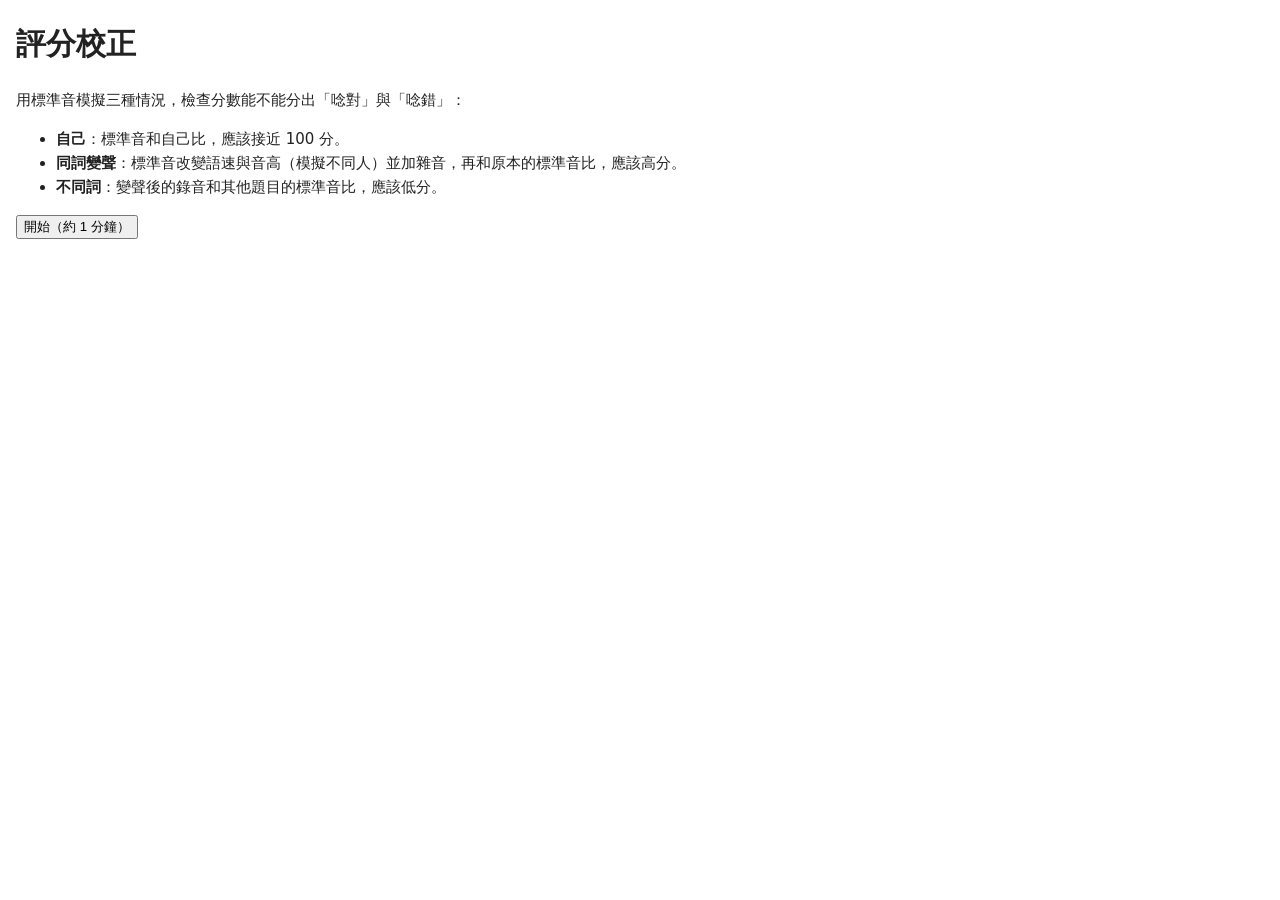
<file: tools/calibrate.html>
<!doctype html>
<html lang="zh-Hant-TW">
<head>
  <meta charset="utf-8">
  <meta name="viewport" content="width=device-width, initial-scale=1">
  <title>評分校正</title>
  <style>
    body { font: 15px/1.6 system-ui, sans-serif; margin: 16px; background: #fff; color: #222; }
    table { border-collapse: collapse; margin: 12px 0; }
    th, td { border: 1px solid #ccc; padding: 4px 8px; text-align: right; }
    th:first-child, td:first-child { text-align: left; }
    pre { background: #f4f4f4; padding: 8px; }
  </style>
</head>
<body>
  <h1>評分校正</h1>
  <p>用標準音模擬三種情況，檢查分數能不能分出「唸對」與「唸錯」：</p>
  <ul>
    <li><b>自己</b>：標準音和自己比，應該接近 100 分。</li>
    <li><b>同詞變聲</b>：標準音改變語速與音高（模擬不同人）並加雜音，再和原本的標準音比，應該高分。</li>
    <li><b>不同詞</b>：變聲後的錄音和其他題目的標準音比，應該低分。</li>
  </ul>
  <button id="run">開始（約 1 分鐘）</button>
  <p id="status"></p>
  <div id="out"></div>

  <script type="module">
    import { analyze, compare, CALIBRATION } from "../js/scoring.js";
    import { audioContext, loadAudio, toAnalysisRate } from "../js/audio.js";

    const $ = (id) => document.getElementById(id);
    const RATES = [0.88, 1.12];
    const SNR_DB = 25;
    const OTHERS = 3;

    async function variant(buffer, rate) {
      const length = Math.ceil((buffer.duration / rate) * 16000);
      const off = new OfflineAudioContext(1, length, 16000);
      const src = off.createBufferSource();
      src.buffer = buffer;
      src.playbackRate.value = rate; // 同時改變長度與音高、共振峰，近似不同說話者
      src.connect(off.destination);
      src.start();
      const x = (await off.startRendering()).getChannelData(0);
      let p = 0;
      for (const v of x) p += v * v;
      const noise = Math.sqrt(p / x.length / 10 ** (SNR_DB / 10));
      return x.map((v) => v + noise * (Math.random() * 2 - 1) * Math.sqrt(3));
    }

    const pct = (arr, q) => {
      const a = arr.filter(Number.isFinite).sort((x, y) => x - y);
      return a.length ? a[Math.min(a.length - 1, Math.floor(q * a.length))] : NaN;
    };

    function table(rows) {
      const cols = ["p10", "p50", "p90"];
      const head = `<tr><th>組別</th><th>數量</th>${["音段距離", "音高差", "分數"].map((n) => cols.map((c) => `<th>${n} ${c}</th>`).join("")).join("")}</tr>`;
      const body = rows
        .map(([name, rs]) => {
          const cells = [rs.map((r) => r.details.cost), rs.map((r) => r.details.toneDiff), rs.map((r) => r.score)]
            .map((vals) => [0.1, 0.5, 0.9].map((q) => `<td>${pct(vals, q).toFixed(2)}</td>`).join(""))
            .join("");
          return `<tr><td>${name}</td><td>${rs.length}</td>${cells}</tr>`;
        })
        .join("");
      return `<table>${head}${body}</table>`;
    }

    async function run() {
      audioContext();
      $("run").disabled = true;
      const bank = await (await fetch("../data/questions.json")).json();
      const qs = bank.questions.filter((q) => q.reference);
      const url = (f) => "../" + bank.audioBase + encodeURIComponent(f);

      const refs = [];
      for (const [i, q] of qs.entries()) {
        $("status").textContent = `分析標準音 ${i + 1} / ${qs.length}`;
        const buffer = await loadAudio(url(q.reference));
        refs.push({ q, buffer, a: analyze(await toAnalysisRate(buffer)) });
      }

      const self = [];
      const same = [];
      const diff = [];
      for (const [i, r] of refs.entries()) {
        $("status").textContent = `比對 ${i + 1} / ${refs.length}`;
        self.push(compare(r.a, r.a));
        for (const rate of RATES) {
          const v = analyze(await variant(r.buffer, rate));
          if (v.error) continue;
          same.push(compare(v, r.a));
          for (let k = 1; k <= OTHERS; k++) {
            const other = refs[(i + k * 37) % refs.length];
            diff.push(compare(v, other.a));
          }
        }
      }

      const sameCost = same.map((r) => r.details.cost);
      const diffCost = diff.map((r) => r.details.cost);
      const sameTone = same.map((r) => r.details.toneDiff);
      const diffTone = diff.map((r) => r.details.toneDiff);
      const suggest = {
        spectral: { best: +pct(sameCost, 0.5).toFixed(2), worst: +pct(diffCost, 0.25).toFixed(2) },
        tone: { best: +pct(sameTone, 0.5).toFixed(2), worst: +pct(diffTone, 0.5).toFixed(2) },
      };
      const separation = {
        sameAbove60: same.filter((r) => r.score >= 60).length / same.length,
        diffBelow60: diff.filter((r) => r.score < 60).length / diff.length,
      };
      window.calibration = { current: CALIBRATION, suggest, separation };
      $("status").textContent = "完成";
      $("out").innerHTML =
        table([["自己", self], ["同詞變聲", same], ["不同詞", diff]]) +
        `<p>同詞變聲 ≥ 60 分：${(separation.sameAbove60 * 100).toFixed(1)}%；不同詞 &lt; 60 分：${(separation.diffBelow60 * 100).toFixed(1)}%</p>` +
        `<pre>目前設定：${JSON.stringify({ spectral: CALIBRATION.spectral, tone: CALIBRATION.tone })}\n建議設定：${JSON.stringify(suggest)}</pre>`;
      $("run").disabled = false;
    }

    $("run").addEventListener("click", () => run().catch((e) => ($("status").textContent = "錯誤：" + e.message)));
  </script>
</body>
</html>
</file>
<file: css/style.css>
:root {
  --bg: #f5f3ee;
  --surface: #ffffff;
  --text: #1f2a2b;
  --muted: #5f6b6c;
  --line: #ddd8cc;
  --accent: #b5452f;
  --accent-text: #ffffff;
  --brand: #1f5e63;
  --good: #2e7d4f;
  --mid: #b7791f;
  --bad: #c0392b;
  --record: #c0392b;
  --record-active: #e74c3c;
  --radius: 14px;
  --han: "Noto Serif TC", "Noto Sans TC", "PingFang TC", "Microsoft JhengHei", "MingLiU-ExtB", "PMingLiU-ExtB", "SimSun-ExtB", "HanaMinB", serif;
  color-scheme: light;
}

@media (prefers-color-scheme: dark) {
  :root {
    --bg: #161b1c;
    --surface: #212829;
    --text: #e9ecec;
    --muted: #9aa6a7;
    --line: #36403f;
    --accent: #e0775f;
    --accent-text: #1a1a1a;
    --brand: #7fc3c7;
    --good: #5cc38a;
    --mid: #e0b050;
    --bad: #ef7466;
    color-scheme: dark;
  }
}

* {
  box-sizing: border-box;
}

html {
  -webkit-text-size-adjust: 100%;
}

body {
  margin: 0;
  background: var(--bg);
  color: var(--text);
  font: 17px/1.6 system-ui, -apple-system, "PingFang TC", "Noto Sans TC", "Microsoft JhengHei", sans-serif;
}

[hidden] {
  display: none !important;
}

.topbar {
  background: var(--brand);
  color: var(--surface);
  padding: 14px 16px calc(14px) 16px;
  padding-top: max(14px, env(safe-area-inset-top));
}

@media (prefers-color-scheme: dark) {
  .topbar {
    color: #102021;
  }
}

.topbar h1 {
  margin: 0 auto;
  max-width: 560px;
  font-size: 20px;
  letter-spacing: 0.05em;
}

main {
  max-width: 560px;
  margin: 0 auto;
  padding: 16px;
}

footer {
  max-width: 560px;
  margin: 24px auto 0;
  padding: 16px 16px max(24px, env(safe-area-inset-bottom));
  color: var(--muted);
  font-size: 13px;
  border-top: 1px solid var(--line);
}

footer p {
  margin: 4px 0;
}

a {
  color: var(--brand);
}

.card {
  background: var(--surface);
  border: 1px solid var(--line);
  border-radius: var(--radius);
  padding: 16px;
  margin: 0 0 16px;
}

fieldset.card {
  min-width: 0;
}

legend {
  font-weight: 700;
  padding: 0 4px;
}

.hint {
  color: var(--muted);
  font-size: 14px;
  margin: 8px 0 0;
}

.center {
  text-align: center;
}

.error {
  color: var(--bad);
  background: color-mix(in srgb, var(--bad) 10%, transparent);
  border-radius: 10px;
  padding: 10px 12px;
}

.status {
  color: var(--muted);
  text-align: center;
  min-height: 1.6em;
  margin: 8px 0;
}

input[type="number"] {
  width: 4.2em;
  font: inherit;
  padding: 6px 8px;
  border: 1px solid var(--line);
  border-radius: 8px;
  background: var(--bg);
  color: var(--text);
  text-align: center;
}

input[type="checkbox"] {
  width: 20px;
  height: 20px;
  accent-color: var(--brand);
}

.sources {
  display: flex;
  flex-wrap: wrap;
  align-items: center;
  gap: 4px 16px;
  padding: 4px 0 8px;
}

.sources input[type="radio"] {
  width: 20px;
  height: 20px;
  margin: 0;
  accent-color: var(--brand);
}

.sources .check:has(input:disabled) {
  opacity: 0.45;
}

#review-count {
  font-weight: 400;
}

#open-review {
  margin-left: auto;
  font-size: 15px;
}

#range-fields {
  border-top: 1px solid var(--line);
}

.range-row {
  display: flex;
  flex-wrap: wrap;
  align-items: center;
  justify-content: space-between;
  gap: 8px;
  padding: 8px 0;
}

.range-row + .range-row {
  border-top: 1px solid var(--line);
}

.range-row.off .range {
  opacity: 0.4;
}

.check {
  display: flex;
  align-items: center;
  gap: 8px;
  font-weight: 600;
}

.chips {
  display: flex;
  gap: 8px;
  margin-bottom: 12px;
}

.chip {
  flex: 1;
  font: inherit;
  padding: 8px 0;
  border: 1px solid var(--line);
  border-radius: 999px;
  background: var(--bg);
  color: var(--text);
  cursor: pointer;
}

.chip[aria-pressed="true"] {
  background: var(--brand);
  border-color: var(--brand);
  color: var(--surface);
}

button {
  font: inherit;
  cursor: pointer;
}

button:disabled {
  cursor: not-allowed;
  opacity: 0.45;
}

.primary,
.secondary {
  border-radius: 12px;
  padding: 10px 16px;
  border: 1px solid var(--brand);
}

.primary {
  background: var(--brand);
  color: var(--surface);
  font-weight: 700;
}

.secondary {
  background: var(--surface);
  color: var(--brand);
}

.big {
  display: block;
  width: 100%;
  padding: 14px;
  margin: 12px 0;
  font-size: 18px;
}

.link {
  background: none;
  border: none;
  color: var(--muted);
  text-decoration: underline;
  padding: 4px;
}

.modes {
  display: grid;
  grid-template-columns: 1fr 1fr;
  gap: 8px;
}

.mode {
  display: flex;
  gap: 8px;
  align-items: flex-start;
  padding: 10px;
  border: 1px solid var(--line);
  border-radius: 10px;
  cursor: pointer;
}

.mode:has(input:checked) {
  border-color: var(--brand);
  background: color-mix(in srgb, var(--brand) 8%, transparent);
}

.mode input {
  margin-top: 5px;
  accent-color: var(--brand);
}

.mode small {
  display: block;
  color: var(--muted);
  font-size: 13px;
  line-height: 1.4;
}

#practice-info {
  margin: -8px 0 16px;
  text-align: center;
}

/* 作答 */
#quiz {
  display: flex;
  flex-direction: column;
}

/* 練習模式：播放按鈕放進題目卡片，上一題／下一題緊接在卡片下方，手機不用捲動就按得到 */
#quiz.practice .question {
  margin-bottom: 0;
  padding-bottom: 16px;
}

.question .actions {
  margin-top: 16px;
  gap: 6px;
}

/* 窄螢幕（約 360 px 寬的 Android）也要讓按鈕排在同一行 */
.question .actions button {
  flex: 1 1 auto;
  padding: 8px 6px;
  font-size: 15px;
  white-space: nowrap;
}

/* 「隱藏讀音」緊跟在「標準發音」後面：單字按鈕多到要換行時，這兩個仍在第一行 */
.question .actions #toggle-answer {
  order: 1;
}

.question .actions #char-buttons > button {
  order: 2;
}

#quiz.practice .nav {
  order: 1;
}

#quiz.practice .nav .big {
  margin: 12px 0 16px;
}

#quiz.practice .feedback {
  order: 2;
}

.nav {
  display: flex;
  gap: 8px;
}

.nav .big {
  flex: 1;
}

.feedback.concealed .answer,
.feedback.concealed .note {
  visibility: hidden;
}

.progress-row {
  display: flex;
  justify-content: space-between;
  align-items: center;
  color: var(--muted);
  font-size: 15px;
}

.progress-bar {
  height: 6px;
  background: var(--line);
  border-radius: 3px;
  margin: 6px 0 16px;
  overflow: hidden;
}

#progress-fill {
  height: 100%;
  width: 0;
  background: var(--brand);
  transition: width 0.3s;
}

.question {
  text-align: center;
  padding: 20px 16px 24px;
}

.q-head {
  display: flex;
  align-items: center;
  justify-content: space-between;
  gap: 8px;
  min-height: 32px;
}

.q-label {
  color: var(--muted);
  font-size: 14px;
  margin: 0;
}

.review-toggle {
  flex: none;
  padding: 4px 12px;
  border: 1px solid var(--line);
  border-radius: 999px;
  background: var(--bg);
  color: var(--muted);
  font-size: 14px;
  white-space: nowrap;
}

.review-toggle.on {
  border-color: var(--mid);
  background: color-mix(in srgb, var(--mid) 14%, transparent);
  color: var(--mid);
  font-weight: 700;
}

/* 清單列只放星號 */
.review-toggle.compact {
  padding: 4px 8px;
  border: none;
  background: none;
  font-size: 24px;
  line-height: 1.2;
}

.result-list li.removed .r-word {
  opacity: 0.4;
}

.q-prompt {
  font-family: var(--han);
  font-size: clamp(40px, 13vw, 64px);
  line-height: 1.3;
  margin: 8px 0 0;
  word-break: break-all;
}

.q-prompt .target {
  color: var(--accent);
  font-weight: 700;
}

.q-prompt .bracket {
  color: var(--accent);
  font-weight: 400;
}

.q-speak {
  margin: 12px 0 0;
  padding: 8px 12px;
  border-radius: 10px;
  background: color-mix(in srgb, var(--mid) 15%, transparent);
  font-size: 15px;
}

.q-speak b {
  font-family: var(--han);
  font-size: 20px;
}

.record-area {
  text-align: center;
  margin: 8px 0 16px;
}

.record {
  width: 132px;
  height: 132px;
  border-radius: 50%;
  border: none;
  background: var(--record);
  color: #fff;
  display: inline-flex;
  flex-direction: column;
  align-items: center;
  justify-content: center;
  gap: 6px;
  box-shadow: 0 6px 18px color-mix(in srgb, var(--record) 35%, transparent);
  -webkit-user-select: none;
  user-select: none;
  -webkit-touch-callout: none;
  touch-action: none;
  -webkit-tap-highlight-color: transparent;
  transition: transform 0.1s, background 0.1s;
}

.record.unavailable {
  background: var(--muted);
  box-shadow: none;
}

.record-label {
  font-weight: 700;
  font-size: 16px;
}

.record-icon {
  width: 40px;
  height: 40px;
  fill: none;
  stroke: #fff;
  stroke-width: 2;
  stroke-linecap: round;
}

.record-icon rect {
  fill: #fff;
}

.record.active {
  background: var(--record-active);
  transform: scale(1.08);
  animation: pulse 1s infinite;
}

@keyframes pulse {
  0% {
    box-shadow: 0 0 0 0 color-mix(in srgb, var(--record-active) 55%, transparent);
  }
  100% {
    box-shadow: 0 0 0 26px transparent;
  }
}

.feedback {
  animation: rise 0.2s ease-out;
}

@keyframes rise {
  from {
    opacity: 0;
    transform: translateY(6px);
  }
}

.score-row {
  display: flex;
  align-items: center;
  gap: 16px;
}

.score {
  flex: none;
  width: 84px;
  height: 84px;
  border-radius: 50%;
  display: grid;
  place-items: center;
  font-size: 34px;
  font-weight: 800;
  color: #fff;
  background: var(--muted);
}

.score.good {
  background: var(--good);
}

.score.mid {
  background: var(--mid);
}

.score.bad {
  background: var(--bad);
}

.score-text {
  margin: 0;
  font-weight: 700;
  font-size: 18px;
}

.score-parts {
  margin: 2px 0 0;
  color: var(--muted);
  font-size: 14px;
}

.warnings {
  margin: 12px 0 0;
  padding-left: 20px;
  color: var(--mid);
  font-size: 15px;
}

.warnings:empty {
  display: none;
}

.answer {
  display: grid;
  grid-template-columns: auto 1fr;
  gap: 4px 12px;
  margin: 14px 0 0;
  padding-top: 12px;
  border-top: 1px solid var(--line);
}

.answer dt {
  color: var(--muted);
  font-size: 14px;
  padding-top: 2px;
}

.answer dd {
  margin: 0;
  font-weight: 600;
  overflow-wrap: anywhere;
}

.answer .han {
  font-family: var(--han);
}

/* 沒有分數時（練習模式、看答案）不留分數區的空白 */
.feedback.no-score .answer {
  margin-top: 0;
  padding-top: 0;
  border-top: 0;
}

.feedback.no-score .score-hint {
  display: none;
}

.note {
  margin: 10px 0 0;
  font-size: 14px;
  color: var(--muted);
}

.debug {
  font-size: 12px;
  background: var(--bg);
  padding: 8px;
  border-radius: 8px;
  overflow-x: auto;
}

.actions {
  display: flex;
  flex-wrap: wrap;
  gap: 8px;
  justify-content: center;
}

#char-buttons {
  display: contents;
}

/* 結果 */
.result-summary {
  text-align: center;
}

.avg {
  font-size: 56px;
  font-weight: 800;
  margin: 0;
  color: var(--brand);
}

.result-list {
  list-style: none;
  padding: 0;
  margin: 0 0 8px;
}

.result-list li {
  display: flex;
  align-items: center;
  gap: 12px;
  background: var(--surface);
  border: 1px solid var(--line);
  border-radius: 10px;
  padding: 8px 12px;
  margin-bottom: 8px;
}

.result-list .r-word {
  flex: 1;
  font-family: var(--han);
  font-size: 20px;
}

.result-list .r-label {
  color: var(--muted);
  font-size: 13px;
  display: block;
  font-family: system-ui, sans-serif;
}

.result-list .r-score {
  font-weight: 800;
  font-size: 20px;
  min-width: 2.5em;
  text-align: right;
}

.r-score.good {
  color: var(--good);
}

.r-score.mid {
  color: var(--mid);
}

.r-score.bad {
  color: var(--bad);
}
</file>
